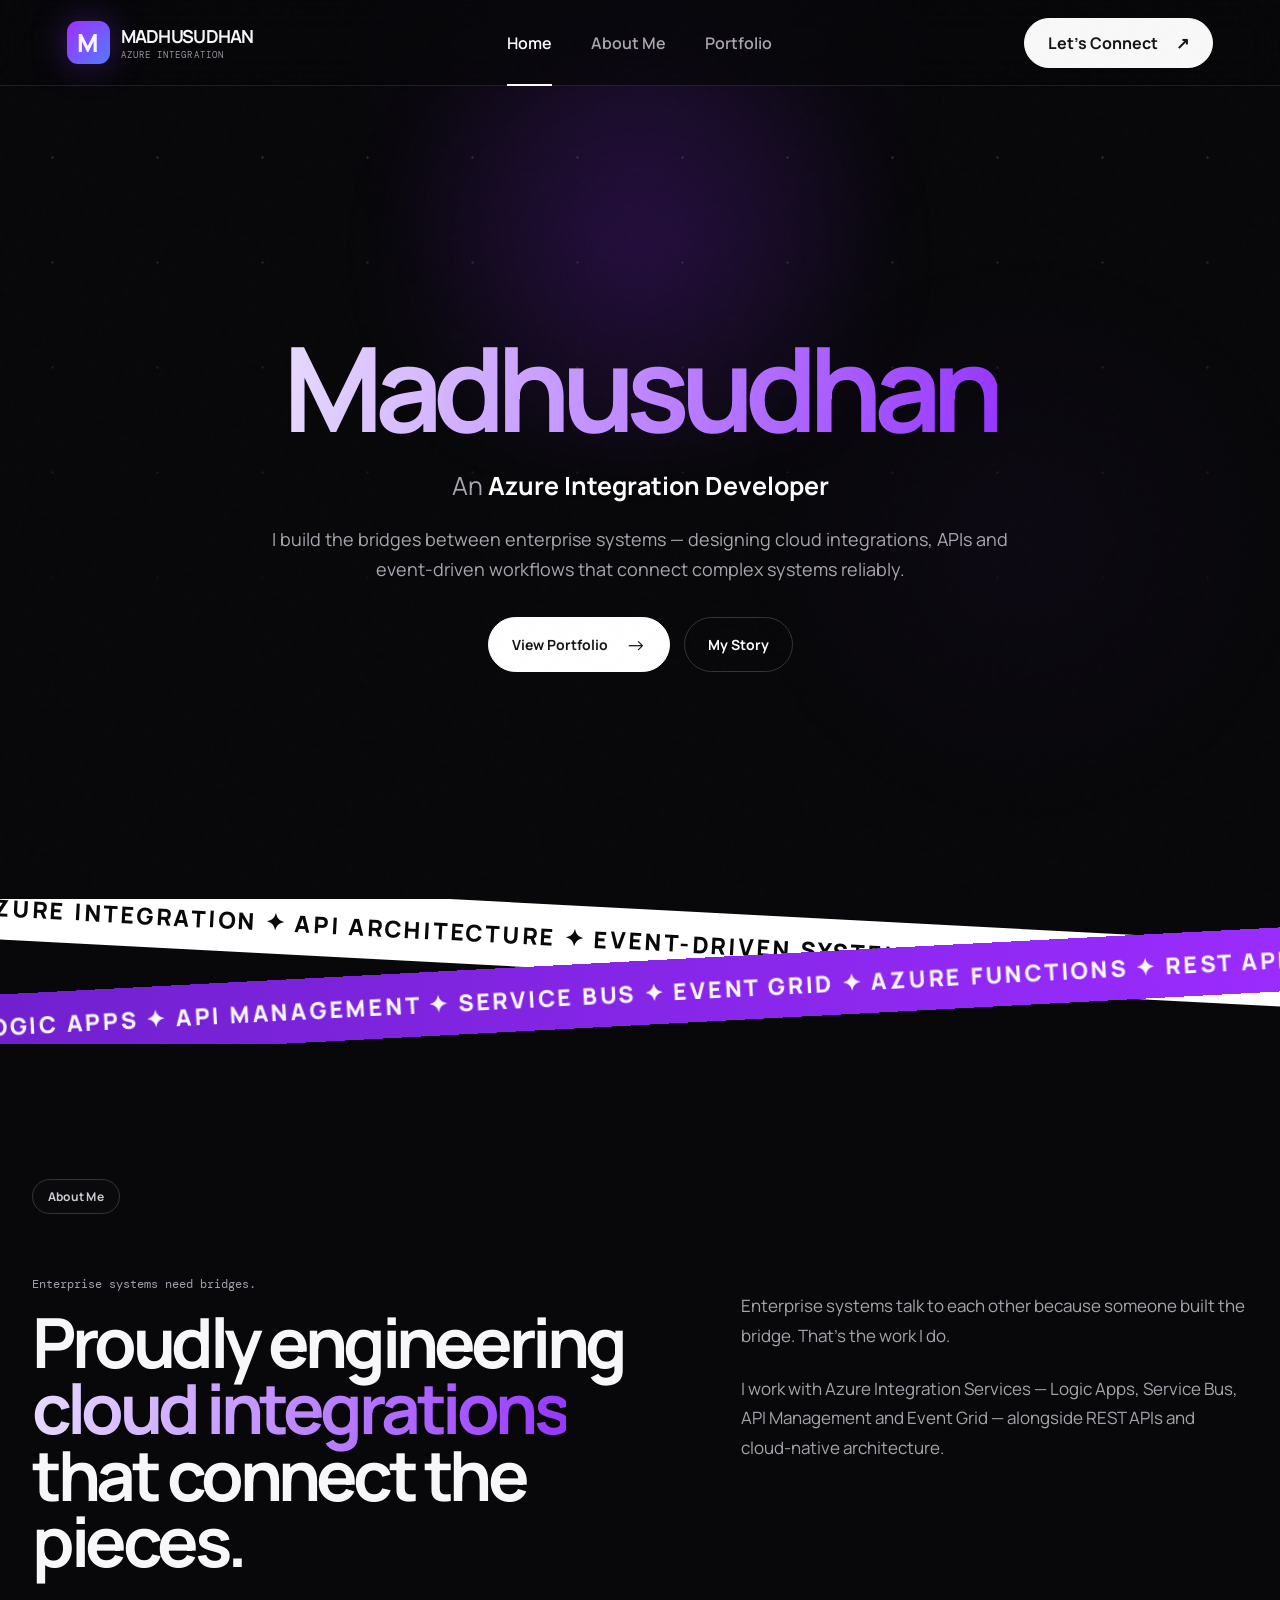
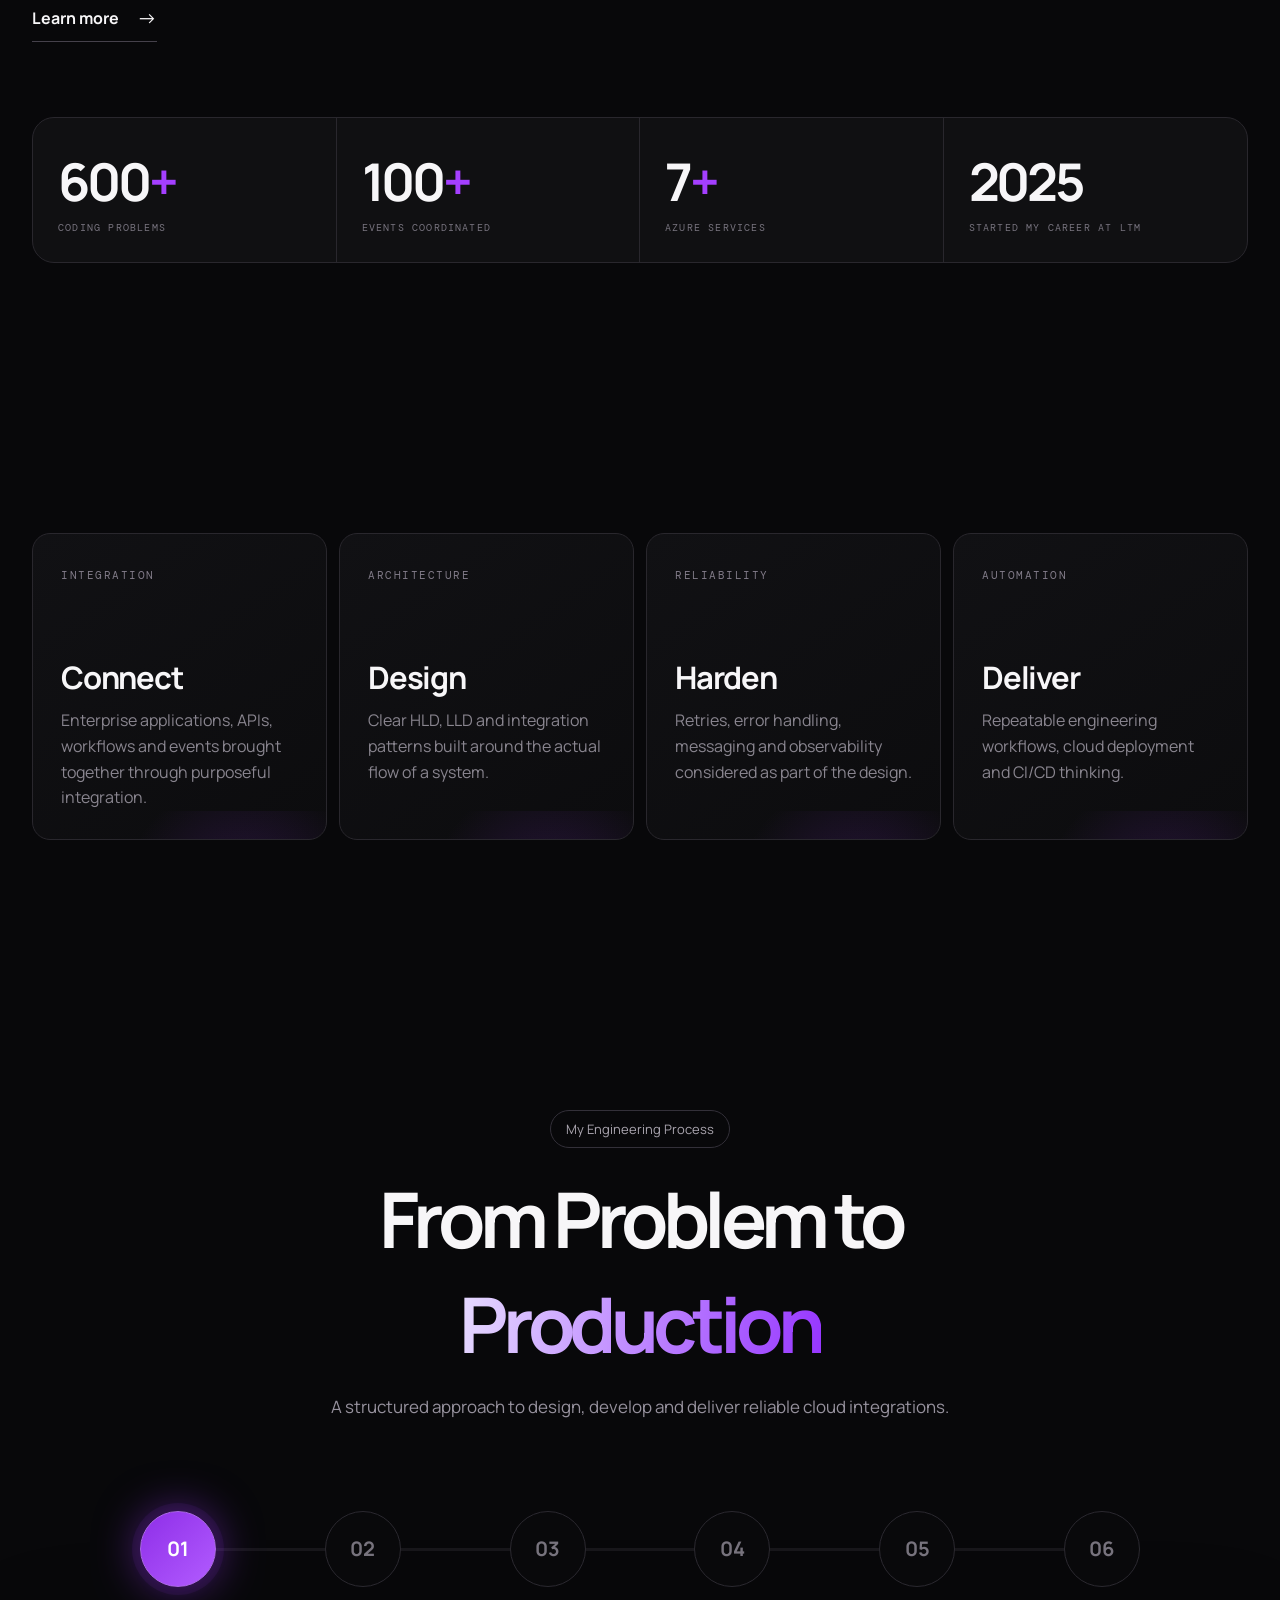
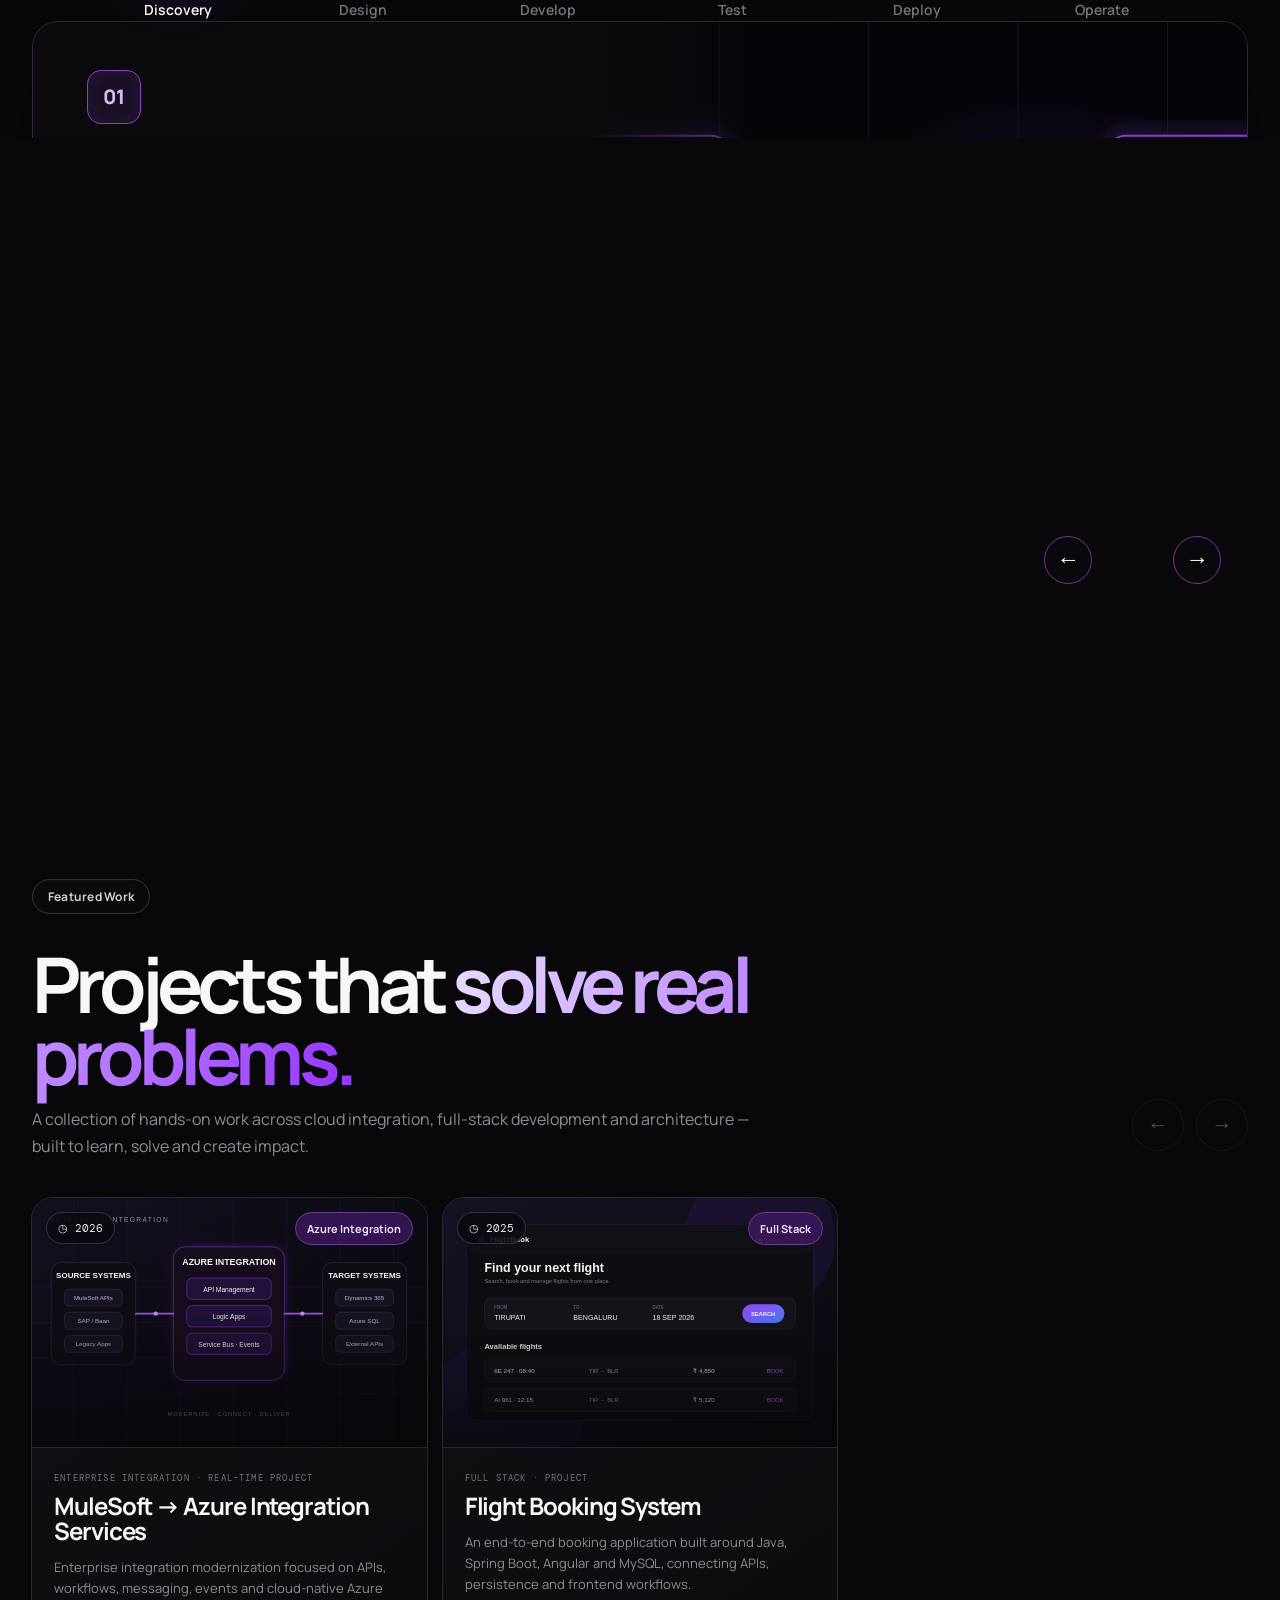
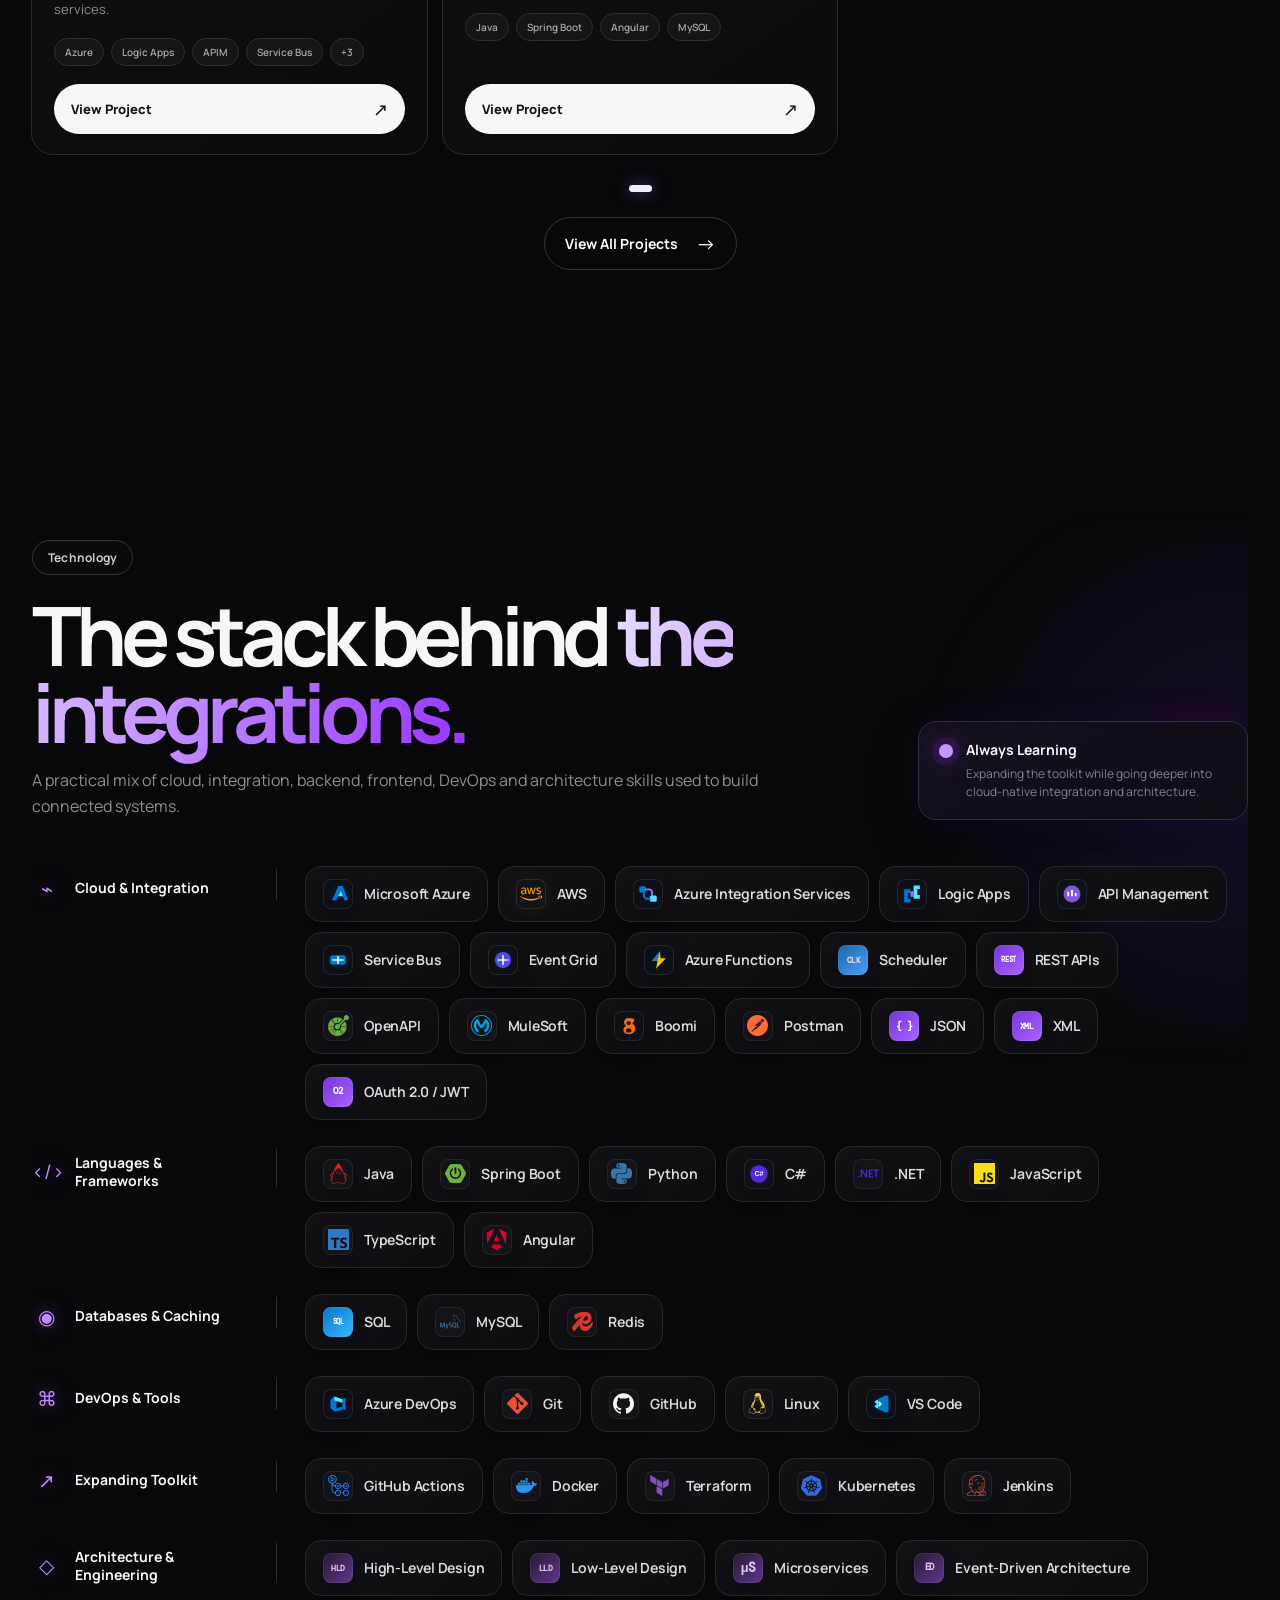
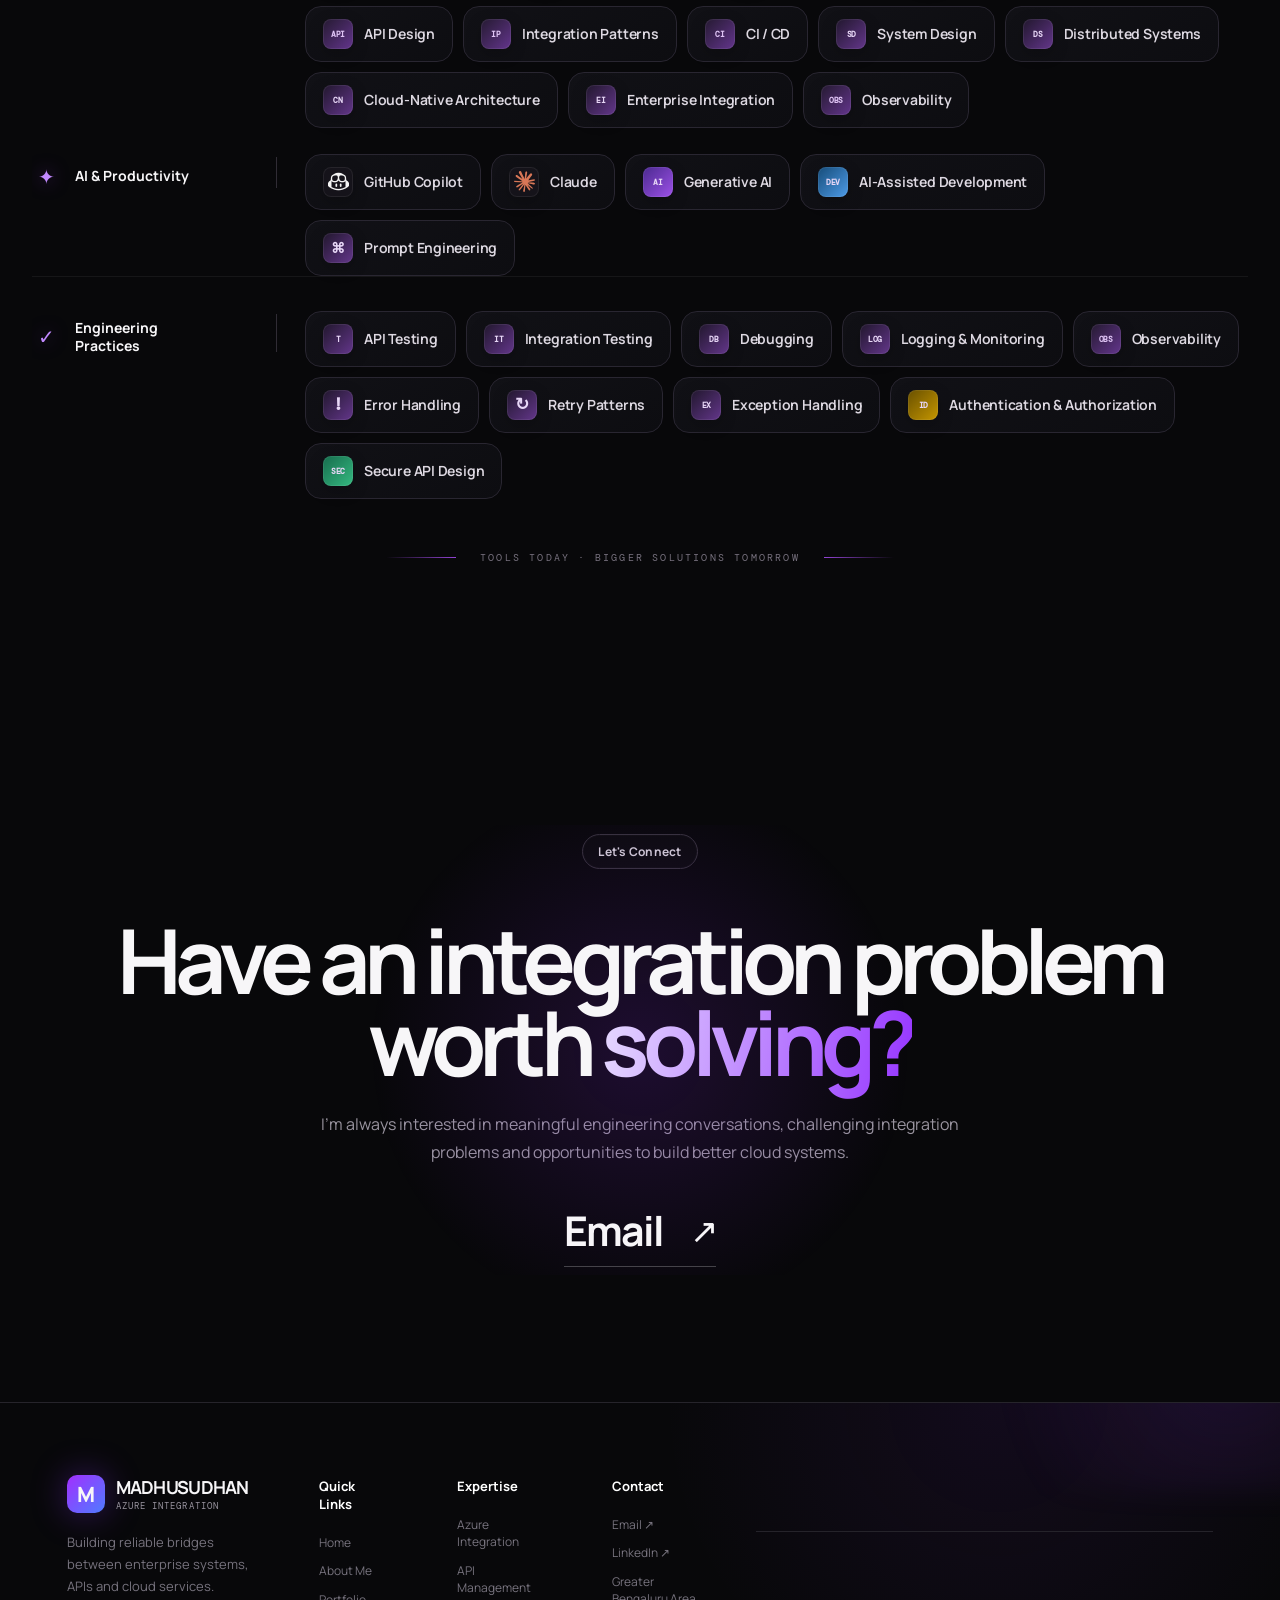
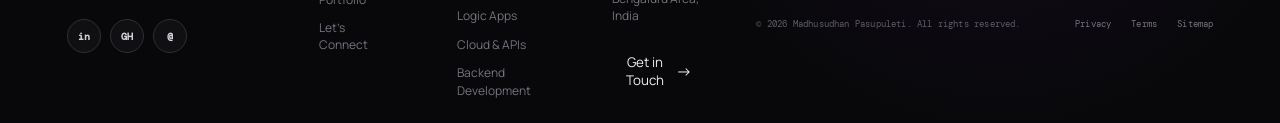
<file: index.html>
<!doctype html>
<html lang="en">
<head>
<meta charset="utf-8"><meta name="viewport" content="width=device-width,initial-scale=1">
<meta name="description" content="Madhusudhan Pasupuleti — Azure Integration Developer portfolio">
<title>Madhusudhan Pasupuleti | Azure Integration Developer</title>
<link rel="stylesheet" href="css/style.css">
</head>
<body data-page="home">
<div class="noise"></div>
<header class="nav">
  <a class="brand" href="index.html"><span class="brand-mark">M</span><span><b>MADHUSUDHAN</b><small>AZURE INTEGRATION</small></span></a>
  <button class="menu-btn" aria-label="Open menu"><span></span><span></span></button>
  <nav class="nav-links">
    <a class="active" href="index.html">Home</a><a href="about.html">About Me</a><a href="portfolio.html">Portfolio</a>
  </nav>
  <a class="nav-cta" href="#contact">Let's Connect <span>↗</span></a>
</header>

<main>
<section class="hero">
  <div class="stars"></div><div class="hero-glow"></div>
  <h1><span>Madhusudhan</span></h1>
  <p class="hero-role">An <strong>Azure Integration Developer</strong></p>
  <p class="hero-sub">I build the bridges between enterprise systems — designing cloud integrations, APIs and event-driven workflows that connect complex systems reliably.</p>
  <div class="hero-actions"><a class="btn primary" href="portfolio.html">View Portfolio <b>→</b></a><a class="btn ghost" href="about.html">My Story</a></div>
</section>

<section class="marquee-wrap" aria-hidden="true">
  <div class="marquee white"><div class="marquee-track">AZURE INTEGRATION ✦ API ARCHITECTURE ✦ EVENT-DRIVEN SYSTEMS ✦ CLOUD ENGINEERING ✦ AZURE INTEGRATION ✦ API ARCHITECTURE ✦ EVENT-DRIVEN SYSTEMS ✦ CLOUD ENGINEERING ✦</div></div>
  <div class="marquee purple"><div class="marquee-track reverse">LOGIC APPS ✦ API MANAGEMENT ✦ SERVICE BUS ✦ EVENT GRID ✦ AZURE FUNCTIONS ✦ REST APIs ✦ LOGIC APPS ✦ API MANAGEMENT ✦</div></div>
</section>

<section class="section about-preview">
  <div class="section-label">About Me</div>
  <div class="about-grid">
    <div class="about-heading"><span class="eyebrow">Enterprise systems need bridges.</span><h2>Proudly engineering <span>cloud integrations</span> that connect the pieces.</h2><a class="text-link" href="about.html">Learn more <b>→</b></a></div>
    <div class="about-copy"><p>Enterprise systems talk to each other because someone built the bridge. That's the work I do.</p><p>I work with Azure Integration Services — Logic Apps, Service Bus, API Management and Event Grid — alongside REST APIs and cloud-native architecture.</p></div>
  </div>
  <div class="stats-row">
    <div class="stat"><strong>600<span>+</span></strong><small>CODING PROBLEMS</small></div>
    <div class="stat"><strong>100<span>+</span></strong><small>EVENTS COORDINATED</small></div>
    <div class="stat"><strong>7<span>+</span></strong><small>AZURE SERVICES</small></div>
    <div class="stat"><strong>2025</strong><small>STARTED MY CAREER AT LTM</small></div>
  </div>
</section>

<section class="section principles">
  <div class="principle-grid">
    <article><small>INTEGRATION</small><h3>Connect</h3><p>Enterprise applications, APIs, workflows and events brought together through purposeful integration.</p></article>
    <article><small>ARCHITECTURE</small><h3>Design</h3><p>Clear HLD, LLD and integration patterns built around the actual flow of a system.</p></article>
    <article><small>RELIABILITY</small><h3>Harden</h3><p>Retries, error handling, messaging and observability considered as part of the design.</p></article>
    <article><small>AUTOMATION</small><h3>Deliver</h3><p>Repeatable engineering workflows, cloud deployment and CI/CD thinking.</p></article>
  </div>
</section>

<section class="section process-section">
  <div class="center-head">
    <span class="pill">My Engineering Process</span>
    <h2>From Problem to <span>Production</span></h2>
    <p>A structured approach to design, develop and deliver reliable cloud integrations.</p>
  </div>

  <div class="process-tabs" role="tablist" aria-label="Engineering process steps">
    <button class="process-tab active" data-step="0" role="tab" aria-selected="true"><span>01</span><small>Discovery</small></button>
    <button class="process-tab" data-step="1" role="tab" aria-selected="false"><span>02</span><small>Design</small></button>
    <button class="process-tab" data-step="2" role="tab" aria-selected="false"><span>03</span><small>Develop</small></button>
    <button class="process-tab" data-step="3" role="tab" aria-selected="false"><span>04</span><small>Test</small></button>
    <button class="process-tab" data-step="4" role="tab" aria-selected="false"><span>05</span><small>Deploy</small></button>
    <button class="process-tab" data-step="5" role="tab" aria-selected="false"><span>06</span><small>Operate</small></button>
  </div>
  <div class="process-line"><span></span></div>

  <div class="process-card" id="process-panel">
    <div class="process-meta">
      <div class="process-number" id="process-number">01</div>
      <span id="process-kicker">Discovery & Context</span>
      <strong id="process-title">Understand</strong>
      <p id="process-copy">Requirements, systems, dependencies and business flow. Start with clarity before implementation.</p>
      <ul id="process-list" class="process-list"></ul>
      <div class="process-outcome"><span>OUTCOME</span><strong id="process-outcome">Clear integration roadmap</strong></div>
    </div>
    <div class="process-visual">
      <img id="process-image" src="assets/process/process-01.svg" alt="Discovery and context engineering process illustration">
      <div class="process-image-glow"></div>
      <div class="process-controls">
        <button id="process-prev" type="button" aria-label="Previous process step">←</button>
        <span id="process-counter">01 / 06</span>
        <button id="process-next" type="button" aria-label="Next process step">→</button>
      </div>
    </div>
  </div>
</section>

<section class="section featured featured-projects" id="featured-work">
  <div class="featured-head">
    <div>
      <span class="section-label">Featured Work</span>
      <h2>Projects that <span>solve real problems.</span></h2>
      <p>A collection of hands-on work across cloud integration, full-stack development and architecture — built to learn, solve and create impact.</p>
    </div>
    <div class="featured-controls" aria-label="Project carousel controls">
      <button class="project-nav" id="projects-prev" type="button" aria-label="Previous projects">←</button>
      <button class="project-nav" id="projects-next" type="button" aria-label="Next projects">→</button>
    </div>
  </div>

  <div class="projects-viewport">
    <div class="projects-track" id="projects-track">
      <article class="project-card" data-project="migration">
        <div class="project-cover">
          <div class="project-year">◷ 2026</div>
          <span class="project-category">Azure Integration</span>
          <img src="assets/projects/migration.svg" alt="Azure integration migration architecture illustration" loading="lazy">
        </div>
        <div class="project-card-body">
          <div class="project-kicker">ENTERPRISE INTEGRATION · REAL-TIME PROJECT</div>
          <h3>MuleSoft → Azure Integration Services</h3>
          <p>Enterprise integration modernization focused on APIs, workflows, messaging, events and cloud-native Azure services.</p>
          <div class="project-tags"><span>Azure</span><span>Logic Apps</span><span>APIM</span><span>Service Bus</span><span>+3</span></div>
          <a class="project-view" href="portfolio.html#project-mulesoft">View Project <b>↗</b></a>
        </div>
      </article>

      <article class="project-card" data-project="flight">
        <div class="project-cover">
          <div class="project-year">◷ 2025</div>
          <span class="project-category">Full Stack</span>
          <img src="assets/projects/flight.svg" alt="Flight booking application interface illustration" loading="lazy">
        </div>
        <div class="project-card-body">
          <div class="project-kicker">FULL STACK · PROJECT</div>
          <h3>Flight Booking System</h3>
          <p>An end-to-end booking application built around Java, Spring Boot, Angular and MySQL, connecting APIs, persistence and frontend workflows.</p>
          <div class="project-tags"><span>Java</span><span>Spring Boot</span><span>Angular</span><span>MySQL</span></div>
          <a class="project-view" href="portfolio.html#project-flight">View Project <b>↗</b></a>
        </div>
      </article>

      <!--Can add more projects-->

    </div>
  </div>

  <div class="projects-footer">
    <div class="project-dots" id="project-dots" aria-label="Project carousel position"></div>
    <a class="btn ghost" href="portfolio.html">View All Projects <b>→</b></a>
  </div>
</section>
<section class="section stack-section" id="technology">
  <div class="stack-head">
    <div>
      <span class="section-label">Technology</span>
      <h2>The stack behind <span>the integrations.</span></h2>
      <p>A practical mix of cloud, integration, backend, frontend, DevOps and architecture skills used to build connected systems.</p>
    </div>
    <div class="learning-card">
      <span class="learning-dot"></span>
      <div><strong>Always Learning</strong><small>Expanding the toolkit while going deeper into cloud-native integration and architecture.</small></div>
    </div>
  </div>

  <div class="skills-groups">
    <div class="skill-group">
      <div class="skill-group-title"><span class="skill-group-icon">⌁</span><strong>Cloud &amp; Integration</strong></div>
      <div class="skill-chips">
        <div class="skill-chip"><span class="skill-icon image-icon"><img src="assets/skills/logos/azure.svg" alt="" aria-hidden="true"></span><span>Microsoft Azure</span></div>
        <div class="skill-chip"><span class="skill-icon si-aws"></span><span>AWS</span></div>
        <div class="skill-chip"><span class="skill-icon image-icon"><img src="assets/skills/logos/azure-integration.svg" alt="" aria-hidden="true"></span><span>Azure Integration Services</span></div>
        <div class="skill-chip"><span class="skill-icon image-icon"><img src="assets/skills/logos/logic-apps.svg" alt="" aria-hidden="true"></span><span>Logic Apps</span></div>
        <div class="skill-chip"><span class="skill-icon image-icon"><img src="assets/skills/logos/apim.svg" alt="" aria-hidden="true"></span><span>API Management</span></div>
        <div class="skill-chip"><span class="skill-icon image-icon"><img src="assets/skills/logos/service-bus.svg" alt="" aria-hidden="true"></span><span>Service Bus</span></div>
        <div class="skill-chip"><span class="skill-icon image-icon"><img src="assets/skills/logos/event-grid.svg" alt="" aria-hidden="true"></span><span>Event Grid</span></div>
        <div class="skill-chip"><span class="skill-icon image-icon"><img src="assets/skills/logos/azure-functions.svg" alt="" aria-hidden="true"></span><span>Azure Functions</span></div>
        <div class="skill-chip"><span class="skill-icon custom scheduler">CLK</span><span>Scheduler</span></div>
        <div class="skill-chip"><span class="skill-icon custom rest">REST</span><span>REST APIs</span></div>
        <div class="skill-chip"><span class="skill-icon si-openapiinitiative"></span><span>OpenAPI</span></div>
        <div class="skill-chip"><span class="skill-icon si-mulesoft"></span><span>MuleSoft</span></div>
        <div class="skill-chip"><span class="skill-icon image-icon"><img src="assets/skills/logos/boomi.svg" alt="" aria-hidden="true"></span><span>Boomi</span></div>
        <div class="skill-chip"><span class="skill-icon si-postman"></span><span>Postman</span></div>
        <div class="skill-chip"><span class="skill-icon custom json">{ }</span><span>JSON</span></div>
        <div class="skill-chip"><span class="skill-icon custom xml">XML</span><span>XML</span></div>
        <div class="skill-chip"><span class="skill-icon custom oauth">O2</span><span>OAuth 2.0 / JWT</span></div>
      </div>
    </div>

    <div class="skill-group">
      <div class="skill-group-title"><span class="skill-group-icon">&lt;/&gt;</span><strong>Languages &amp; Frameworks</strong></div>
      <div class="skill-chips">
        <div class="skill-chip"><span class="skill-icon si-openjdk"></span><span>Java</span></div>
        <div class="skill-chip"><span class="skill-icon si-springboot"></span><span>Spring Boot</span></div>
        <div class="skill-chip"><span class="skill-icon si-python"></span><span>Python</span></div>
        <div class="skill-chip"><span class="skill-icon image-icon"><img src="assets/skills/logos/csharp.svg" alt="" aria-hidden="true"></span><span>C#</span></div>
        <div class="skill-chip"><span class="skill-icon si-dotnet"></span><span>.NET</span></div>
        <div class="skill-chip"><span class="skill-icon si-javascript"></span><span>JavaScript</span></div>
        <div class="skill-chip"><span class="skill-icon si-typescript"></span><span>TypeScript</span></div>
        <div class="skill-chip"><span class="skill-icon si-angular"></span><span>Angular</span></div>
      </div>
    </div>

    <div class="skill-group">
      <div class="skill-group-title"><span class="skill-group-icon">◉</span><strong>Databases &amp; Caching</strong></div>
      <div class="skill-chips">
        <div class="skill-chip"><span class="skill-icon custom sql">SQL</span><span>SQL</span></div>
        <div class="skill-chip"><span class="skill-icon si-mysql"></span><span>MySQL</span></div>
        <div class="skill-chip"><span class="skill-icon si-redis"></span><span>Redis</span></div>
      </div>
    </div>

    <div class="skill-group">
      <div class="skill-group-title"><span class="skill-group-icon">⌘</span><strong>DevOps &amp; Tools</strong></div>
      <div class="skill-chips">
        <div class="skill-chip"><span class="skill-icon image-icon"><img src="assets/skills/logos/azure-devops.svg" alt="" aria-hidden="true"></span><span>Azure DevOps</span></div>
        <div class="skill-chip"><span class="skill-icon si-git"></span><span>Git</span></div>
        <div class="skill-chip"><span class="skill-icon si-github"></span><span>GitHub</span></div>
        <div class="skill-chip"><span class="skill-icon si-linux"></span><span>Linux</span></div>
        <div class="skill-chip"><span class="skill-icon image-icon"><img src="assets/skills/logos/vscode.svg" alt="" aria-hidden="true"></span><span>VS Code</span></div>

      </div>
    </div>

    <div class="skill-group">
      <div class="skill-group-title"><span class="skill-group-icon">↗</span><strong>Expanding Toolkit</strong></div>
      <div class="skill-chips">
        <div class="skill-chip"><span class="skill-icon si-githubactions"></span><span>GitHub Actions</span></div>
        <div class="skill-chip"><span class="skill-icon si-docker"></span><span>Docker</span></div>
        <div class="skill-chip"><span class="skill-icon si-terraform"></span><span>Terraform</span></div>
        <div class="skill-chip"><span class="skill-icon si-kubernetes"></span><span>Kubernetes</span></div>
        <div class="skill-chip"><span class="skill-icon si-jenkins"></span><span>Jenkins</span></div>
      </div>
    </div>

    <div class="skill-group">
      <div class="skill-group-title"><span class="skill-group-icon">◇</span><strong>Architecture &amp; Engineering</strong></div>
      <div class="skill-chips">
        <div class="skill-chip"><span class="skill-icon custom hld">HLD</span><span>High-Level Design</span></div>
        <div class="skill-chip"><span class="skill-icon custom lld">LLD</span><span>Low-Level Design</span></div>
        <div class="skill-chip"><span class="skill-icon custom micro">μS</span><span>Microservices</span></div>
        <div class="skill-chip"><span class="skill-icon custom eventarch">ED</span><span>Event-Driven Architecture</span></div>
        <div class="skill-chip"><span class="skill-icon custom api">API</span><span>API Design</span></div>
        <div class="skill-chip"><span class="skill-icon custom patterns">IP</span><span>Integration Patterns</span></div>
        <div class="skill-chip"><span class="skill-icon custom cicd">CI</span><span>CI / CD</span></div>
        <div class="skill-chip"><span class="skill-icon custom systemdesign">SD</span><span>System Design</span></div>
        <div class="skill-chip"><span class="skill-icon custom distributed">DS</span><span>Distributed Systems</span></div>
        <div class="skill-chip"><span class="skill-icon custom cloudnative">CN</span><span>Cloud-Native Architecture</span></div>
        <div class="skill-chip"><span class="skill-icon custom enterprise">EI</span><span>Enterprise Integration</span></div>
        <div class="skill-chip"><span class="skill-icon custom obs">OBS</span><span>Observability</span></div>
      </div>
    </div>

    <div class="skill-group">
      <div class="skill-group-title"><span class="skill-group-icon">✦</span><strong>AI &amp; Productivity</strong></div>
      <div class="skill-chips">
        <div class="skill-chip"><span class="skill-icon si-githubcopilot"></span><span>GitHub Copilot</span></div>
        <div class="skill-chip"><span class="skill-icon si-claude"></span><span>Claude</span></div>
        <div class="skill-chip"><span class="skill-icon custom genai">AI</span><span>Generative AI</span></div>
        <div class="skill-chip"><span class="skill-icon custom aidev">DEV</span><span>AI-Assisted Development</span></div>
        <div class="skill-chip"><span class="skill-icon custom prompt">⌘</span><span>Prompt Engineering</span></div>
      </div>
    </div>
  </div>

  <div class="skill-group engineering-practices">
    <div class="skill-group-title"><span class="skill-group-icon">✓</span><strong>Engineering Practices</strong></div>
    <div class="skill-chips">
      <div class="skill-chip"><span class="skill-icon custom testing">T</span><span>API Testing</span></div>
      <div class="skill-chip"><span class="skill-icon custom inttesting">IT</span><span>Integration Testing</span></div>
      <div class="skill-chip"><span class="skill-icon custom debug">DB</span><span>Debugging</span></div>
      <div class="skill-chip"><span class="skill-icon custom logging">LOG</span><span>Logging &amp; Monitoring</span></div>
      <div class="skill-chip"><span class="skill-icon custom obs">OBS</span><span>Observability</span></div>
      <div class="skill-chip"><span class="skill-icon custom error">!</span><span>Error Handling</span></div>
      <div class="skill-chip"><span class="skill-icon custom retry">↻</span><span>Retry Patterns</span></div>
      <div class="skill-chip"><span class="skill-icon custom exception">EX</span><span>Exception Handling</span></div>
      <div class="skill-chip"><span class="skill-icon custom auth">ID</span><span>Authentication &amp; Authorization</span></div>
      <div class="skill-chip"><span class="skill-icon custom secure">SEC</span><span>Secure API Design</span></div>
    </div>
  </div>
  <div class="stack-foot"><span></span><small>TOOLS TODAY · BIGGER SOLUTIONS TOMORROW</small><span></span></div>
</section>

<section id="contact" class="section contact-section">
  <div class="contact-glow"></div><span class="section-label">Let's Connect</span>
  <h2>Have an integration problem<br>worth <span>solving?</span></h2>
  <p>I'm always interested in meaningful engineering conversations, challenging integration problems and opportunities to build better cloud systems.</p>
  <button class="big-mail action-link" type="button" data-action="email">Email <b>↗</b></button>
</section>
</main>
<footer class="site-footer">
  <div class="footer-inner">
    <div class="footer-brand-col">
      <a class="brand footer-brand" href="index.html">
        <span class="brand-mark">M</span>
        <span><b>MADHUSUDHAN</b><small>AZURE INTEGRATION</small></span>
      </a>
      <p>Building reliable bridges between enterprise systems, APIs and cloud services.</p>
      <div class="footer-socials" aria-label="Social links">
        <button type="button" data-action="linkedin" aria-label="LinkedIn">in</button>
        <button type="button" data-action="github" aria-label="GitHub">GH</button>
        <button type="button" data-action="email" aria-label="Email">@</button>
      </div>
    </div>

    <div class="footer-col">
      <h4>Quick Links</h4>
      <a href="index.html">Home</a>
      <a href="about.html">About Me</a>
      <a href="portfolio.html">Portfolio</a>
      <a href="index.html#contact">Let's Connect</a>
    </div>

    <div class="footer-col">
      <h4>Expertise</h4>
      <a href="index.html#technology">Azure Integration</a>
      <a href="index.html#technology">API Management</a>
      <a href="index.html#technology">Logic Apps</a>
      <a href="index.html#technology">Cloud & APIs</a>
      <a href="index.html#technology">Backend Development</a>
    </div>

    <div class="footer-col footer-contact-col">
      <h4>Contact</h4>
      <button class="footer-action" type="button" data-action="email">Email ↗</button>
      <button class="footer-action" type="button" data-action="linkedin">LinkedIn ↗</button>
      <span>Greater Bengaluru Area, India</span>
      <button class="footer-contact-btn" type="button" data-action="email">Get in Touch <b>→</b></button>
    </div>
  </div>

  <div class="footer-bottom">
    <span>© 2026 Madhusudhan Pasupuleti. All rights reserved.</span>
    <div>
      <a href="index.html">Privacy</a>
      <a href="index.html">Terms</a>
      <a href="index.html">Sitemap</a>
    </div>
  </div>
</footer>
<script src="js/main.js"></script>
</body></html>
</file>
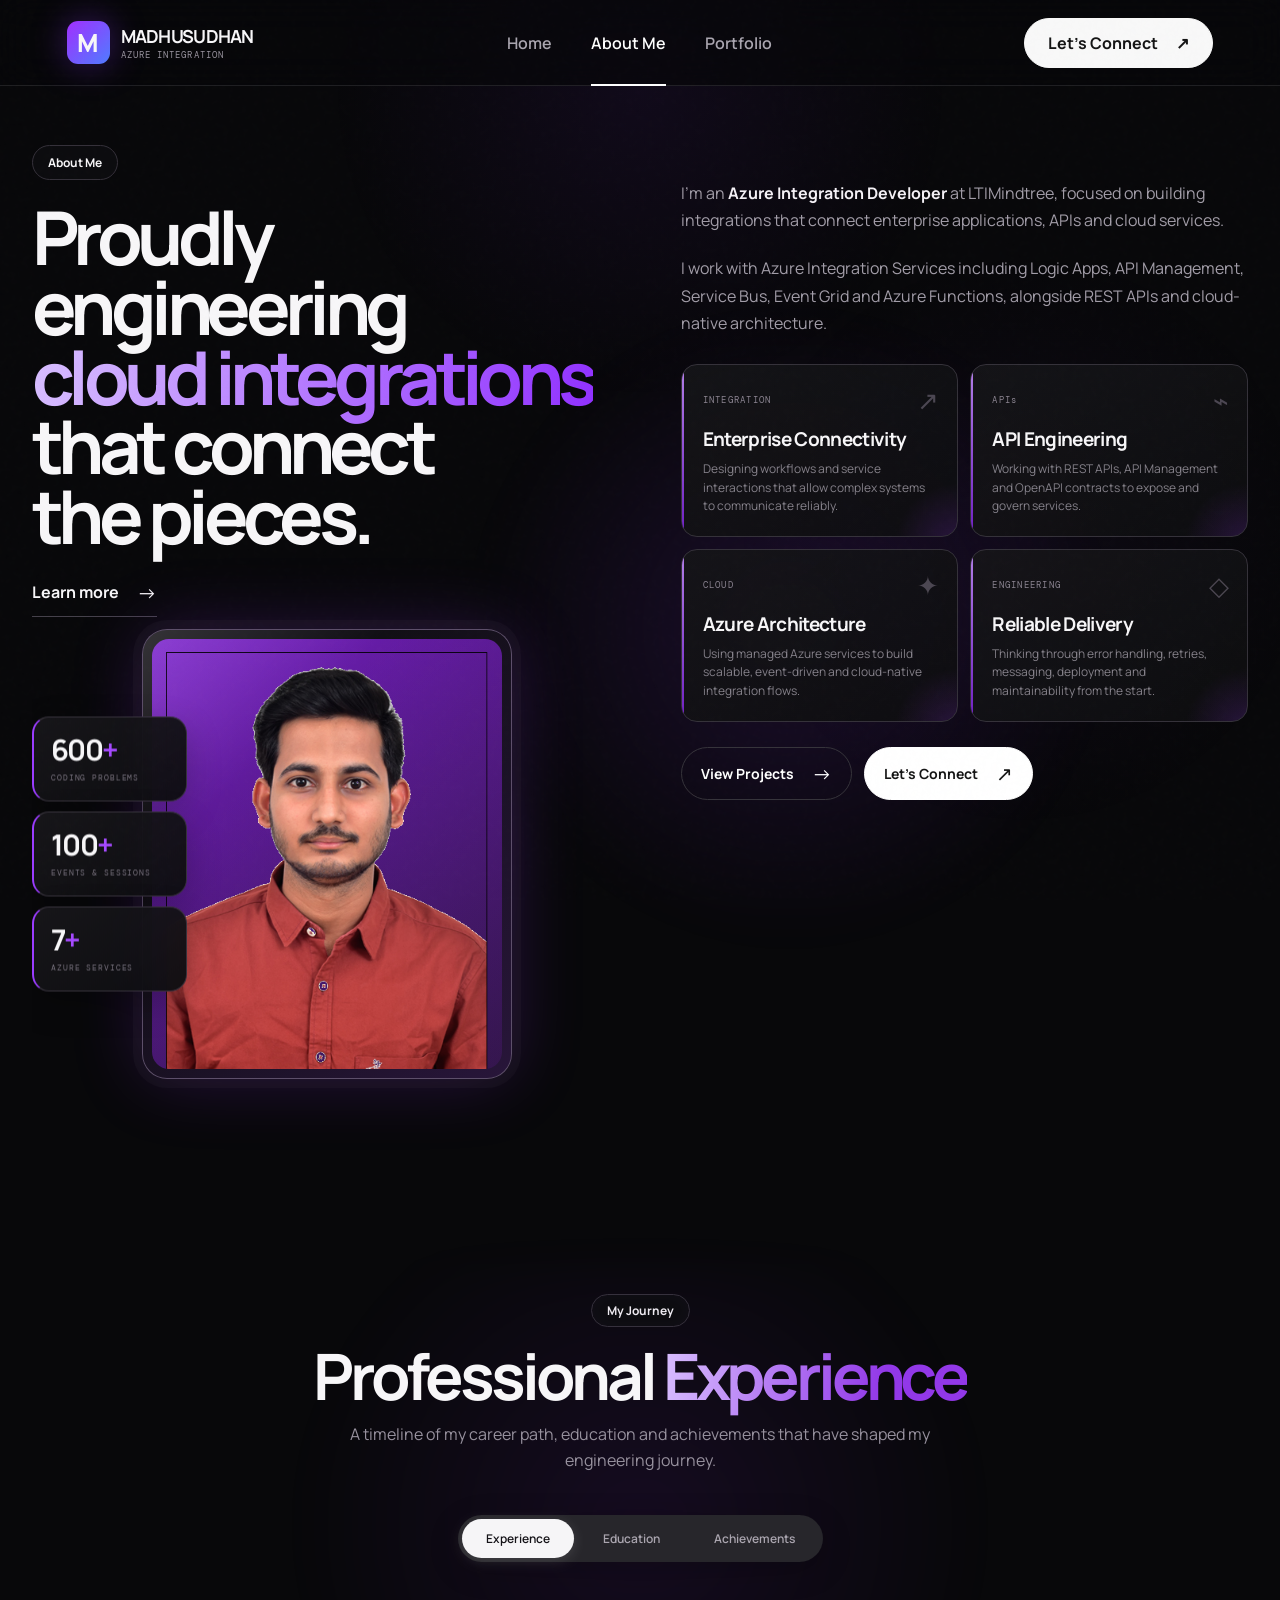
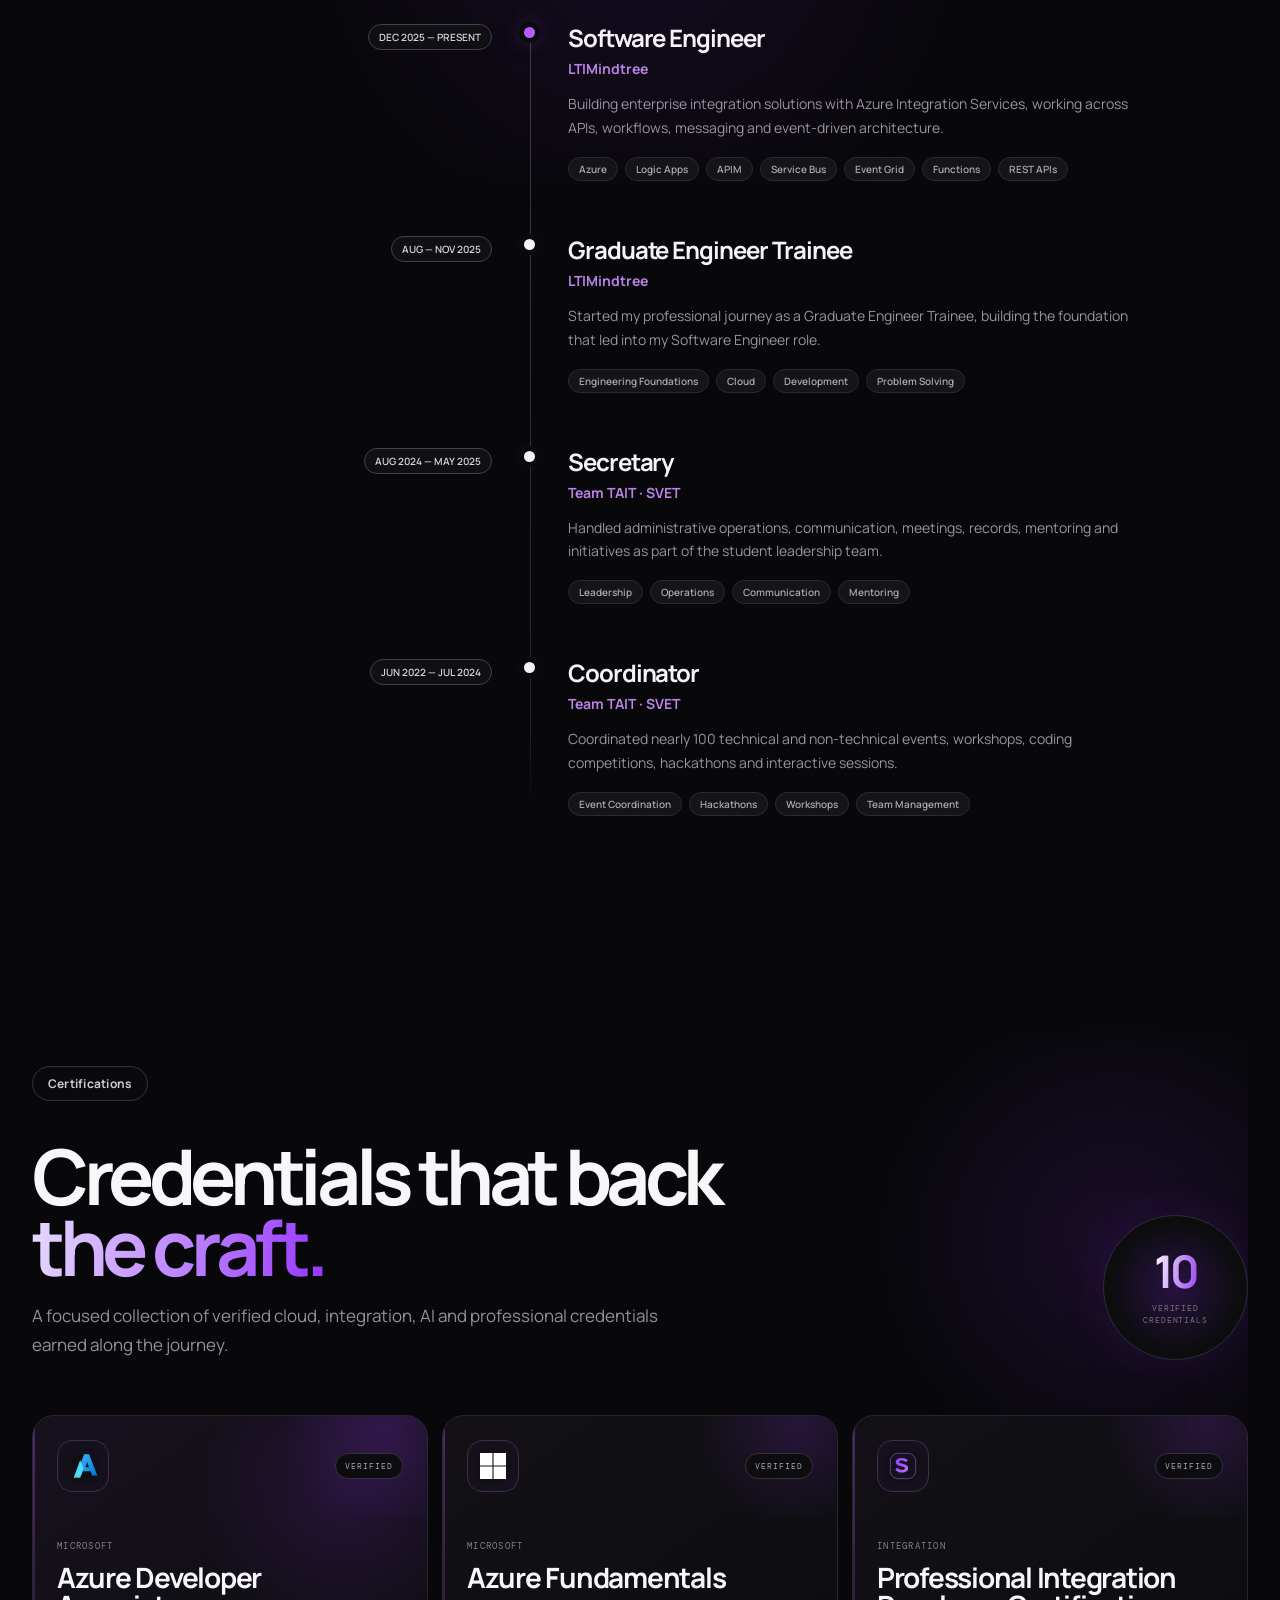
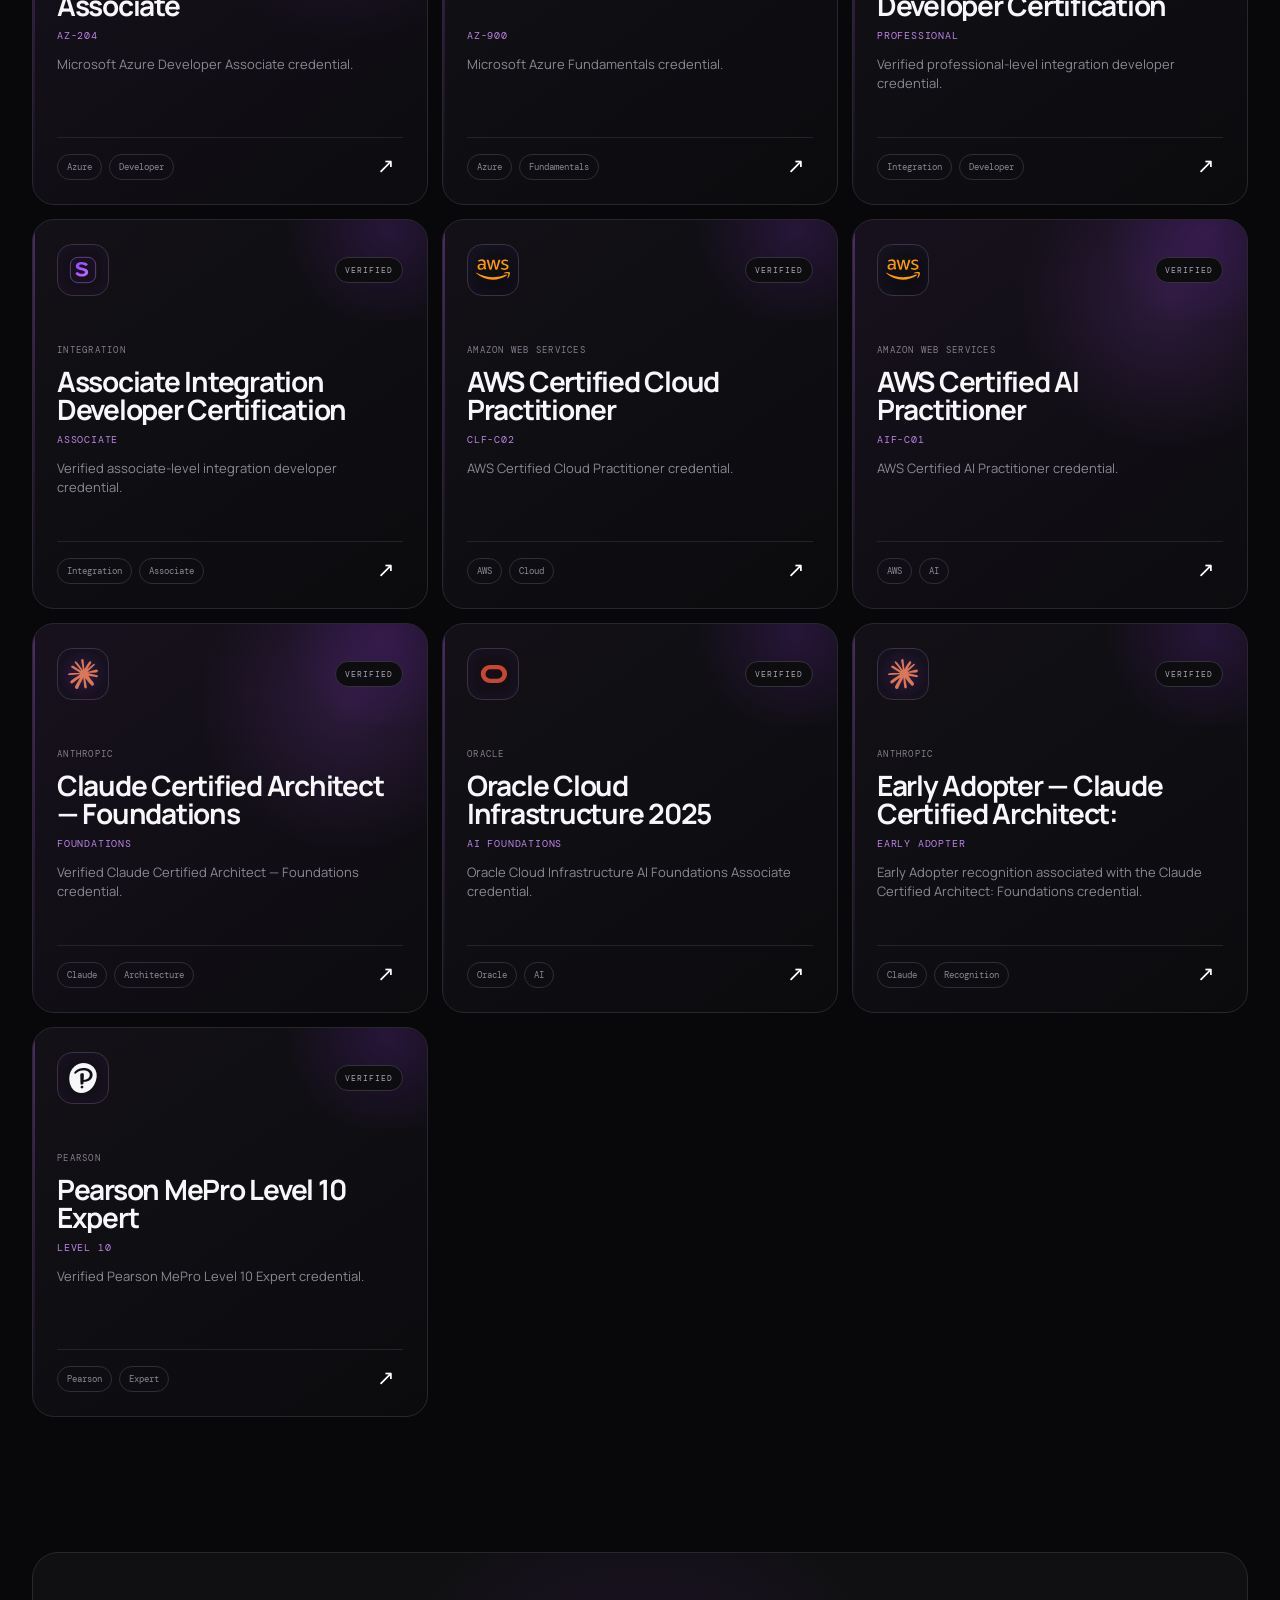
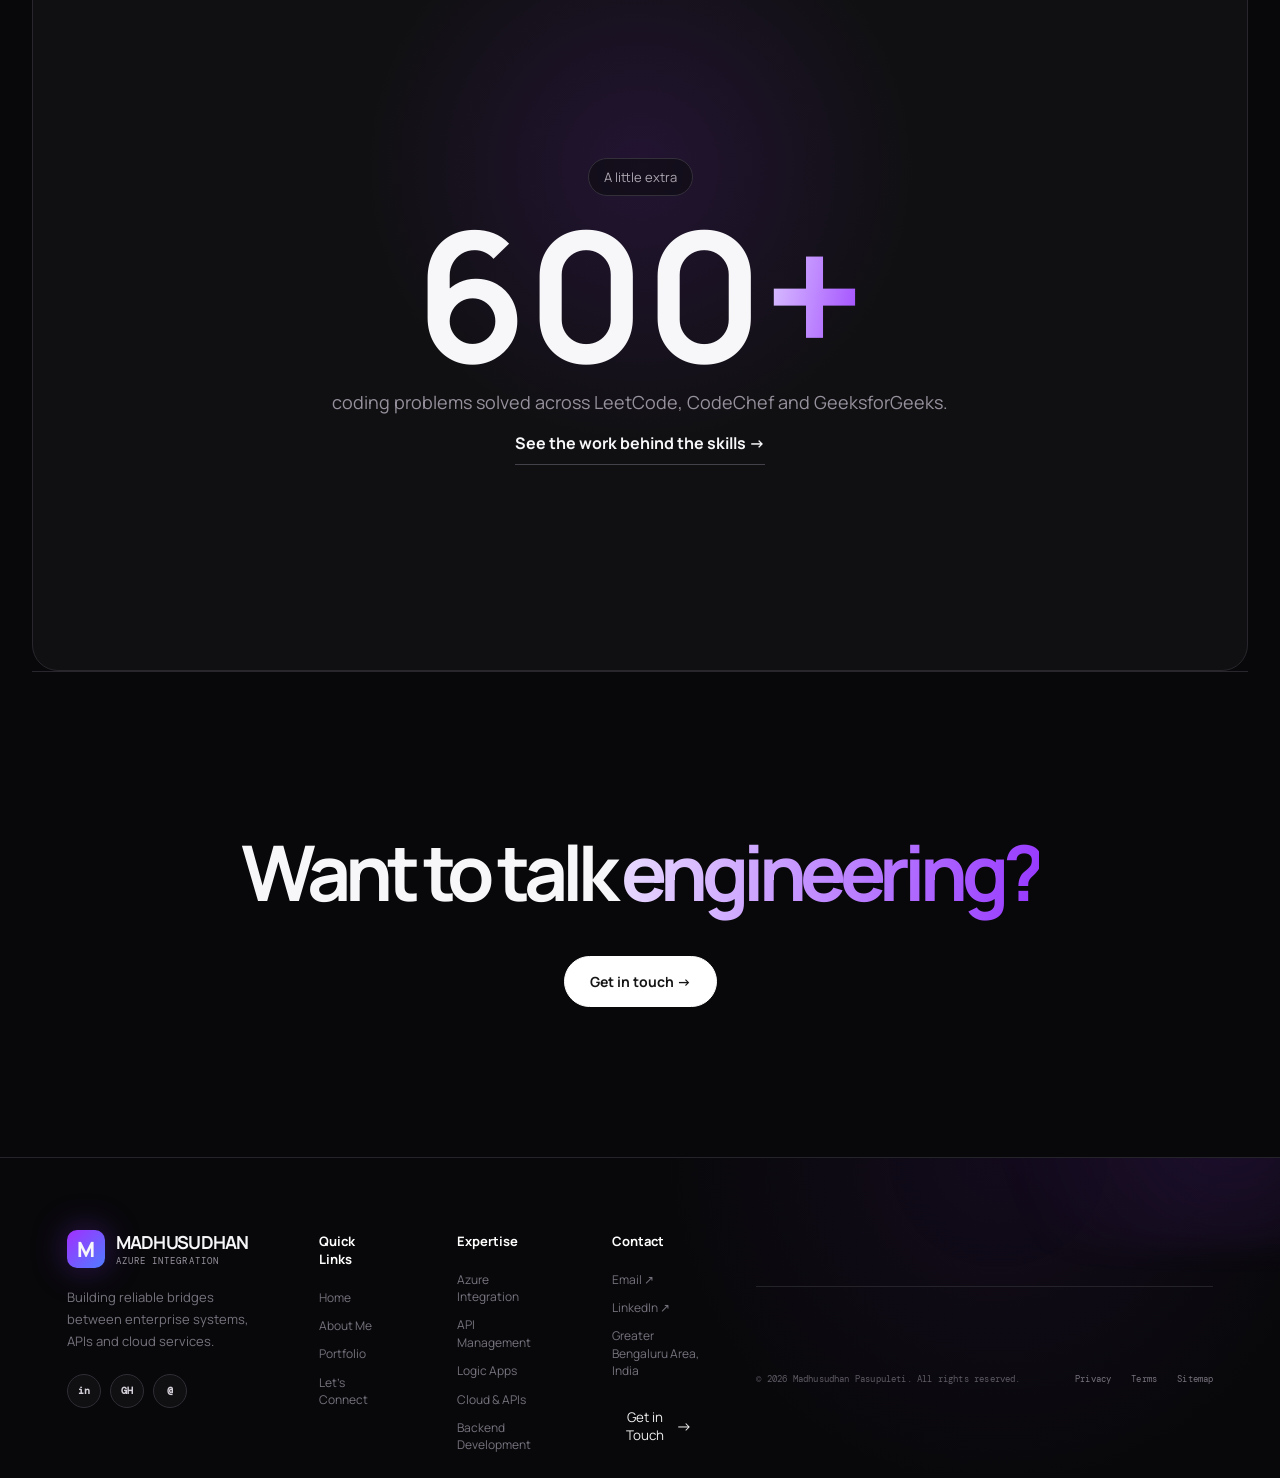
<file: about.html>
<!doctype html>
<html lang="en">
<head>
<meta charset="utf-8">
<meta name="viewport" content="width=device-width,initial-scale=1">
<meta name="description" content="About Madhusudhan Pasupuleti — Azure Integration Developer">
<title>About Me | Madhusudhan Pasupuleti</title>
<link rel="stylesheet" href="css/style.css">
</head>
<body data-page="about">
<div class="noise"></div>
<header class="nav">
  <a class="brand" href="index.html"><span class="brand-mark">M</span><span><b>MADHUSUDHAN</b><small>AZURE INTEGRATION</small></span></a>
  <button class="menu-btn" aria-label="Open menu"><span></span><span></span></button>
  <nav class="nav-links"><a href="index.html">Home</a><a class="active" href="about.html">About Me</a><a href="portfolio.html">Portfolio</a></nav>
  <a class="nav-cta" href="index.html#contact">Let's Connect <span>↗</span></a>
</header>

<main>
<section class="about-showcase section">
  <div class="about-showcase-grid">
    <div class="about-visual-column">
      <div class="about-section-pill">About Me</div>
      <h1>Proudly engineering<br><span>cloud integrations</span><br>that connect<br>the pieces.</h1>
      <a class="text-link about-learn" href="#experience">Learn more <b>→</b></a>

      <div class="about-photo-stage">
        <div class="photo-glow"></div>
        <div class="about-metrics">
          <div class="metric-card"><strong>600<span>+</span></strong><small>CODING PROBLEMS</small></div>
          <div class="metric-card"><strong>100<span>+</span></strong><small>EVENTS & SESSIONS</small></div>
          <div class="metric-card"><strong>7<span>+</span></strong><small>AZURE SERVICES</small></div>
        </div>
        <div class="profile-frame">
          <div class="profile-frame-inner"><img src="profile.png" alt="Madhusudhan Pasupuleti"></div>
        </div>
      </div>
    </div>

    <div class="about-content-column">
      <div class="about-intro">
        <p>I’m an <strong>Azure Integration Developer</strong> at LTIMindtree, focused on building integrations that connect enterprise applications, APIs and cloud services.</p>
        <p>I work with Azure Integration Services including Logic Apps, API Management, Service Bus, Event Grid and Azure Functions, alongside REST APIs and cloud-native architecture.</p>
      </div>

      <div class="about-capabilities">
        <article><small>INTEGRATION</small><h3>Enterprise Connectivity</h3><p>Designing workflows and service interactions that allow complex systems to communicate reliably.</p><span class="cap-icon">↗</span></article>
        <article><small>APIs</small><h3>API Engineering</h3><p>Working with REST APIs, API Management and OpenAPI contracts to expose and govern services.</p><span class="cap-icon">⌁</span></article>
        <article><small>CLOUD</small><h3>Azure Architecture</h3><p>Using managed Azure services to build scalable, event-driven and cloud-native integration flows.</p><span class="cap-icon">✦</span></article>
        <article><small>ENGINEERING</small><h3>Reliable Delivery</h3><p>Thinking through error handling, retries, messaging, deployment and maintainability from the start.</p><span class="cap-icon">◇</span></article>
      </div>

      <div class="about-actions"><a class="btn ghost" href="portfolio.html">View Projects <b>→</b></a><a class="btn primary" href="index.html#contact">Let's Connect <b>↗</b></a></div>
    </div>
  </div>
</section>

<section id="experience" class="section journey-section">
  <div class="journey-head">
    <span class="journey-pill">My Journey</span>
    <h2>Professional <span>Experience</span></h2>
    <p>A timeline of my career path, education and achievements that have shaped my engineering journey.</p>
  </div>

  <div class="journey-tabs" role="tablist" aria-label="My journey">
    <button class="journey-tab active" type="button" role="tab" aria-selected="true" data-journey="experience">Experience</button>
    <button class="journey-tab" type="button" role="tab" aria-selected="false" data-journey="education">Education</button>
    <button class="journey-tab" type="button" role="tab" aria-selected="false" data-journey="achievements">Achievements</button>
  </div>

  <div class="journey-panel active" data-panel="experience">
    <div class="journey-timeline">
      <article class="journey-item">
        <div class="journey-side"><span class="journey-date">DEC 2025 — PRESENT</span><div class="journey-node"></div></div>
        <div class="journey-main">
          <h3>Software Engineer</h3><h4>LTIMindtree</h4>
          <p>Building enterprise integration solutions with Azure Integration Services, working across APIs, workflows, messaging and event-driven architecture.</p>
          <div class="journey-tags"><span>Azure</span><span>Logic Apps</span><span>APIM</span><span>Service Bus</span><span>Event Grid</span><span>Functions</span><span>REST APIs</span></div>
        </div>
      </article>
      <article class="journey-item">
        <div class="journey-side"><span class="journey-date">AUG — NOV 2025</span><div class="journey-node"></div></div>
        <div class="journey-main">
          <h3>Graduate Engineer Trainee</h3><h4>LTIMindtree</h4>
          <p>Started my professional journey as a Graduate Engineer Trainee, building the foundation that led into my Software Engineer role.</p>
          <div class="journey-tags"><span>Engineering Foundations</span><span>Cloud</span><span>Development</span><span>Problem Solving</span></div>
        </div>
      </article>
      <article class="journey-item">
        <div class="journey-side"><span class="journey-date">AUG 2024 — MAY 2025</span><div class="journey-node"></div></div>
        <div class="journey-main">
          <h3>Secretary</h3><h4>Team TAIT · SVET</h4>
          <p>Handled administrative operations, communication, meetings, records, mentoring and initiatives as part of the student leadership team.</p>
          <div class="journey-tags"><span>Leadership</span><span>Operations</span><span>Communication</span><span>Mentoring</span></div>
        </div>
      </article>
      <article class="journey-item">
        <div class="journey-side"><span class="journey-date">JUN 2022 — JUL 2024</span><div class="journey-node"></div></div>
        <div class="journey-main">
          <h3>Coordinator</h3><h4>Team TAIT · SVET</h4>
          <p>Coordinated nearly 100 technical and non-technical events, workshops, coding competitions, hackathons and interactive sessions.</p>
          <div class="journey-tags"><span>Event Coordination</span><span>Hackathons</span><span>Workshops</span><span>Team Management</span></div>
        </div>
      </article>
    </div>
  </div>

  <div class="journey-panel" data-panel="education" hidden>
    <div class="journey-timeline">
      <article class="journey-item">
        <div class="journey-side"><span class="journey-date">DEC 2021 — MAY 2025</span><div class="journey-node"></div></div>
        <div class="journey-main">
          <h3>B.Tech — Information Technology</h3><h4>Sree Vidyanikethan Education Trust · Tirupati</h4>
          <p>Built a foundation across software development, programming, databases, cloud technologies and computer science fundamentals.</p>
          <div class="journey-tags"><span>Information Technology</span><span>Software Development</span><span>Cloud</span><span>Programming</span></div>
        </div>
      </article>
      <article class="journey-item">
        <div class="journey-side"><span class="journey-date">JUNE 2021</span><div class="journey-node"></div></div>
        <div class="journey-main">
          <h3>Intermediate — MPC</h3><h4>Sri Gayatri Junior College</h4>
          <p>Completed intermediate education with Mathematics, Physics and Chemistry.</p>
          <div class="journey-tags"><span>MPC</span><span>Mathematics</span><span>Physics</span><span>Chemistry</span></div>
        </div>
      </article>
      <article class="journey-item">
        <div class="journey-side"><span class="journey-date">JUNE 2019</span><div class="journey-node"></div></div>
        <div class="journey-main">
          <h3>SSC</h3><h4>Sri Baba Vidyanikethan High School</h4>
          <p>Completed secondary school education and began the academic path toward technology.</p>
          <div class="journey-tags"><span>SSC</span><span>Foundation</span></div>
        </div>
      </article>
    </div>
  </div>

  <div class="journey-panel" data-panel="achievements" hidden>
    <div class="achievement-grid">
      <article class="achievement-card featured-achievement">
        <div class="achievement-art ai-art"><span>AI</span><i>✦</i><b>CHAMPION</b></div>
        <div class="achievement-card-body"><span class="achievement-date">JUNE 2026</span><h3>AI Champion</h3><p>Recognized through the AI.O Excellence Awards at LTIMindtree for contributing to AI adoption and enablement.</p><div class="journey-tags"><span>AI</span><span>Enablement</span><span>Recognition</span></div></div>
      </article>
      <article class="achievement-card">
        <div class="achievement-art coding-art"><strong>600<span>+</span></strong><small>PROBLEMS</small><div class="code-lines"><i></i><i></i><i></i></div></div>
        <div class="achievement-card-body"><span class="achievement-date">ONGOING</span><h3>600+ Coding Problems</h3><p>Consistent problem-solving practice across LeetCode, CodeChef and GeeksforGeeks.</p><div class="journey-tags"><span>LeetCode</span><span>CodeChef</span><span>GFG</span></div></div>
      </article>
      <article class="achievement-card">
        <div class="achievement-art architecture-art"><span>ARCH</span><b>FOUNDATIONS</b><i>⌁</i></div>
        <div class="achievement-card-body"><span class="achievement-date">2026</span><h3>Claude Certified Architect</h3><p>Completed the Claude Certified Architect — Foundations certification and received Early Adopter recognition.</p><div class="journey-tags"><span>Claude</span><span>AI</span><span>Architecture</span></div></div>
      </article>
      <article class="achievement-card">
        <div class="achievement-art leadership-art"><strong>100</strong><small>EVENTS</small><div class="leadership-orbit"></div></div>
        <div class="achievement-card-body"><span class="achievement-date">2022 — 2025</span><h3>100+ Events Coordinated</h3><p>Coordinated technical and non-technical events, workshops, coding competitions and hackathons through Team TAIT.</p><div class="journey-tags"><span>Leadership</span><span>Events</span><span>Coordination</span></div></div>
      </article>
    </div>
  </div>
</section>

<section class="section certifications-section" id="certifications">
  <div class="certifications-head">
    <div>
      <div class="section-label">Certifications</div>
      <h2>Credentials that back<br><span>the craft.</span></h2>
      <p>A focused collection of verified cloud, integration, AI and professional credentials earned along the journey.</p>
    </div>
    <div class="cert-count"><strong>10</strong><span>VERIFIED<br>CREDENTIALS</span></div>
  </div>

  <div class="certification-grid">
    <article tabindex="0" class="certification-card cert-featured" data-cert-url="https://learn.microsoft.com/en-gb/users/madhusudhan-1236/credentials/babff33a65106a55">
      <div class="cert-top"><div class="cert-icon"><img src="assets/certifications/azure.svg" alt="Microsoft Azure logo"></div><span class="cert-status">VERIFIED</span></div>
      <div class="cert-body"><small>MICROSOFT</small><h3>Azure Developer Associate</h3><span class="cert-code">AZ-204</span><p>Microsoft Azure Developer Associate credential.</p></div>
      <div class="cert-footer"><span>Azure</span><span>Developer</span><button class="cert-view" type="button" data-cert-url="https://learn.microsoft.com/en-gb/users/madhusudhan-1236/credentials/babff33a65106a55" aria-label="Open Azure Developer Associate credential">↗</button></div>
    </article>

    <article tabindex="0" class="certification-card" data-cert-url="https://learn.microsoft.com/en-gb/users/madhusudhan-1236/credentials/eacec0fed5226cfc">
      <div class="cert-top"><div class="cert-icon"><img src="assets/certifications/microsoft.svg" alt="Microsoft logo"></div><span class="cert-status">VERIFIED</span></div>
      <div class="cert-body"><small>MICROSOFT</small><h3>Azure Fundamentals</h3><span class="cert-code">AZ-900</span><p>Microsoft Azure Fundamentals credential.</p></div>
      <div class="cert-footer"><span>Azure</span><span>Fundamentals</span><button class="cert-view" type="button" data-cert-url="https://learn.microsoft.com/en-gb/users/madhusudhan-1236/credentials/eacec0fed5226cfc" aria-label="Open Azure Fundamentals credential">↗</button></div>
    </article>

    <article tabindex="0" class="certification-card" data-cert-url="https://verify.skilljar.com/c/5jbj8xvj3u4z">
      <div class="cert-top"><div class="cert-icon"><img src="assets/certifications/skilljar.svg" alt="Skilljar credential logo"></div><span class="cert-status">VERIFIED</span></div>
      <div class="cert-body"><small>INTEGRATION</small><h3>Professional Integration Developer Certification</h3><span class="cert-code">PROFESSIONAL</span><p>Verified professional-level integration developer credential.</p></div>
      <div class="cert-footer"><span>Integration</span><span>Developer</span><button class="cert-view" type="button" data-cert-url="https://verify.skilljar.com/c/5jbj8xvj3u4z" aria-label="Open Professional Integration Developer credential">↗</button></div>
    </article>

    <article tabindex="0" class="certification-card" data-cert-url="https://verify.skilljar.com/c/m28rvz8n6oc9">
      <div class="cert-top"><div class="cert-icon"><img src="assets/certifications/skilljar.svg" alt="Skilljar credential logo"></div><span class="cert-status">VERIFIED</span></div>
      <div class="cert-body"><small>INTEGRATION</small><h3>Associate Integration Developer Certification</h3><span class="cert-code">ASSOCIATE</span><p>Verified associate-level integration developer credential.</p></div>
      <div class="cert-footer"><span>Integration</span><span>Associate</span><button class="cert-view" type="button" data-cert-url="https://verify.skilljar.com/c/m28rvz8n6oc9" aria-label="Open Associate Integration Developer credential">↗</button></div>
    </article>

    <article tabindex="0" class="certification-card" data-cert-url="https://www.credly.com/badges/9204083f-7c6d-4954-8d5c-f81251b218e7/public_url">
      <div class="cert-top"><div class="cert-icon aws-icon"><img src="assets/certifications/aws.svg" alt="AWS logo"></div><span class="cert-status">VERIFIED</span></div>
      <div class="cert-body"><small>AMAZON WEB SERVICES</small><h3>AWS Certified Cloud Practitioner</h3><span class="cert-code">CLF-C02</span><p>AWS Certified Cloud Practitioner credential.</p></div>
      <div class="cert-footer"><span>AWS</span><span>Cloud</span><button class="cert-view" type="button" data-cert-url="https://www.credly.com/badges/9204083f-7c6d-4954-8d5c-f81251b218e7/public_url" aria-label="Open AWS Certified Cloud Practitioner credential">↗</button></div>
    </article>

    <article tabindex="0" class="certification-card cert-ai" data-cert-url="https://www.credly.com/badges/6c444442-0a3a-4853-884e-8b08f8e2a6b5/public_url">
      <div class="cert-top"><div class="cert-icon aws-icon"><img src="assets/certifications/aws.svg" alt="AWS logo"></div><span class="cert-status">VERIFIED</span></div>
      <div class="cert-body"><small>AMAZON WEB SERVICES</small><h3>AWS Certified AI Practitioner</h3><span class="cert-code">AIF-C01</span><p>AWS Certified AI Practitioner credential.</p></div>
      <div class="cert-footer"><span>AWS</span><span>AI</span><button class="cert-view" type="button" data-cert-url="https://www.credly.com/badges/6c444442-0a3a-4853-884e-8b08f8e2a6b5/public_url" aria-label="Open AWS Certified AI Practitioner credential">↗</button></div>
    </article>

    <article tabindex="0" class="certification-card cert-ai" data-cert-url="https://verify.skilljar.com/c/unyohu2fdbb7">
      <div class="cert-top"><div class="cert-icon claude-icon"><img src="assets/certifications/claude.svg" alt="Anthropic Claude logo"></div><span class="cert-status">VERIFIED</span></div>
      <div class="cert-body"><small>ANTHROPIC</small><h3>Claude Certified Architect — Foundations</h3><span class="cert-code">FOUNDATIONS</span><p>Verified Claude Certified Architect — Foundations credential.</p></div>
      <div class="cert-footer"><span>Claude</span><span>Architecture</span><button class="cert-view" type="button" data-cert-url="https://verify.skilljar.com/c/unyohu2fdbb7" aria-label="Open Claude Certified Architect credential">↗</button></div>
    </article>

    <article tabindex="0" class="certification-card" data-cert-url="https://catalog-education.oracle.com/ords/certview/sharebadge?id=1D245FF6C7F7979BEB808B2C71754FC034459AC6D81431C8A17375D61CD10F5C">
      <div class="cert-top"><div class="cert-icon"><img src="assets/certifications/oracle.svg" alt="Oracle logo"></div><span class="cert-status">VERIFIED</span></div>
      <div class="cert-body"><small>ORACLE</small><h3>Oracle Cloud Infrastructure 2025 Certified AI Foundations Associate</h3><span class="cert-code">AI FOUNDATIONS</span><p>Oracle Cloud Infrastructure AI Foundations Associate credential.</p></div>
      <div class="cert-footer"><span>Oracle</span><span>AI</span><button class="cert-view" type="button" data-cert-url="https://catalog-education.oracle.com/ords/certview/sharebadge?id=1D245FF6C7F7979BEB808B2C71754FC034459AC6D81431C8A17375D61CD10F5C" aria-label="Open Oracle AI Foundations credential">↗</button></div>
    </article>

    <article tabindex="0" class="certification-card" data-cert-url="https://verify.skilljar.com/c/46hs9co674xe">
      <div class="cert-top"><div class="cert-icon claude-icon"><img src="assets/certifications/claude.svg" alt="Anthropic Claude logo"></div><span class="cert-status">VERIFIED</span></div>
      <div class="cert-body"><small>ANTHROPIC</small><h3>Early Adopter — Claude Certified Architect: Foundations</h3><span class="cert-code">EARLY ADOPTER</span><p>Early Adopter recognition associated with the Claude Certified Architect: Foundations credential.</p></div>
      <div class="cert-footer"><span>Claude</span><span>Recognition</span><button class="cert-view" type="button" data-cert-url="https://verify.skilljar.com/c/46hs9co674xe" aria-label="Open Claude Early Adopter credential">↗</button></div>
    </article>

    <article tabindex="0" class="certification-card" data-cert-url="https://www.credly.com/badges/92ba1d3f-3047-4821-b404-7ff5908ed1a9/linked_in_profile">
      <div class="cert-top"><div class="cert-icon pearson-icon"><span class="simple-icon cert-simple">&#xf22f;</span></div><span class="cert-status">VERIFIED</span></div>
      <div class="cert-body"><small>PEARSON</small><h3>Pearson MePro Level 10 Expert</h3><span class="cert-code">LEVEL 10</span><p>Verified Pearson MePro Level 10 Expert credential.</p></div>
      <div class="cert-footer"><span>Pearson</span><span>Expert</span><button class="cert-view" type="button" data-cert-url="https://www.credly.com/badges/92ba1d3f-3047-4821-b404-7ff5908ed1a9/linked_in_profile" aria-label="Open Pearson MePro credential">↗</button></div>
    </article>
  </div>
</section>

<section class="section achievement"><div class="achievement-inner"><span class="pill">A little extra</span><h2>600<span>+</span></h2><p>coding problems solved across LeetCode, CodeChef and GeeksforGeeks.</p><a class="text-link" href="portfolio.html">See the work behind the skills →</a></div></section>
<section class="section contact-strip"><h2>Want to talk <span>engineering?</span></h2><button class="btn primary action-link" type="button" data-action="email">Get in touch →</button></section>
</main>
<footer class="site-footer">
  <div class="footer-inner">
    <div class="footer-brand-col">
      <a class="brand footer-brand" href="index.html">
        <span class="brand-mark">M</span>
        <span><b>MADHUSUDHAN</b><small>AZURE INTEGRATION</small></span>
      </a>
      <p>Building reliable bridges between enterprise systems, APIs and cloud services.</p>
      <div class="footer-socials" aria-label="Social links">
        <button type="button" data-action="linkedin" aria-label="LinkedIn">in</button>
        <button type="button" data-action="github" aria-label="GitHub">GH</button>
        <button type="button" data-action="email" aria-label="Email">@</button>
      </div>
    </div>

    <div class="footer-col">
      <h4>Quick Links</h4>
      <a href="index.html">Home</a>
      <a href="about.html">About Me</a>
      <a href="portfolio.html">Portfolio</a>
      <a href="index.html#contact">Let's Connect</a>
    </div>

    <div class="footer-col">
      <h4>Expertise</h4>
      <a href="index.html#technology">Azure Integration</a>
      <a href="index.html#technology">API Management</a>
      <a href="index.html#technology">Logic Apps</a>
      <a href="index.html#technology">Cloud & APIs</a>
      <a href="index.html#technology">Backend Development</a>
    </div>

    <div class="footer-col footer-contact-col">
      <h4>Contact</h4>
      <button class="footer-action" type="button" data-action="email">Email ↗</button>
      <button class="footer-action" type="button" data-action="linkedin">LinkedIn ↗</button>
      <span>Greater Bengaluru Area, India</span>
      <button class="footer-contact-btn" type="button" data-action="email">Get in Touch <b>→</b></button>
    </div>
  </div>

  <div class="footer-bottom">
    <span>© 2026 Madhusudhan Pasupuleti. All rights reserved.</span>
    <div>
      <a href="index.html">Privacy</a>
      <a href="index.html">Terms</a>
      <a href="index.html">Sitemap</a>
    </div>
  </div>
</footer>
<script src="js/main.js"></script>
</body>
</html>
</file>
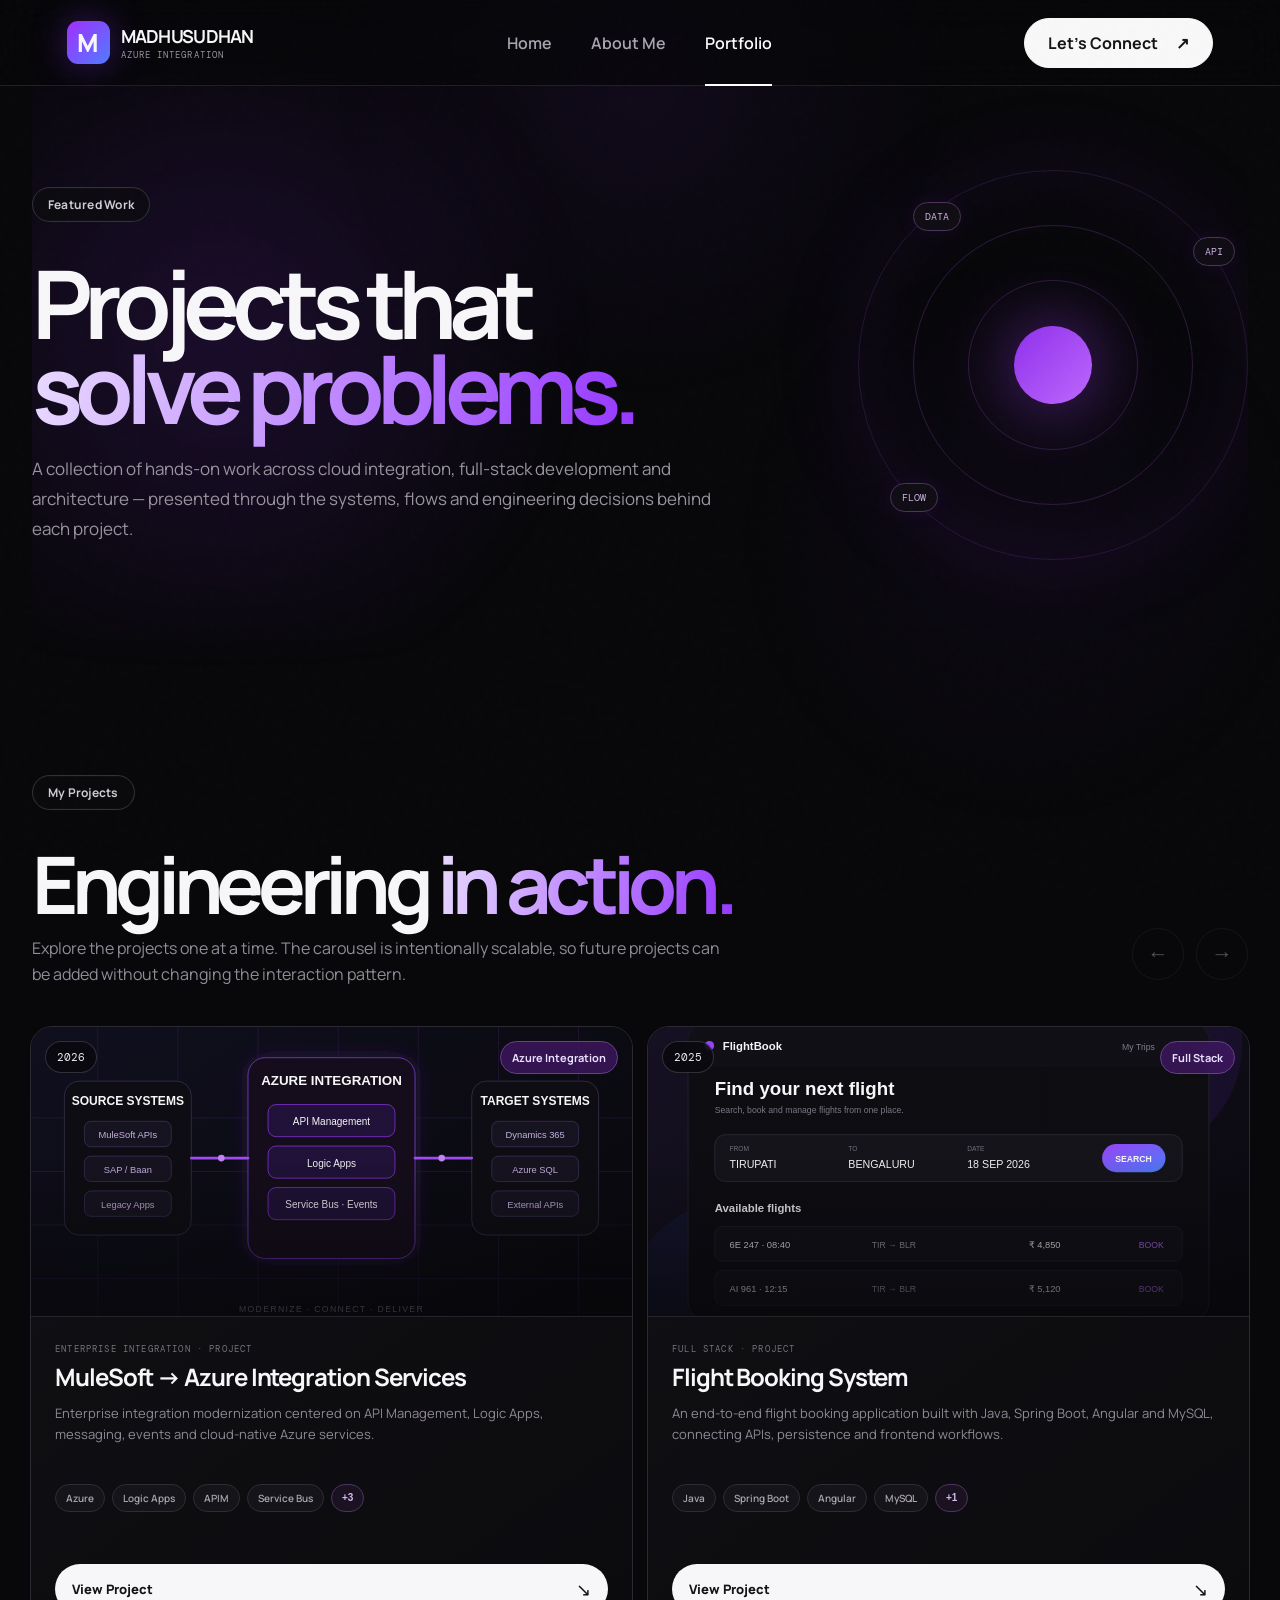
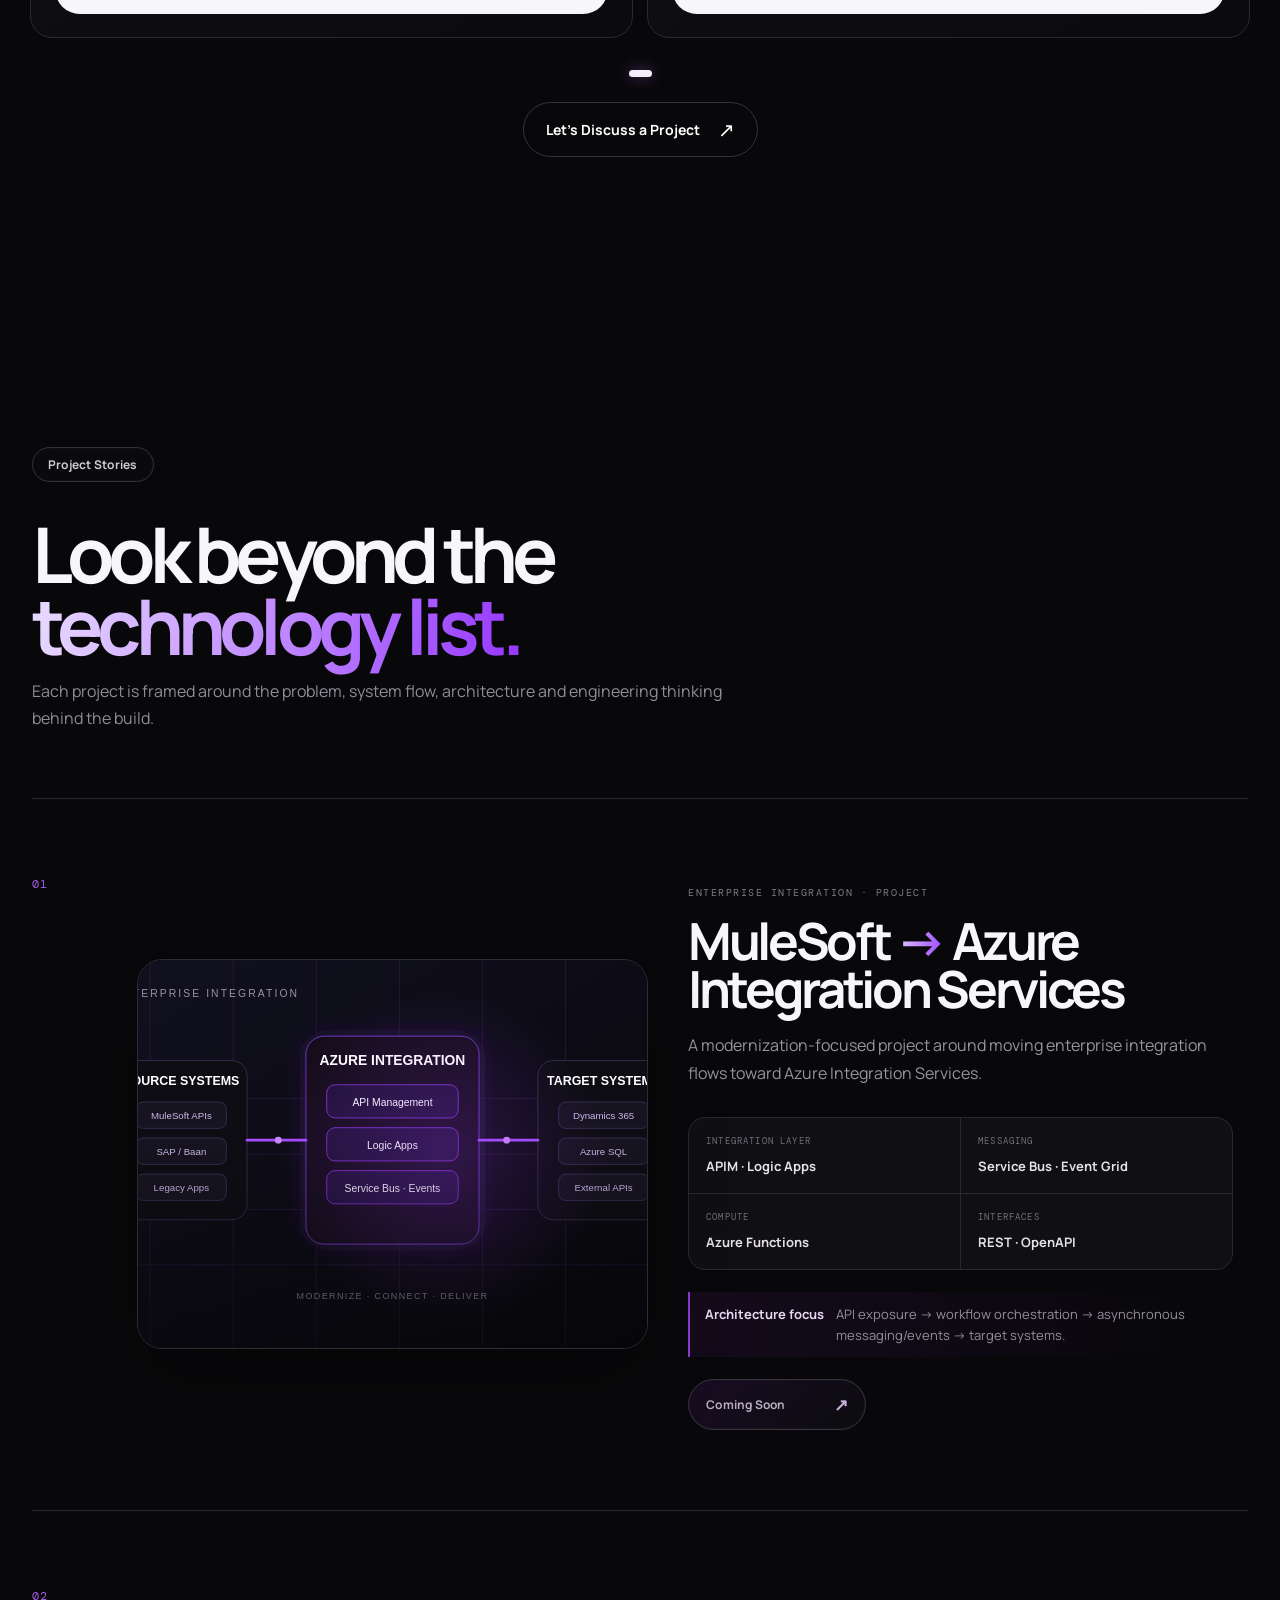
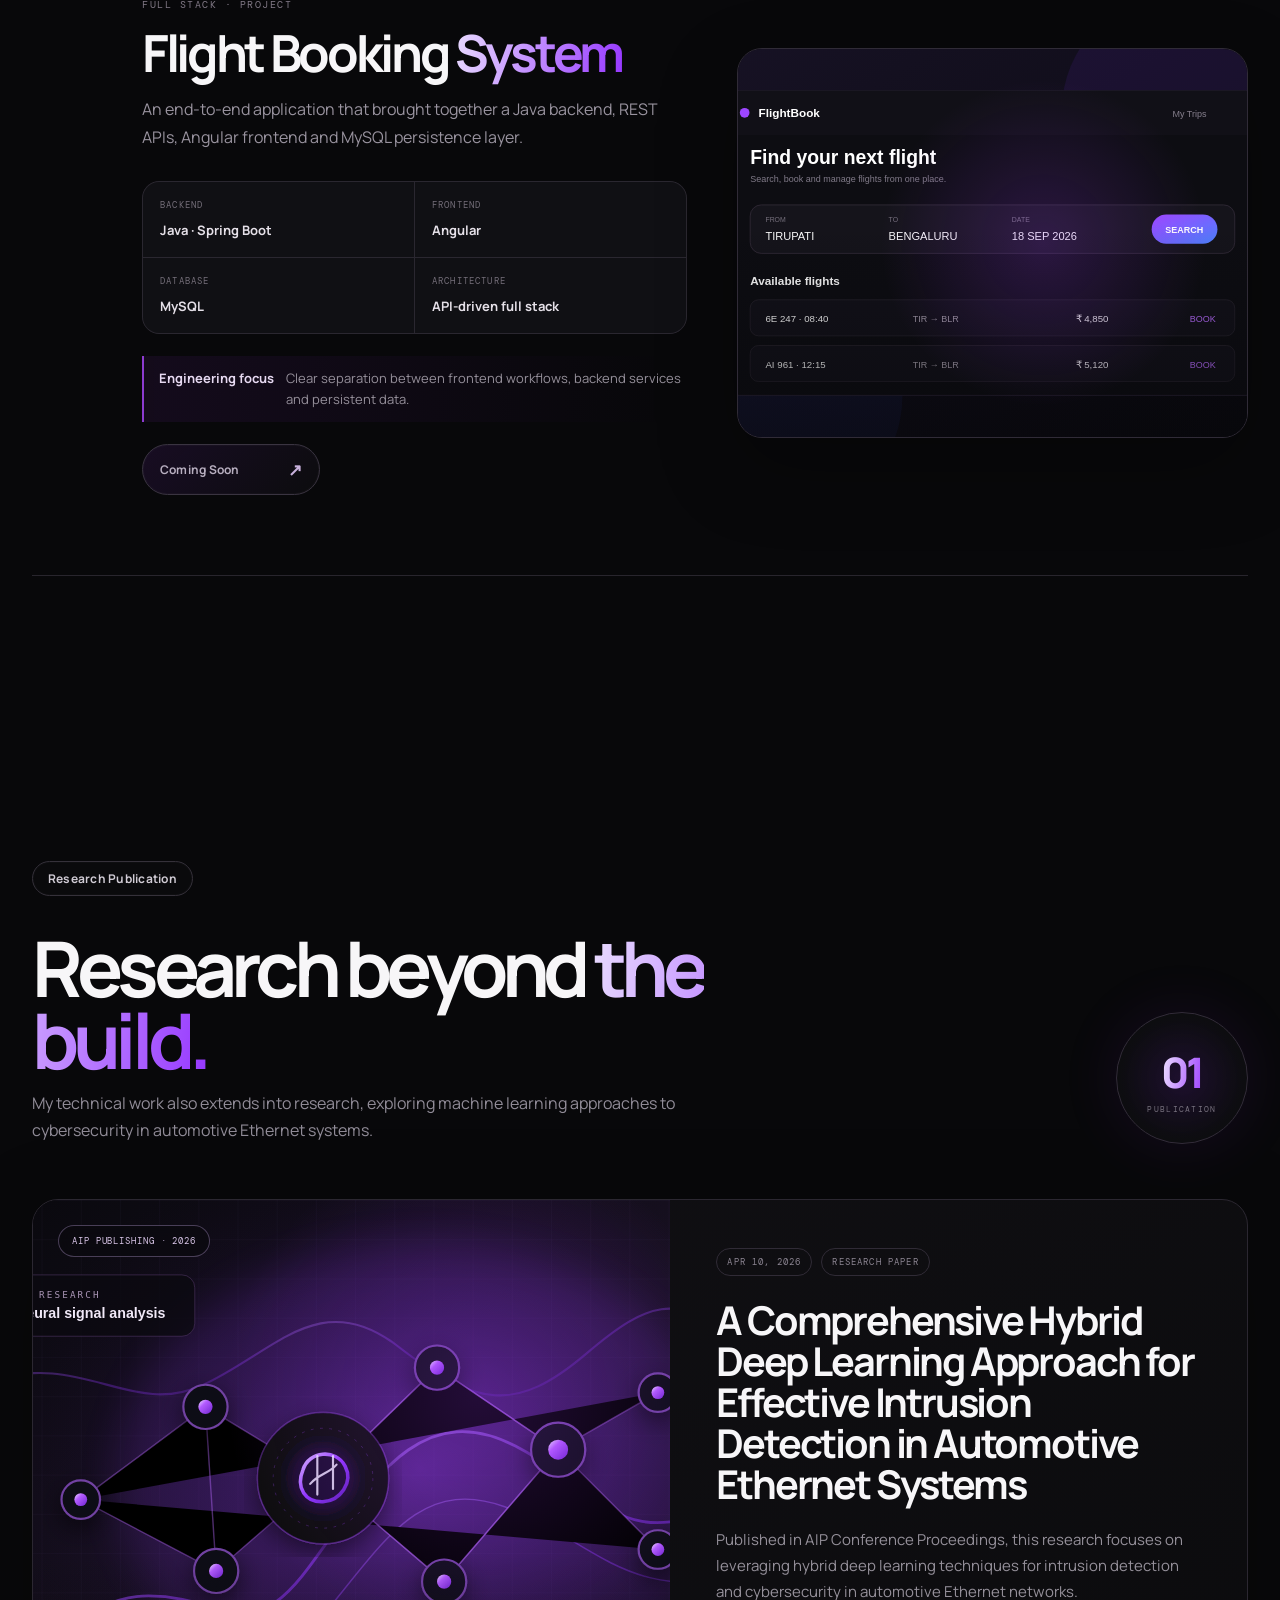
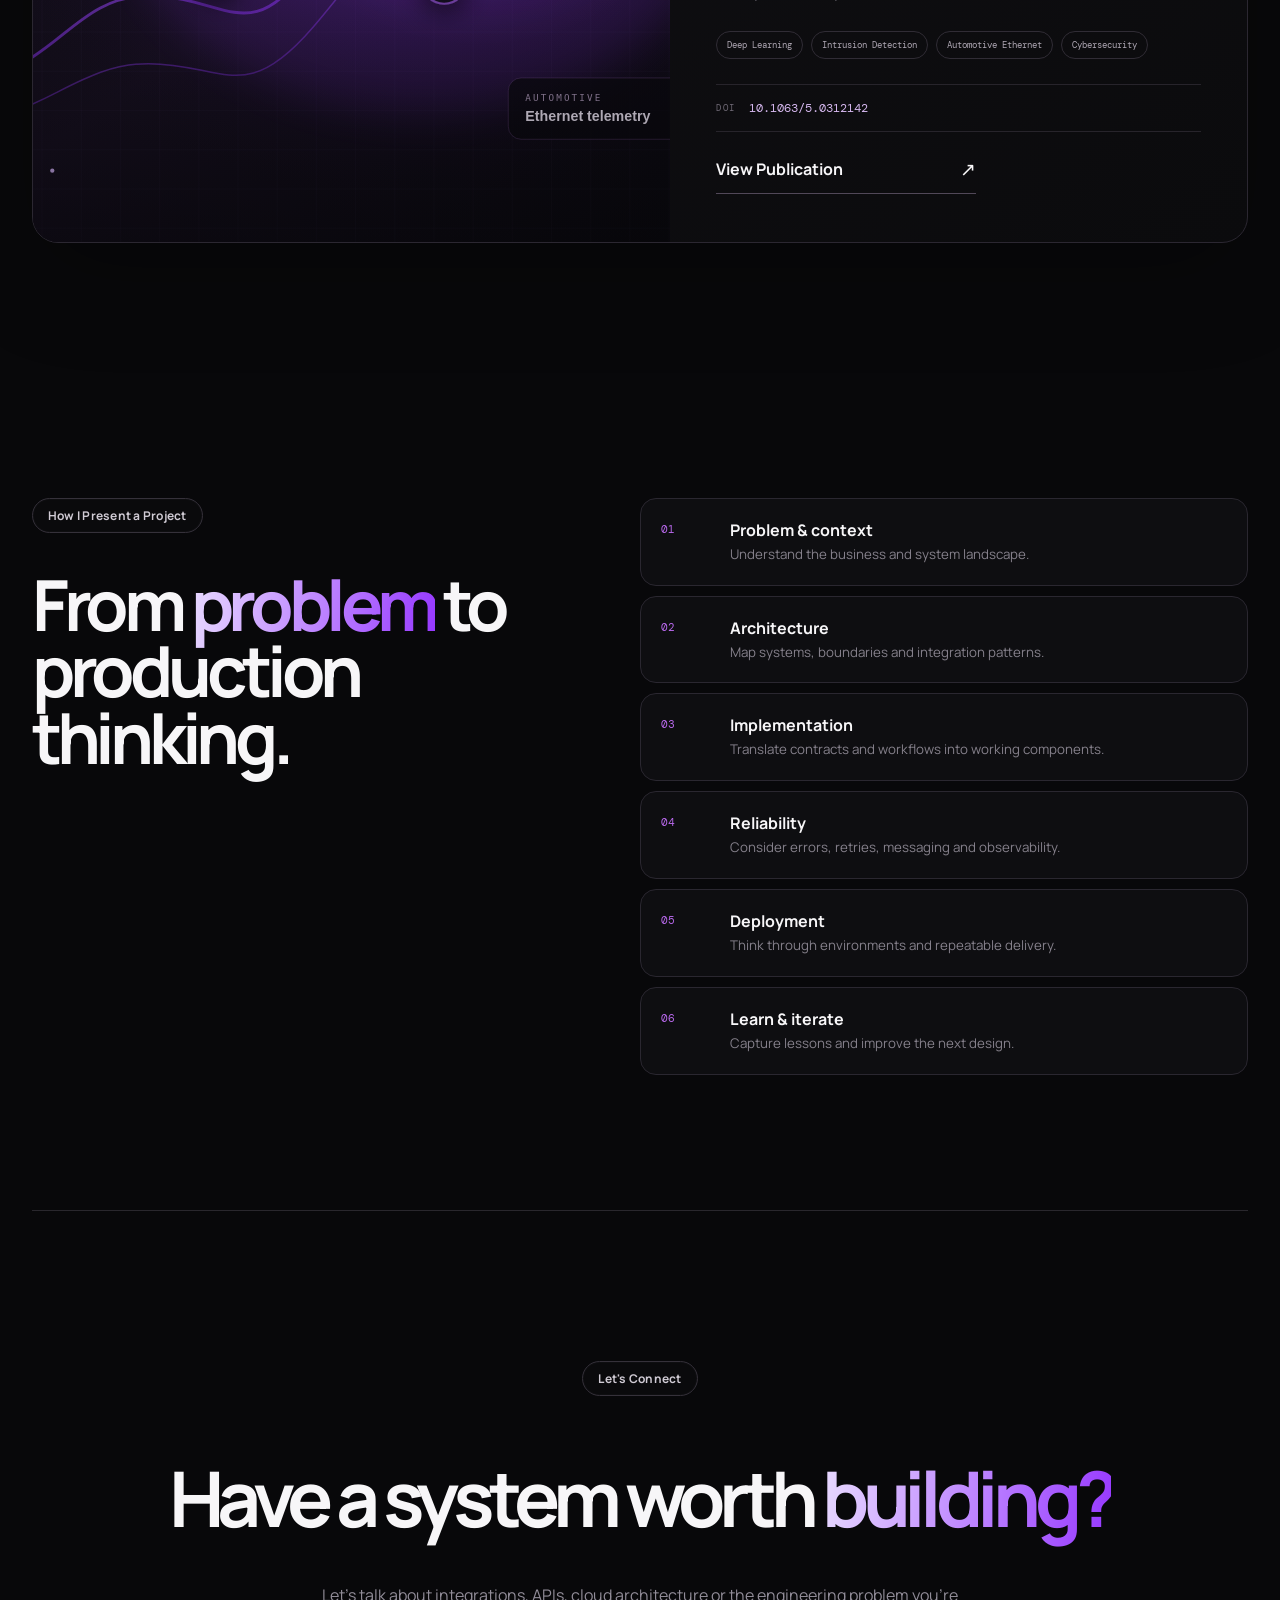
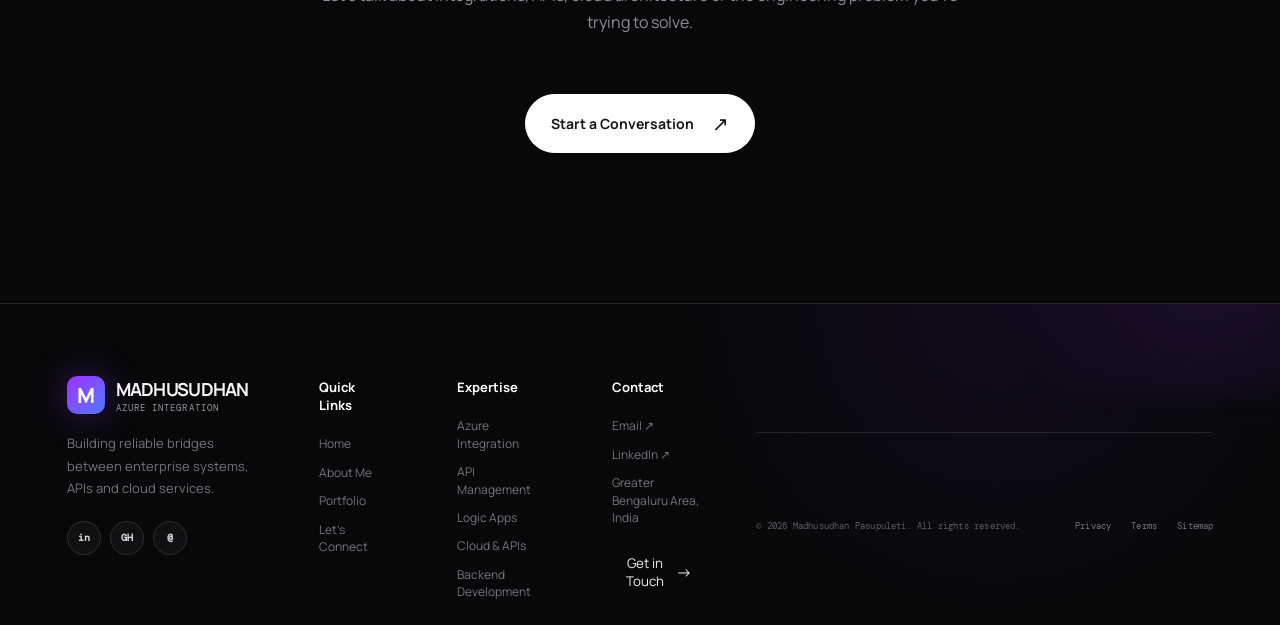
<file: portfolio.html>
<!doctype html>
<html lang="en">
<head>
<meta charset="utf-8">
<meta name="viewport" content="width=device-width,initial-scale=1">
<meta name="description" content="Madhusudhan Pasupuleti — selected engineering projects across Azure integration, full-stack development and architecture.">
<title>Portfolio | Madhusudhan Pasupuleti</title>
<link rel="stylesheet" href="css/style.css">
</head>
<body data-page="portfolio">
<div class="noise"></div>
<header class="nav">
  <a class="brand" href="index.html"><span class="brand-mark">M</span><span><b>MADHUSUDHAN</b><small>AZURE INTEGRATION</small></span></a>
  <button class="menu-btn" aria-label="Open menu"><span></span><span></span></button>
  <nav class="nav-links"><a href="index.html">Home</a><a href="about.html">About Me</a><a class="active" href="portfolio.html">Portfolio</a></nav>
  <a class="nav-cta" href="index.html#contact">Let's Connect <span>↗</span></a>
</header>

<main>
  <section class="portfolio-hero section">
    <div class="portfolio-hero-copy">
      <span class="section-label">Featured Work</span>
      <h1>Projects that <span>solve problems.</span></h1>
      <p>A collection of hands-on work across cloud integration, full-stack development and architecture — presented through the systems, flows and engineering decisions behind each project.</p>
    </div>
    <div class="portfolio-hero-orbit" aria-hidden="true"><span></span><i>API</i><i>FLOW</i><i>DATA</i></div>
  </section>

  <section class="section portfolio-projects" id="projects">
    <div class="portfolio-section-head">
      <div>
        <span class="section-label">My Projects</span>
        <h2>Engineering <span>in action.</span></h2>
        <p>Explore the projects one at a time. The carousel is intentionally scalable, so future projects can be added without changing the interaction pattern.</p>
      </div>
      <div class="featured-controls" aria-label="Project carousel controls">
        <button class="project-nav" id="projects-prev" type="button" aria-label="Previous projects">←</button>
        <button class="project-nav" id="projects-next" type="button" aria-label="Next projects">→</button>
      </div>
    </div>

    <div class="projects-viewport portfolio-project-viewport">
      <div class="projects-track" id="projects-track">
        <article class="project-card portfolio-project-card" id="project-mulesoft" data-project="migration">
          <div class="project-cover">
            <div class="project-year">2026</div>
            <span class="project-category">Azure Integration</span>
            <img src="assets/projects/migration.svg" alt="Azure Integration migration architecture illustration" loading="lazy">
          </div>
          <div class="project-card-body">
            <div class="project-kicker">ENTERPRISE INTEGRATION · PROJECT</div>
            <h3>MuleSoft → Azure Integration Services</h3>
            <p>Enterprise integration modernization centered on API Management, Logic Apps, messaging, events and cloud-native Azure services.</p>
            <div class="project-tags project-tags-expandable">
              <span>Azure</span><span>Logic Apps</span><span>APIM</span><span>Service Bus</span>
              <span class="project-tag-extra">Event Grid</span><span class="project-tag-extra">Functions</span><span class="project-tag-extra">REST APIs</span>
              <button class="project-tags-more" type="button" aria-expanded="false">+3</button>
            </div>
            <a class="project-view" href="#case-migration">View Project <b>↘</b></a>
          </div>
        </article>

        <article class="project-card portfolio-project-card" id="project-flight" data-project="flight">
          <div class="project-cover">
            <div class="project-year">2025</div>
            <span class="project-category">Full Stack</span>
            <img src="assets/projects/flight.svg" alt="Flight booking system interface illustration" loading="lazy">
          </div>
          <div class="project-card-body">
            <div class="project-kicker">FULL STACK · PROJECT</div>
            <h3>Flight Booking System</h3>
            <p>An end-to-end flight booking application built with Java, Spring Boot, Angular and MySQL, connecting APIs, persistence and frontend workflows.</p>
            <div class="project-tags project-tags-expandable">
              <span>Java</span><span>Spring Boot</span><span>Angular</span><span>MySQL</span>
              <span class="project-tag-extra">REST APIs</span>
              <button class="project-tags-more" type="button" aria-expanded="false">+1</button>
            </div>
            <a class="project-view" href="#case-flight">View Project <b>↘</b></a>
          </div>
        </article>


      </div>
    </div>

    <div class="projects-footer portfolio-project-footer">
      <div class="project-dots" id="project-dots" aria-label="Project carousel position"></div>
      <a class="btn ghost" href="index.html#contact">Let's Discuss a Project <b>↗</b></a>
    </div>
  </section>

  <section class="section project-cases">
    <div class="project-cases-head">
      <span class="section-label">Project Stories</span>
      <h2>Look beyond the <span>technology list.</span></h2>
      <p>Each project is framed around the problem, system flow, architecture and engineering thinking behind the build.</p>
    </div>

    <article class="project-story" id="case-migration">
      <div class="story-number">01</div>
      <div class="story-visual"><img src="assets/projects/migration.svg" alt="MuleSoft to Azure Integration Services architecture" loading="lazy"><div class="story-glow"></div></div>
      <div class="story-copy">
        <span class="story-type">ENTERPRISE INTEGRATION · PROJECT</span>
        <h3>MuleSoft <span>→</span> Azure Integration Services</h3>
        <p class="story-lead">A modernization-focused project around moving enterprise integration flows toward Azure Integration Services.</p>
        <div class="story-facts">
          <div><small>INTEGRATION LAYER</small><strong>APIM · Logic Apps</strong></div>
          <div><small>MESSAGING</small><strong>Service Bus · Event Grid</strong></div>
          <div><small>COMPUTE</small><strong>Azure Functions</strong></div>
          <div><small>INTERFACES</small><strong>REST · OpenAPI</strong></div>
        </div>
        <div class="story-note"><b>Architecture focus</b><span>API exposure → workflow orchestration → asynchronous messaging/events → target systems.</span></div>
        <button class="story-coming-soon" type="button" disabled aria-label="Project details coming soon">Coming Soon <span>↗</span></button>
      </div>
    </article>

    <article class="project-story reverse" id="case-flight">
      <div class="story-number">02</div>
      <div class="story-visual"><img src="assets/projects/flight.svg" alt="Flight booking system architecture illustration" loading="lazy"><div class="story-glow"></div></div>
      <div class="story-copy">
        <span class="story-type">FULL STACK · PROJECT</span>
        <h3>Flight Booking <span>System</span></h3>
        <p class="story-lead">An end-to-end application that brought together a Java backend, REST APIs, Angular frontend and MySQL persistence layer.</p>
        <div class="story-facts">
          <div><small>BACKEND</small><strong>Java · Spring Boot</strong></div>
          <div><small>FRONTEND</small><strong>Angular</strong></div>
          <div><small>DATABASE</small><strong>MySQL</strong></div>
          <div><small>ARCHITECTURE</small><strong>API-driven full stack</strong></div>
        </div>
        <div class="story-note"><b>Engineering focus</b><span>Clear separation between frontend workflows, backend services and persistent data.</span></div>
        <button class="story-coming-soon" type="button" disabled aria-label="Project details coming soon">Coming Soon <span>↗</span></button>
      </div>
    </article>


  </section>

  <section class="section publication-section" id="publication">
    <div class="publication-head">
      <div>
        <span class="section-label">Research Publication</span>
        <h2>Research beyond <span>the build.</span></h2>
        <p>My technical work also extends into research, exploring machine learning approaches to cybersecurity in automotive Ethernet systems.</p>
      </div>
      <div class="publication-mark" aria-hidden="true"><span>01</span><small>PUBLICATION</small></div>
    </div>

    <article class="publication-card">
      <div class="publication-visual">
        <img src="assets/publications/ai-research.svg" alt="Abstract AI neural network visualization for cybersecurity research" loading="lazy">
        <div class="publication-visual-glow"></div>
        <span class="publication-badge">AIP PUBLISHING · 2026</span>
      </div>
      <div class="publication-copy">
        <div class="publication-meta"><span>APR 10, 2026</span><span>RESEARCH PAPER</span></div>
        <h3>A Comprehensive Hybrid Deep Learning Approach for Effective Intrusion Detection in Automotive Ethernet Systems</h3>
        <p>Published in AIP Conference Proceedings, this research focuses on leveraging hybrid deep learning techniques for intrusion detection and cybersecurity in automotive Ethernet networks.</p>
        <div class="publication-tags"><span>Deep Learning</span><span>Intrusion Detection</span><span>Automotive Ethernet</span><span>Cybersecurity</span></div>
        <div class="publication-doi"><small>DOI</small><strong>10.1063/5.0312142</strong></div>
        <a class="publication-link" href="https://doi.org/10.1063/5.0312142" target="_blank" rel="noopener noreferrer">View Publication <b>↗</b></a>
      </div>
    </article>
  </section>

  <section class="section portfolio-method">
    <div class="portfolio-method-copy"><span class="section-label">How I Present a Project</span><h2>From <span>problem</span> to production thinking.</h2></div>
    <div class="method-list portfolio-method-list">
      <div><b>01</b><span>Problem & context</span><small>Understand the business and system landscape.</small></div>
      <div><b>02</b><span>Architecture</span><small>Map systems, boundaries and integration patterns.</small></div>
      <div><b>03</b><span>Implementation</span><small>Translate contracts and workflows into working components.</small></div>
      <div><b>04</b><span>Reliability</span><small>Consider errors, retries, messaging and observability.</small></div>
      <div><b>05</b><span>Deployment</span><small>Think through environments and repeatable delivery.</small></div>
      <div><b>06</b><span>Learn & iterate</span><small>Capture lessons and improve the next design.</small></div>
    </div>
  </section>

  <section class="section contact-strip"><span class="section-label">Let's Connect</span><h2>Have a system worth <span>building?</span></h2><p>Let's talk about integrations, APIs, cloud architecture or the engineering problem you're trying to solve.</p><a class="btn primary" href="index.html#contact">Start a Conversation <b>↗</b></a></section>
</main>

<footer class="site-footer">
  <div class="footer-inner">
    <div class="footer-brand-col">
      <a class="brand footer-brand" href="index.html">
        <span class="brand-mark">M</span>
        <span><b>MADHUSUDHAN</b><small>AZURE INTEGRATION</small></span>
      </a>
      <p>Building reliable bridges between enterprise systems, APIs and cloud services.</p>
      <div class="footer-socials" aria-label="Social links">
        <button type="button" data-action="linkedin" aria-label="LinkedIn">in</button>
        <button type="button" data-action="github" aria-label="GitHub">GH</button>
        <button type="button" data-action="email" aria-label="Email">@</button>
      </div>
    </div>

    <div class="footer-col">
      <h4>Quick Links</h4>
      <a href="index.html">Home</a>
      <a href="about.html">About Me</a>
      <a href="portfolio.html">Portfolio</a>
      <a href="index.html#contact">Let's Connect</a>
    </div>

    <div class="footer-col">
      <h4>Expertise</h4>
      <a href="index.html#technology">Azure Integration</a>
      <a href="index.html#technology">API Management</a>
      <a href="index.html#technology">Logic Apps</a>
      <a href="index.html#technology">Cloud & APIs</a>
      <a href="index.html#technology">Backend Development</a>
    </div>

    <div class="footer-col footer-contact-col">
      <h4>Contact</h4>
      <button class="footer-action" type="button" data-action="email">Email ↗</button>
      <button class="footer-action" type="button" data-action="linkedin">LinkedIn ↗</button>
      <span>Greater Bengaluru Area, India</span>
      <button class="footer-contact-btn" type="button" data-action="email">Get in Touch <b>→</b></button>
    </div>
  </div>

  <div class="footer-bottom">
    <span>© 2026 Madhusudhan Pasupuleti. All rights reserved.</span>
    <div>
      <a href="index.html">Privacy</a>
      <a href="index.html">Terms</a>
      <a href="index.html">Sitemap</a>
    </div>
  </div>
</footer>
<script src="js/main.js"></script>
</body>
</html>
</file>
<file: css/style.css>
@import url('https://fonts.googleapis.com/css2?family=DM+Mono:wght@400;500&family=Manrope:wght@400;500;600;700;800&display=swap');
:root {
    --bg:#08080a;
    --panel:#101012;
    --panel2:#151519;
    --white:#f7f6f8;
    --muted:#a3a0ab;
    --line:#29272d;
    --purple:#9b3cff;
    --lav:#d4b7ff;
    --max:1240px
}

* {
    box-sizing:border-box
}

html {
    scroll-behavior:smooth
}

body {
    margin:0;
    background:var(--bg);
    color:var(--white);
    font-family:Manrope,Arial,sans-serif;
    overflow-x:hidden
}

body:before {
    content:"";
    position:fixed;
    inset:0;
    pointer-events:none;
    background:radial-gradient(circle at 50% 10%,rgba(127,43,224,.08),transparent 30%),radial-gradient(circle at 80% 60%,rgba(104,39,177,.06),transparent 25%);
    z-index:-2
}

.noise {
    position:fixed;
    inset:0;
    pointer-events:none;
    opacity:.035;
    z-index:100;
    background-image:url("data:image/svg+xml,%3Csvg viewBox='0 0 160 160' xmlns='http://www.w3.org/2000/svg'%3E%3Cfilter id='n'%3E%3CfeTurbulence type='fractalNoise' baseFrequency='.9' numOctaves='3' stitchTiles='stitch'/%3E%3C/filter%3E%3Crect width='100%25' height='100%25' filter='url(%23n)' opacity='.35'/%3E%3C/svg%3E")
}

a {
    color:inherit;
    text-decoration:none
}

.nav {
    height:86px;
    border-bottom:1px solid rgba(255,255,255,.1);
    display:flex;
    align-items:center;
    justify-content:space-between;
    padding:0 5.2%;
    position:fixed;
    top:0;
    left:0;
    right:0;
    z-index:90;
    background:rgba(8,8,10,.72);
    backdrop-filter:blur(18px)
}

.brand {
    display:flex;
    align-items:center;
    gap:11px
}

.brand-mark {
    width:43px;
    height:43px;
    border-radius:11px;
    display:grid;
    place-items:center;
    font-size:25px;
    font-weight:800;
    background:linear-gradient(135deg,#a22fff,#4f7cff);
    box-shadow:0 0 35px rgba(141,53,255,.35)
}

.brand b {
    display:block;
    font-size:18px;
    letter-spacing:-.04em
}

.brand small {
    display:block;
    font:9px "DM Mono";
    color:#99949f;
    letter-spacing:.12em;
    margin-top:1px
}

.nav-links {
    display:flex;
    gap:39px;
    color:#aaa6b0;
    font-weight:600
}

.nav-links a {
    height:86px;
    display:flex;
    align-items:center;
    position:relative
}

.nav-links a:after {
    content:"";
    height:2px;
    position:absolute;
    left:0;
    right:0;
    bottom:0;
    background:#fff;
    transform:scaleX(0);
    transition:.35s
}

.nav-links a.active,.nav-links a:hover {
    color:#fff
}

.nav-links a.active:after,.nav-links a:hover:after {
    transform:scaleX(1)
}

.nav-cta,.btn {
    border:1px solid #36343b;
    border-radius:999px;
    padding:13px 23px;
    font-weight:700;
    display:inline-flex;
    align-items:center;
    gap:18px;
    transition:.35s
}

.nav-cta {
    background:#f8f8f8;
    color:#151515;
    border-color:#f8f8f8
}

.nav-cta:hover,.btn.primary:hover {
    transform:translateY(-3px);
    box-shadow:0 15px 40px rgba(0,0,0,.3)
}

.menu-btn {
    display:none;
    background:none;
    border:0;
    color:#fff
}

.section {
    width:min(var(--max),calc(100% - 64px));
    margin:auto;
    padding:135px 0
}

.hero {
    min-height:100svh;
    padding:160px 20px 90px;
    display:flex;
    align-items:center;
    flex-direction:column;
    justify-content:center;
    text-align:center;
    position:relative;
    overflow:hidden
}

.stars {
    position:absolute;
    inset:0;
    background-image:radial-gradient(#8f8d94 1px,transparent 1.5px);
    background-size:105px 105px;
    opacity:.28;
    mask-image:linear-gradient(to bottom,black,transparent 85%);
    animation:drift 18s linear infinite
}

.hero-glow {
    position:absolute;
    width:720px;
    height:400px;
    border-radius:50%;
    background:radial-gradient(circle,rgba(145,42,255,.2),transparent 65%);
    filter:blur(30px);
    top:28%;
    left:50%;
    transform:translate(-50%,-50%);
    pointer-events:none
}

.status-pill,.pill {
    display:inline-flex;
    align-items:center;
    border:1px solid #333039;
    border-radius:999px;
    padding:9px 15px;
    color:#aaa5af;
    font-size:13px;
    background:rgba(10,10,12,.55)
}

.status-pill i {
    width:10px;
    height:10px;
    border-radius:50%;
    background:#fff;
    box-shadow:0 0 13px #fff;
    margin-right:10px
}

.hero h1 {
    width:100%;
    max-width:1500px;
    box-sizing:border-box;
    padding:0 28px;
    font-size:clamp(64px,9.2vw,142px);
    letter-spacing:-.08em;
    line-height:.9;
    margin:36px 0 28px;
    position:relative;
    overflow:visible;
    white-space:nowrap
}

.hero h1 span,.page-hero h1 span,h2 span,.achievement h2 span {
    background:linear-gradient(100deg,#e7dcff,#9635ff);
    -webkit-background-clip:text;
    background-clip:text;
    color:transparent
}

.hero-role {
    font-size:25px;
    color:#aaa6b0;
    margin:0
}

.hero-role strong {
    color:#fff
}

.hero-sub {
    max-width:780px;
    color:#aaa6b0;
    font-size:18px;
    line-height:1.65;
    margin:22px 0 32px
}

.hero-actions {
    display:flex;
    gap:14px
}

.btn {
    font-size:14px
}

.btn.primary {
    background:#fff;
    color:#151515;
    border-color:#fff
}

.btn.ghost {
    background:transparent;
    color:#fff
}

.btn b {
    font-size:20px;
    font-weight:400
}

.scroll-cue {
    position:absolute;
    bottom:30px;
    color:#77737e;
    font:11px "DM Mono";
    display:flex;
    gap:12px;
    align-items:center
}

.scroll-cue b {
    color:#fff;
    font-size:18px
}

.marquee-wrap {
    height:145px;
    position:relative;
    overflow:hidden;
    margin-top:-1px
}

.marquee {
    height:64px;
    position:absolute;
    left:-2%;
    width:104%;
    display:flex;
    align-items:center;
    overflow:hidden
}

.marquee.white {
    top:10px;
    background:#fff;
    color:#09090a;
    transform:rotate(3deg)
}

.marquee.purple {
    top:62px;
    background:linear-gradient(90deg,#7020ce,#9b2cff);
    transform:rotate(-3deg);
    z-index:2
}

.marquee-track {
    font-size:23px;
    font-weight:800;
    letter-spacing:.12em;
    white-space:nowrap;
    animation:move 28s linear infinite
}

.marquee-track.reverse {
    animation-direction:reverse
}

.section-label {
    display:inline-flex;
    align-items:center;
    border:1px solid #35313a;
    border-radius:999px;
    padding:8px 15px;
    font-size:12px;
    font-weight:700;
    letter-spacing:.02em;
    color:#d0cbd4;
    text-transform:none;
    background:rgba(12,12,15,.72);
    box-shadow:inset 0 0 0 1px rgba(255,255,255,.015);
    margin-bottom:22px
}

.about-grid {
    display:grid;
    grid-template-columns:1.1fr .9fr;
    gap:90px;
    margin-top:35px
}

.eyebrow {
    font:12px "DM Mono";
    color:#a69fb0
}

.about-heading h2,.stack-section h2 {
    font-size:clamp(45px,5.4vw,78px);
    letter-spacing:-.065em;
    line-height:.96;
    margin:16px 0 30px
}

.about-copy {
    padding-top:20px
}

.about-copy p {
    font-size:17px;
    line-height:1.75;
    color:#a7a3ac;
    margin:0 0 23px
}

.text-link {
    font-weight:700;
    display:inline-flex;
    gap:18px;
    align-items:center;
    border-bottom:1px solid #45414b;
    padding-bottom:10px
}

.text-link b {
    font-size:20px;
    font-weight:400
}

.stats-row {
    display:grid;
    grid-template-columns:repeat(4,1fr);
    margin-top:75px;
    border:1px solid var(--line);
    border-radius:22px;
    overflow:hidden;
    background:#101012
}

.stat {
    padding:28px 25px;
    border-right:1px solid var(--line)
}

.stat:last-child {
    border:0
}

.stat strong {
    font-size:52px;
    letter-spacing:-.06em
}

.stat strong span {
    color:#a43fff
}

.stat small {
    display:block;
    font:10px "DM Mono";
    color:#77737e;
    letter-spacing:.12em;
    margin-top:4px
}

.principle-grid {
    display:grid;
    grid-template-columns:repeat(4,1fr);
    gap:12px
}

.principle-grid article {
    min-height:260px;
    padding:28px;
    border:1px solid var(--line);
    border-radius:18px;
    background:linear-gradient(145deg,#111114,#0c0c0e);
    transition:.5s;
    position:relative;
    overflow:hidden
}

.principle-grid article:before {
    content:"";
    position:absolute;
    inset:auto -30% -50% 15%;
    height:180px;
    background:radial-gradient(circle,rgba(159,55,255,.2),transparent 65%);
    transition:.5s
}

.principle-grid article:hover {
    transform:translateY(-8px);
    border-color:#5e3b79
}

.principle-grid article:hover:before {
    transform:scale(1.4)
}

.principle-grid small,.case-copy small {
    font:11px "DM Mono";
    letter-spacing:.14em;
    color:#817b88
}

.principle-grid h3 {
    font-size:31px;
    margin:72px 0 10px;
    letter-spacing:-.04em
}

.principle-grid p {
    color:#89858f;
    line-height:1.6;
    margin:0;
    position:relative
}

.center-head {
    text-align:center;
    max-width:850px;
    margin:auto
}

.center-head h2 {
    font-size:clamp(48px,6vw,86px);
    letter-spacing:-.07em;
    margin:18px 0
}

.center-head p {
    color:#96919d;
    font-size:17px;
    line-height:1.65
}

.process-tabs {
    display:flex;
    justify-content:space-between;
    position:relative;
    margin:90px auto 0;
    max-width:1000px;
    z-index:2
}

.process-tab {
    width:74px;
    height:74px;
    border-radius:50%;
    background:#09090b;
    border:1px solid #2b2930;
    color:#77737d;
    font:700 20px Manrope;
    cursor:pointer;
    transition:.45s;
    position:relative
}

.process-tab.active {
    background:linear-gradient(135deg,#8e2ee8,#b25cff);
    color:white;
    box-shadow:0 0 0 8px rgba(154,52,255,.08),0 0 45px rgba(154,52,255,.55);
    border-color:#ad68e8
}

.process-line {
    height:3px;
    background:#17161a;
    max-width:1000px;
    margin:-39px auto 70px;
    position:relative
}

.process-line span {
    height:100%;
    display:block;
    width:0;
    background:linear-gradient(90deg,#8d2de7,#b45cff);
    transition:.55s
}

.process-card {
    border:1px solid #28262d;
    border-radius:26px;
    min-height:380px;
    display:grid;
    grid-template-columns:1fr 1fr;
    background:radial-gradient(circle at 80% 40%,rgba(133,41,221,.12),transparent 30%),#0d0d0f;
    overflow:hidden
}

.process-meta {
    padding:55px
}

.process-meta span {
    font:12px "DM Mono";
    color:#b788d8
}

.process-meta strong {
    display:block;
    font-size:52px;
    letter-spacing:-.06em;
    margin:10px 0 15px
}

.process-meta p {
    color:#94909a;
    line-height:1.7;
    max-width:520px
}

.process-visual {
    position:relative;
    display:grid;
    place-items:center;
    min-height:360px;
    background:radial-gradient(circle,rgba(159,58,255,.15),transparent 42%)
}

.orbit {
    position:absolute;
    border:1px solid rgba(170,91,234,.25);
    border-radius:50%;
    animation:spin 13s linear infinite
}

.o1 {
    width:260px;
    height:260px
}

.o2 {
    width:380px;
    height:380px;
    animation-direction:reverse;
    animation-duration:20s
}

.core {
    width:100px;
    height:100px;
    border-radius:50%;
    display:grid;
    place-items:center;
    background:linear-gradient(135deg,#8f30e8,#b95dff);
    font-size:26px;
    font-weight:800;
    box-shadow:0 0 65px rgba(158,52,255,.5);
    z-index:2
}

.node {
    position:absolute;
    border:1px solid #413348;
    background:#111016;
    border-radius:9px;
    padding:7px 11px;
    font:10px "DM Mono";
    color:#c0a8d1
}

.n1 {
    top:28%;
    right:17%
}

.n2 {
    bottom:25%;
    left:15%
}

.n3 {
    top:18%;
    left:24%
}

.section-top {
    display:flex;
    justify-content:space-between;
    align-items:end;
    margin-bottom:40px
}

.section-top h2 {
    font-size:clamp(48px,6vw,82px);
    letter-spacing:-.07em;
    margin:18px 0 0
}

.project-feature {
    display:grid;
    grid-template-columns:1fr 1fr;
    min-height:570px;
    border:1px solid #29272e;
    border-radius:25px;
    overflow:hidden;
    background:#101012
}

.project-art {
    display:grid;
    place-items:center;
    background:radial-gradient(circle at 50% 45%,rgba(143,47,235,.28),transparent 36%),linear-gradient(145deg,#141017,#09090b)
}

.arch-mini {
    display:flex;
    flex-direction:column;
    align-items:center;
    gap:13px;
    font:11px "DM Mono";
    color:#b5afb9
}

.arch-mini div {
    border:1px solid #38333e;
    border-radius:10px;
    padding:12px 25px;
    background:#111015;
    min-width:180px;
    text-align:center
}

.arch-mini .glow-box {
    border-color:#a44bdf;
    box-shadow:0 0 35px rgba(159,55,255,.28);
    color:#fff
}

.arch-mini i {
    font-style:normal;
    color:#8f42c0
}

.project-info {
    padding:60px;
    display:flex;
    flex-direction:column;
    justify-content:center
}

.project-info h3 {
    font-size:clamp(38px,4.3vw,64px);
    line-height:.95;
    letter-spacing:-.065em;
    margin:18px 0
}

.project-info p {
    color:#99959e;
    line-height:1.7
}

.tags {
    display:flex;
    flex-wrap:wrap;
    gap:8px;
    margin:24px 0 30px
}

.tags span {
    border:1px solid #37333c;
    border-radius:999px;
    padding:8px 12px;
    font:10px "DM Mono";
    color:#aaa4b0
}

.stack-section h2 {
    max-width:800px
}

.stack-cloud {
    display:flex;
    flex-wrap:wrap;
    gap:10px;
    margin-top:55px
}

.stack-cloud span {
    padding:13px 17px;
    border:1px solid #302e35;
    border-radius:999px;
    color:#aaa6b0;
    font:11px "DM Mono";
    transition:.35s
}

.stack-cloud span:hover {
    border-color:#9943d2;
    color:#fff;
    background:#17101e;
    transform:translateY(-3px)
}

.contact-section {
    position:relative;
    text-align:center;
    overflow:hidden
}

.contact-glow {
    position:absolute;
    width:700px;
    height:450px;
    left:50%;
    top:50%;
    transform:translate(-50%,-50%);
    background:radial-gradient(circle,rgba(142,43,239,.17),transparent 65%);
    pointer-events:none
}

.contact-section h2 {
    position:relative;
    font-size:clamp(50px,7vw,100px);
    letter-spacing:-.075em;
    line-height:.92;
    margin:28px 0
}

.contact-section p {
    max-width:650px;
    margin:0 auto 42px;
    color:#99949f;
    line-height:1.7
}

/* Premium contact email action — button keeps the destination hidden on hover */
.big-mail {
    position:relative;
    display:inline-flex;
    align-items:center;
    justify-content:center;
    gap:28px;
    margin:0 auto;
    padding:0 0 13px;
    border:0;
    border-bottom:1px solid rgba(255,255,255,.24);
    border-radius:0;
    background:transparent;
    color:#f7f5f8;
    font-family:inherit;
    font-size:clamp(28px,3.2vw,46px);
    font-weight:700;
    line-height:1.1;
    letter-spacing:-.045em;
    cursor:pointer;
    appearance:none;
    -webkit-appearance:none;
    outline:none;
    transition:color .45s cubic-bezier(.16,1,.3,1),border-color .45s cubic-bezier(.16,1,.3,1),transform .45s cubic-bezier(.16,1,.3,1);
}

.big-mail:after {
    content:"";
    position:absolute;
    left:0;
    right:0;
    bottom:-1px;
    height:1px;
    background:linear-gradient(90deg,transparent,#a84cff,transparent);
    transform:scaleX(0);
    transform-origin:center;
    transition:transform .55s cubic-bezier(.16,1,.3,1);
}

.big-mail b {
    display:inline-block;
    font-size:.82em;
    font-weight:400;
    line-height:1;
    transition:transform .45s cubic-bezier(.16,1,.3,1);
}

.big-mail:hover {
    color:#fff;
    border-bottom-color:rgba(168,76,255,.22);
    transform:translateY(-2px);
}

.big-mail:hover:after {
    transform:scaleX(1)
}

.big-mail:hover b {
    transform:translate(5px,-4px)
}

.big-mail:active {
    transform:translateY(0) scale(.985)
}

.big-mail:focus-visible {
    box-shadow:0 0 0 4px rgba(157,62,255,.18);
    border-radius:5px
}

.page-hero {
    padding:190px 32px 115px;
    width:min(var(--max),calc(100% - 64px));
    margin:auto;
    text-align:center
}

.page-hero h1 {
    font-size:clamp(58px,8vw,120px);
    line-height:.9;
    letter-spacing:-.08em;
    margin:30px auto;
    max-width:1050px
}

.page-hero p {
    max-width:720px;
    margin:auto;
    color:#99949f;
    font-size:18px;
    line-height:1.7
}

.story-grid {
    display:grid;
    grid-template-columns:1fr 1fr;
    gap:90px;
    margin-top:35px
}

.story-grid h2 {
    font-size:clamp(43px,5vw,70px);
    letter-spacing:-.065em;
    line-height:.98
}

.story-grid p {
    color:#9d98a3;
    line-height:1.8;
    font-size:17px
}

.timeline {
    border-top:1px solid var(--line)
}

.timeline-item {
    display:grid;
    grid-template-columns:260px 1fr;
    gap:50px;
    padding:48px 0;
    border-bottom:1px solid var(--line)
}

.timeline-item>span,.edu-card small,.credential-grid small {
    font:10px "DM Mono";
    color:#79747f;
    letter-spacing:.1em
}

.timeline-item h3 {
    font-size:38px;
    margin:0 0 4px;
    letter-spacing:-.05em
}

.timeline-item h4 {
    color:#c09be1;
    margin:0 0 18px;
    font-size:16px
}

.timeline-item p {
    max-width:760px;
    color:#97929c;
    line-height:1.7
}

.edu-card {
    display:flex;
    justify-content:space-between;
    align-items:center;
    border:1px solid var(--line);
    padding:30px;
    border-radius:17px;
    margin-top:12px;
    background:#0e0e10
}

.edu-card h3 {
    font-size:25px;
    margin:12px 0 5px
}

.edu-card p {
    margin:0;
    color:#88838d
}

.edu-mark {
    font-size:52px;
    font-weight:800;
    color:#32243e
}

.credential-grid {
    display:grid;
    grid-template-columns:repeat(4,1fr);
    gap:12px;
    margin-top:35px
}

.credential-grid article {
    padding:28px;
    border:1px solid var(--line);
    border-radius:17px;
    min-height:190px;
    background:#0f0f11
}

.credential-grid h3 {
    font-size:24px;
    margin:55px 0 7px
}

.credential-grid p {
    color:#85808a;
    margin:0
}

.achievement {
    border:1px solid var(--line);
    border-radius:26px;
    background:radial-gradient(circle at 50% 30%,rgba(143,43,237,.15),transparent 35%),#101012;
    text-align:center
}

.achievement-inner {
    padding:70px 30px
}

.achievement h2 {
    font-size:clamp(90px,15vw,180px);
    line-height:.8;
    margin:25px 0
}

.achievement p {
    color:#97919d;
    font-size:18px
}

.contact-strip {
    display:flex;
    align-items:center;
    justify-content:space-between;
    gap:30px;
    border-top:1px solid var(--line)
}

.contact-strip h2 {
    font-size:clamp(42px,5vw,70px);
    letter-spacing:-.06em;
    margin:0
}

footer {
    border-top:1px solid var(--line);
    padding:65px 5.2% 25px;
    display:grid;
    grid-template-columns:1.4fr 1fr;
    gap:50px;
    position:relative
}

footer p {
    color:#77727c;
    max-width:340px;
    line-height:1.6
}

.footer-links {
    display:flex;
    flex-wrap:wrap;
    gap:22px;
    align-content:start;
    color:#99949e;
    font-size:13px
}

.footer-links a:hover {
    color:#fff
}

.copyright {
    grid-column:1/-1;
    border-top:1px solid var(--line);
    padding-top:20px;
    color:#65616a;
    font:10px "DM Mono";
    text-align:center
}

.reveal {
    opacity:0;
    transform:translateY(30px)
}

@keyframes move {
    to {
        transform:translateX(-50%)
    }
}

@keyframes reverseMove {
    from {
        transform:translateX(-50%)
    }
}

@keyframes drift {
    to {
        background-position:105px 105px
    }
}

@keyframes spin {
    to {
        transform:rotate(360deg)
    }
}

@media(max-width:900px) {
    .nav {
        padding:0 20px
    }
    .nav-links {
        position:fixed;
        top:86px;
        left:15px;
        right:15px;
        background:#111114;
        border:1px solid var(--line);
        border-radius:18px;
        padding:12px;
        display:none;
        flex-direction:column;
        gap:0
    }
    .nav-links.open {
        display:flex
    }
    .nav-links a {
        height:52px;
        padding:0 16px
    }
    .nav-cta {
        display:none
    }
    .menu-btn {
        display:flex;
        flex-direction:column;
        gap:6px
    }
    .menu-btn span {
        width:25px;
        height:2px;
        background:#fff
    }
    .about-grid,.story-grid,.project-feature,.process-card {
        grid-template-columns:1fr
    }
    .principle-grid,.credential-grid {
        grid-template-columns:1fr 1fr
    }
    .stats-row {
        grid-template-columns:1fr 1fr
    }
    .stat:nth-child(2) {
        border-right:0
    }
    .stat:nth-child(-n+2) {
        border-bottom:1px solid var(--line)
    }
    .project-art {
        min-height:400px
    }
    .process-line {
        margin-bottom:50px
    }
    .process-meta {
        padding:40px
    }
    .process-visual {
        min-height:330px
    }
    .timeline-item {
        grid-template-columns:1fr;
        gap:15px
    }
    .contact-strip {
        flex-direction:column;
        align-items:flex-start
    }
    footer {
        grid-template-columns:1fr
    }
    .copyright {
        grid-column:auto
    }
}

@media(max-width:560px) {
    .section,.page-hero {
        width:calc(100% - 30px)
    }
    .hero {
        padding-left:15px;
        padding-right:15px
    }
    .hero h1 {
        font-size:18vw;
        padding:0 8px;
        letter-spacing:-.075em;
        white-space:normal
    }
    .hero-sub {
        font-size:16px
    }
    .hero-actions {
        flex-direction:column;
        width:100%;
        max-width:280px
    }
    .hero-actions .btn {
        justify-content:center
    }
    .marquee-wrap {
        height:125px
    }
    .marquee {
        height:52px
    }
    .marquee.white {
        top:12px
    }
    .marquee.purple {
        top:57px
    }
    .marquee-track {
        font-size:16px
    }
    .about-heading h2,.stack-section h2 {
        font-size:45px
    }
    .stats-row {
        grid-template-columns:1fr
    }
    .stat {
        border-right:0;
        border-bottom:1px solid var(--line)!important
    }
    .stat:last-child {
        border-bottom:0!important
    }
    .principle-grid,.credential-grid {
        grid-template-columns:1fr
    }
    .principle-grid article {
        min-height:200px
    }
    .principle-grid h3 {
        margin-top:50px
    }
    .process-tabs {
        margin-top:60px
    }
    .process-tab {
        width:50px;
        height:50px;
        font-size:14px
    }
    .process-line {
        margin-top:-27px
    }
    .process-card {
        min-height:600px
    }
    .process-meta strong {
        font-size:43px
    }
    .project-info {
        padding:35px
    }
    .project-art {
        min-height:330px
    }
    .page-hero {
        padding-top:150px
    }
    .page-hero h1 {
        font-size:17vw
    }
    .big-mail {
        font-size:21px
    }
    .footer-links {
        flex-direction:column;
        gap:13px
    }
}

/* ABOUT SHOWCASE — Ashar-inspired editorial composition */
.about-showcase {
    padding-top:145px;
    padding-bottom:95px;
    min-height:calc(100svh - 86px);
    position:relative;
    overflow:hidden
}

.about-showcase:before {
    content:"";
    position:absolute;
    width:760px;
    height:620px;
    left:31%;
    top:27%;
    background:radial-gradient(circle,rgba(133,44,232,.15),transparent 64%);
    filter:blur(20px);
    pointer-events:none
}

.about-showcase-grid {
    display:grid;
    grid-template-columns:1.02fr .98fr;
    gap:58px;
    position:relative;
    z-index:1
}

.about-section-pill {
    display:inline-flex;
    border:1px solid #35313a;
    border-radius:999px;
    padding:8px 15px;
    font-size:12px;
    font-weight:700;
    background:#0c0c0f;
    margin-bottom:22px
}

.about-visual-column h1 {
    font-size:clamp(54px,5.8vw,82px);
    line-height:.94;
    letter-spacing:-.075em;
    margin:0;
    max-width:650px
}

.about-visual-column h1 span {
    background:linear-gradient(100deg,#d8c0ff,#9131ff);
    -webkit-background-clip:text;
    background-clip:text;
    color:transparent
}

.about-learn {
    margin-top:28px
}

.about-photo-stage {
    position:relative;
    min-height:390px;
    margin-top:12px;
    display:flex;
    align-items:center;
    justify-content:center
}

.photo-glow {
    position:absolute;
    width:470px;
    height:390px;
    border-radius:50%;
    background:radial-gradient(circle,rgba(153,53,255,.28),transparent 64%);
    filter:blur(22px)
}

.profile-frame {
    width:min(370px,65%);
    aspect-ratio:3/3.65;
    padding:9px;
    border:1px solid rgba(198,166,225,.42);
    border-radius:25px;
    background:rgba(21,18,25,.78);
    box-shadow:0 0 0 9px rgba(255,255,255,.025),0 0 70px rgba(139,45,224,.24);
    position:relative;
    z-index:2;
    overflow:hidden
}

.profile-frame:before {
    content:"";
    position:absolute;
    inset:0;
    background:linear-gradient(135deg,rgba(255,255,255,.15),transparent 30%,rgba(158,54,255,.16));
    pointer-events:none
}

.profile-frame-inner {
    height:100%;
    border-radius:17px;
    overflow:hidden;
    background:linear-gradient(145deg,#7a20cc,#21102d);
    display:flex;
    align-items:flex-end;
    justify-content:center
}

.profile-frame img {
    width:100%;
    height:100%;
    object-fit:cover;
    object-position:center top;
    display:block;
    transform:scale(1.02)
}

.about-metrics {
    position:absolute;
    left:0;
    top:50%;
    transform:translateY(-50%);
    z-index:4;
    display:flex;
    flex-direction:column;
    gap:10px;
    width:155px
}

.metric-card {
    border:1px solid #36323b;
    border-left:2px solid #9b3cff;
    border-radius:17px;
    padding:18px 17px;
    background:linear-gradient(145deg,rgba(24,23,27,.94),rgba(14,14,17,.96));
    box-shadow:0 12px 35px rgba(0,0,0,.24);
    backdrop-filter:blur(12px)
}

.metric-card strong {
    display:block;
    font-size:29px;
    line-height:1;
    letter-spacing:-.06em
}

.metric-card strong span {
    color:#a64aff
}

.metric-card small {
    display:block;
    font:8px "DM Mono";
    letter-spacing:.11em;
    color:#77717d;
    margin-top:8px
}

.about-content-column {
    padding-top:35px
}

.about-intro {
    max-width:590px;
    color:#a29da8;
    font-size:16px;
    line-height:1.7;
    margin-bottom:27px
}

.about-intro p {
    margin:0 0 21px
}

.about-intro strong {
    color:#f4f1f6
}

.about-capabilities {
    display:grid;
    grid-template-columns:1fr 1fr;
    gap:12px
}

.about-capabilities article {
    position:relative;
    min-height:154px;
    padding:21px 21px 20px;
    border:1px solid #35323a;
    border-radius:16px;
    background:linear-gradient(145deg,rgba(22,22,25,.9),rgba(14,14,16,.92));
    overflow:hidden;
    transition:.45s
}

.about-capabilities article:before {
    content:"";
    position:absolute;
    left:0;
    top:0;
    bottom:0;
    width:2px;
    background:linear-gradient(#c58cff,#7920d6);
    opacity:.9
}

.about-capabilities article:after {
    content:"";
    position:absolute;
    width:130px;
    height:130px;
    right:-65px;
    bottom:-75px;
    border-radius:50%;
    background:radial-gradient(circle,rgba(154,55,255,.2),transparent 68%);
    transition:.45s
}

.about-capabilities article:hover {
    transform:translateY(-5px);
    border-color:#5b3b70
}

.about-capabilities article:hover:after {
    transform:scale(1.35)
}

.about-capabilities small {
    font:9px "DM Mono";
    letter-spacing:.14em;
    color:#8b8491
}

.about-capabilities h3 {
    font-size:19px;
    letter-spacing:-.035em;
    margin:18px 0 8px
}

.about-capabilities p {
    font-size:12px;
    line-height:1.55;
    color:#85818a;
    margin:0;
    max-width:245px
}

.cap-icon {
    position:absolute;
    right:18px;
    top:17px;
    color:#4c4752;
    font-size:26px
}

.about-actions {
    display:flex;
    gap:12px;
    margin-top:25px
}

.about-actions .btn {
    padding:12px 19px
}

@media(max-width:1000px) {
    .about-showcase-grid {
        grid-template-columns:1fr
    }
    .about-content-column {
        padding-top:0
    }
    .about-intro {
        max-width:800px
    }
    .about-photo-stage {
        margin-top:35px
    }
    .about-metrics {
        left:4%;
    }
    .profile-frame {
        width:330px
    }
}

@media(max-width:560px) {
    .about-showcase {
        padding-top:125px
    }
    .about-showcase-grid {
        gap:25px
    }
    .about-visual-column h1 {
        font-size:14vw
    }
    .about-photo-stage {
        min-height:330px
    }
    .profile-frame {
        width:245px
    }
    .about-metrics {
        left:-5px;
        width:112px;
        gap:7px
    }
    .metric-card {
        padding:13px 11px;
        border-radius:13px
    }
    .metric-card strong {
        font-size:22px
    }
    .metric-card small {
        font-size:6.5px
    }
    .about-capabilities {
        grid-template-columns:1fr
    }
    .about-actions {
        flex-direction:column
    }
    .about-actions .btn {
        justify-content:center
    }
    .about-content-column {
        padding-top:10px
    }
}

/* Process experience — premium visual carousel */
.process-section .center-head h2 {
    margin-bottom:14px
}

.process-tabs {
    align-items:flex-start
}

.process-tab {
    width:76px;
    height:76px;
    display:flex;
    flex-direction:column;
    align-items:center;
    justify-content:center;
    gap:0;
    background:#09090b
}

.process-tab span {
    font-size:20px;
    line-height:1
}

.process-tab small {
    display:block;
    position:absolute;
    top:88px;
    white-space:nowrap;
    font-size:14px;
    font-weight:600;
    color:#77737d
}

.process-tab.active small {
    color:#fff
}

.process-card {
    min-height:500px;
    grid-template-columns:.92fr 1.08fr;
    border-color:#33243d;
    background:radial-gradient(circle at 75% 50%,rgba(151,47,255,.14),transparent 36%),#0b0b0e;
    box-shadow:0 30px 100px rgba(0,0,0,.35)
}

.process-meta {
    padding:48px 54px;
    position:relative;
    z-index:2
}

.process-number {
    width:54px;
    height:54px;
    border:1px solid #8d3ec4;
    border-radius:14px;
    display:grid;
    place-items:center;
    color:#d7b8f1;
    background:#171020;
    font-weight:800;
    font-size:20px;
    box-shadow:inset 0 0 25px rgba(154,49,255,.12);
    margin-bottom:25px
}

.process-meta>span {
    display:block;
    font:13px "DM Mono";
    color:#b98ae3;
    margin-bottom:8px
}

.process-meta strong {
    font-size:58px;
    line-height:.98;
    margin:0 0 17px
}

.process-list {
    list-style:none;
    padding:0;
    margin:26px 0 25px;
    display:grid;
    gap:12px
}

.process-list li {
    display:flex;
    gap:11px;
    align-items:center;
    color:#aaa5af;
    font-size:14px
}

.process-list li:before {
    content:'›';
    width:25px;
    height:25px;
    border-radius:50%;
    display:grid;
    place-items:center;
    background:#241335;
    color:#c977ff;
    border:1px solid #65328a;
    font-size:17px
}

.process-outcome {
    border:1px solid #482460;
    border-radius:14px;
    background:linear-gradient(100deg,rgba(93,28,131,.2),rgba(24,14,32,.75));
    padding:15px 18px;
    display:flex;
    flex-direction:column;
    gap:4px
}

.process-outcome span {
    font:9px "DM Mono";
    letter-spacing:.18em;
    color:#8e8595
}

.process-outcome strong {
    font-size:15px;
    margin:0;
    color:#fff
}

.process-visual {
    min-height:500px;
    position:relative;
    overflow:hidden;
    background:#09090d
}

.process-visual:before {
    content:'';
    position:absolute;
    inset:0;
    background:linear-gradient(90deg,#0b0b0e 0%,rgba(11,11,14,.28) 24%,rgba(11,11,14,.05) 100%);
    z-index:1;
    pointer-events:none
}

.process-visual img {
    width:100%;
    height:100%;
    min-height:500px;
    display:block;
    object-fit:cover;
    object-position:center;
    filter:saturate(.9) contrast(1.05);
    transform:scale(1.02);
    transition:opacity .45s ease,transform 1.1s cubic-bezier(.16,1,.3,1),filter .45s ease
}

.process-visual.is-changing img {
    opacity:.25;
    transform:scale(1.07);
    filter:blur(2px) saturate(.7)
}

.process-image-glow {
    position:absolute;
    inset:0;
    background:radial-gradient(circle at 68% 52%,rgba(157,57,255,.25),transparent 44%),linear-gradient(180deg,transparent 45%,rgba(6,6,8,.68));
    z-index:1;
    pointer-events:none
}

.process-controls {
    position:absolute;
    right:26px;
    bottom:24px;
    z-index:3;
    display:flex;
    align-items:center;
    gap:16px
}

.process-controls button {
    width:48px;
    height:48px;
    border:1px solid #6e3b91;
    border-radius:50%;
    background:rgba(11,8,15,.75);
    color:#fff;
    font-size:23px;
    cursor:pointer;
    transition:.3s;
    backdrop-filter:blur(12px)
}

.process-controls button:hover {
    background:#8d35e9;
    border-color:#b55dff;
    box-shadow:0 0 30px rgba(159,53,255,.45);
    transform:translateY(-2px)
}

.process-controls span {
    font:11px "DM Mono";
    color:#d0c9d5;
    min-width:48px;
    text-align:center
}

@media(max-width:900px) {
    .process-tabs {
        margin-top:70px
    }
    .process-card {
        min-height:0
    }
    .process-meta {
        padding:38px 32px
    }
    .process-visual {
        min-height:390px
    }
    .process-visual img {
        min-height:390px
    }
}

@media(max-width:560px) {
    .process-tabs {
        overflow-x:auto;
        justify-content:flex-start;
        gap:34px;
        padding:0 8px 50px;
        scrollbar-width:none
    }
    .process-tabs::-webkit-scrollbar {
        display:none
    }
    .process-tab {
        flex:0 0 56px;
        width:56px;
        height:56px
    }
    .process-tab span {
        font-size:15px
    }
    .process-tab small {
        top:67px;
        font-size:11px
    }
    .process-line {
        margin-top:-28px
    }
    .process-meta {
        padding:32px 24px
    }
    .process-meta strong {
        font-size:44px
    }
    .process-list {
        gap:10px
    }
    .process-list li {
        font-size:13px
    }
    .process-visual {
        min-height:300px
    }
    .process-visual img {
        min-height:300px
    }
    .process-controls {
        right:16px;
        bottom:16px
    }
    .process-controls button {
        width:42px;
        height:42px
    }
}

/* FEATURED PROJECTS — scalable carousel */
.featured-projects {
    position:relative;
    overflow:visible
}

.featured-head {
    display:flex;
    justify-content:space-between;
    align-items:end;
    gap:40px;
    margin-bottom:38px
}

.featured-head>div:first-child {
    max-width:850px
}

.featured-head h2 {
    font-size:clamp(48px,6vw,82px);
    letter-spacing:-.075em;
    line-height:.94;
    margin:12px 0 14px
}

.featured-head p {
    max-width:720px;
    color:#918c98;
    font-size:16px;
    line-height:1.65;
    margin:0
}

.featured-controls {
    display:flex;
    gap:12px;
    padding-bottom:8px;
    flex-shrink:0
}

.project-nav {
    width:52px;
    height:52px;
    border-radius:50%;
    border:1px solid #37323e;
    background:#0c0c10;
    color:#fff;
    font-size:21px;
    cursor:pointer;
    transition:.35s;
    box-shadow:inset 0 0 20px rgba(155,60,255,.03)
}

.project-nav:hover:not(:disabled) {
    background:#21132e;
    border-color:#9d4eff;
    box-shadow:0 0 32px rgba(155,60,255,.28);
    transform:translateY(-2px)
}

.project-nav:disabled {
    opacity:.3;
    cursor:not-allowed
}

.projects-viewport {
    overflow:hidden;
    margin:0 -1px
}

.projects-track {
    display:flex;
    gap:14px;
    transition:transform .7s cubic-bezier(.16,1,.3,1);
    will-change:transform
}

.project-card {
    flex:0 0 calc((100% - 28px)/3);
    min-width:0;
    border:1px solid #2d2932;
    border-radius:22px;
    background:linear-gradient(145deg,#111014,#0b0b0e);
    overflow:hidden;
    transition:transform .45s,border-color .45s,box-shadow .45s;
    position:relative;
    display:flex;
    flex-direction:column
}

.project-card:hover {
    transform:translateY(-7px);
    border-color:#574064;
    box-shadow:0 25px 65px rgba(0,0,0,.34),0 0 45px rgba(132,42,220,.08)
}

.project-cover {
    height:250px;
    position:relative;
    overflow:hidden;
    background:#0b0b10;
    border-bottom:1px solid #27242c
}

.project-cover:after {
    content:"";
    position:absolute;
    inset:0;
    background:linear-gradient(180deg,rgba(7,7,10,.04) 45%,rgba(7,7,10,.68) 100%);
    pointer-events:none
}

.project-cover img {
    width:100%;
    height:100%;
    display:block;
    object-fit:cover;
    transition:transform 1s cubic-bezier(.16,1,.3,1),filter .5s
}

.project-card:hover .project-cover img {
    transform:scale(1.045);
    filter:saturate(1.12)
}

.project-year,.project-category {
    position:absolute;
    top:14px;
    z-index:3;
    border:1px solid rgba(255,255,255,.16);
    background:rgba(8,8,12,.76);
    backdrop-filter:blur(12px);
    border-radius:999px;
    padding:8px 11px;
    font:11px "DM Mono";
    color:#ece9ef
}

.project-year {
    left:14px
}

.project-category {
    right:14px;
    font-family:Manrope;
    font-weight:700;
    color:#e9dfff;
    background:rgba(71,26,109,.68);
    border-color:#65428a
}

.project-card-body {
    padding:24px 22px 20px;
    display:flex;
    flex-direction:column;
    flex:1
}

.project-kicker {
    font:9px "DM Mono";
    letter-spacing:.13em;
    color:#77717d;
    margin-bottom:10px
}

.project-card h3 {
    font-size:24px;
    line-height:1.04;
    letter-spacing:-.045em;
    margin:0 0 13px
}

.project-card p {
    font-size:13px;
    line-height:1.62;
    color:#8f8a95;
    min-height:64px;
    margin:0 0 17px
}

.project-tags {
    display:flex;
    gap:7px;
    flex-wrap:wrap;
    margin-bottom:18px
}

.project-tags span {
    border:1px solid #302c35;
    background:#151419;
    border-radius:999px;
    padding:6px 10px;
    color:#aaa4af;
    font-size:10px;
    font-weight:600
}

.project-tag-extra {
    display:none
}

.project-tags.is-expanded .project-tag-extra {
    display:inline-flex
}

.project-tags-more {
    border:1px solid #4c3460;
    background:#1a1221;
    color:#d3b7ed;
    border-radius:999px;
    padding:6px 10px;
    font-size:10px;
    font-weight:800;
    cursor:pointer;
    transition:.3s
}

.project-tags-more:hover {
    border-color:#9d4eff;
    background:#251431;
    box-shadow:0 0 18px rgba(157,78,255,.18);
    transform:translateY(-1px)
}

.project-tags.is-expanded .project-tags-more {
    color:#f4eef8
}

.project-view {
    width:100%;
    justify-content:space-between;
    display:flex;
    align-items:center;
    margin-top:auto;
    border-radius:999px;
    padding:13px 17px;
    background:#f7f6f8;
    color:#151318;
    font-size:13px;
    font-weight:800;
    transition:.35s
}

.project-view b {
    font-size:18px;
    font-weight:500
}

.project-view:hover {
    transform:translateY(-2px);
    box-shadow:0 13px 30px rgba(0,0,0,.3)
}

.projects-footer {
    display:flex;
    flex-direction:column;
    align-items:center;
    gap:24px;
    margin-top:30px
}

.projects-footer .btn {
    padding:12px 20px
}

.project-dots {
    display:flex;
    align-items:center;
    gap:7px;
    min-height:8px
}

.project-dot {
    width:7px;
    height:7px;
    border:0;
    border-radius:999px;
    background:#3a3540;
    padding:0;
    transition:.35s;
    cursor:pointer
}

.project-dot.active {
    width:23px;
    background:#f4eef8;
    box-shadow:0 0 15px rgba(185,103,255,.45)
}

@media(max-width:1050px) {
    .project-card {
        flex-basis:calc((100% - 14px)/2)
    }
    .project-cover {
        height:230px
    }
}

@media(max-width:760px) {
    .featured-head {
        align-items:start;
        flex-direction:column;
        gap:20px
    }
    .featured-controls {
        padding:0
    }
    .projects-viewport {
        overflow:hidden
    }
    .project-card {
        flex-basis:calc(100% - 24px)
    }
    .project-cover {
        height:245px
    }
    .project-card h3 {
        font-size:25px
    }
    .project-card p {
        min-height:auto
    }
    .projects-footer {
        margin-top:24px
    }
}

@media(max-width:560px) {
    .featured-head h2 {
        font-size:45px
    }
    .featured-head p {
        font-size:14px
    }
    .project-nav {
        width:46px;
        height:46px
    }
    .project-card-body {
        padding:21px 18px 18px
    }
    .project-cover {
        height:220px
    }
}

/* TECHNOLOGY — premium categorized skill wall */
.stack-section {
    position:relative;
    overflow:hidden
}

.stack-section:before {
    content:"";
    position:absolute;
    width:760px;
    height:520px;
    right:-360px;
    top:120px;
    background:radial-gradient(circle,rgba(146,48,255,.13),transparent 68%);
    filter:blur(10px);
    pointer-events:none
}

.stack-head {
    display:flex;
    justify-content:space-between;
    align-items:end;
    gap:50px;
    position:relative;
    z-index:1;
    margin-bottom:46px
}

.stack-head>div:first-child {
    max-width:900px
}

.stack-head h2 {
    margin:0 0 16px;
    font-size:clamp(48px,6.4vw,88px);
    letter-spacing:-.075em;
    line-height:.94
}

.stack-head p {
    max-width:760px;
    color:#918c98;
    font-size:16px;
    line-height:1.65;
    margin:0
}

.learning-card {
    min-width:285px;
    max-width:330px;
    padding:18px 20px;
    border:1px solid #332c3c;
    border-radius:18px;
    background:linear-gradient(145deg,rgba(24,17,31,.9),rgba(13,13,17,.86));
    display:flex;
    align-items:flex-start;
    gap:13px;
    box-shadow:0 18px 50px rgba(0,0,0,.24),0 0 40px rgba(145,49,255,.08)
}

.learning-dot {
    width:14px;
    height:14px;
    flex:0 0 14px;
    border-radius:50%;
    margin-top:4px;
    background:#c795ff;
    box-shadow:0 0 0 7px rgba(155,60,255,.11),0 0 25px rgba(155,60,255,.65);
    animation:skillPulse 2.2s ease-in-out infinite
}

.learning-card strong {
    display:block;
    font-size:14px;
    margin-bottom:6px
}

.learning-card small {
    display:block;
    color:#85808b;
    font-size:12px;
    line-height:1.5
}

.skills-groups {
    position:relative;
    z-index:1;
    display:grid;
    gap:26px
}

.skill-group {
    display:grid;
    grid-template-columns:245px 1fr;
    gap:28px;
    align-items:start
}

.skill-group-title {
    display:flex;
    align-items:center;
    gap:14px;
    padding-top:8px;
    position:relative
}

.skill-group-title:after {
    content:"";
    position:absolute;
    right:0;
    top:3px;
    bottom:3px;
    width:1px;
    background:#302c35
}

.skill-group-title strong {
    font-size:14px;
    line-height:1.3;
    max-width:150px
}

.skill-group-icon {
    width:29px;
    height:29px;
    display:grid;
    place-items:center;
    color:#c28aff;
    font-size:20px;
    flex:0 0 29px;
    text-shadow:0 0 18px rgba(165,65,255,.5)
}

.skill-chips {
    display:flex;
    flex-wrap:wrap;
    gap:10px
}

.skill-chip {
    display:inline-flex;
    align-items:center;
    gap:10px;
    min-height:48px;
    padding:8px 15px;
    border:1px solid #292631;
    border-radius:999px;
    background:linear-gradient(145deg,#111116,#0d0d11);
    color:#ddd8e1;
    transition:transform .35s cubic-bezier(.16,1,.3,1),border-color .35s,background .35s,box-shadow .35s;
    white-space:nowrap
}

.skill-chip:hover {
    transform:translateY(-4px);
    border-color:#6a4089;
    background:linear-gradient(145deg,#19121f,#101016);
    box-shadow:0 14px 32px rgba(0,0,0,.3),0 0 28px rgba(151,52,255,.12)
}

.skill-chip img {
    width:22px;
    height:22px;
    object-fit:contain;
    display:block;
    filter:drop-shadow(0 0 5px rgba(175,111,255,.08))
}

.service-logo {
    width:22px;
    height:22px;
    display:grid;
    place-items:center;
    border-radius:6px;
    font:700 8px "DM Mono";
    letter-spacing:-.05em;
    background:linear-gradient(135deg,#7b2ddd,#b96bff);
    color:#fff;
    box-shadow:0 0 15px rgba(155,60,255,.2)
}

.service-logo.ais {
    background:linear-gradient(135deg,#1b6eff,#6f3bff)
}

.service-logo.logic {
    background:linear-gradient(135deg,#0089ff,#32d3ff)
}

.service-logo.apim {
    background:linear-gradient(135deg,#673cff,#b65dff);
    font-size:6px
}

.service-logo.bus {
    background:linear-gradient(135deg,#00a9b7,#276bff)
}

.service-logo.event {
    background:linear-gradient(135deg,#5b42ff,#bb63ff)
}

.service-logo.code {
    font-size:9px
}

.service-logo.openapi {
    background:linear-gradient(135deg,#5cae2f,#b8e35e)
}

.service-logo.sql {
    background:linear-gradient(135deg,#1674c9,#39b8ff);
    font-size:6px
}

.service-logo.devops {
    background:linear-gradient(135deg,#0078d4,#4c8dff)
}

.skill-chip span:last-child {
    font-size:13px;
    font-weight:600;
    letter-spacing:-.015em
}

.stack-foot {
    display:flex;
    align-items:center;
    justify-content:center;
    gap:24px;
    margin-top:52px;
    color:#77717e
}

.stack-foot span {
    width:70px;
    height:1px;
    background:linear-gradient(90deg,transparent,#9344d5)
}

.stack-foot span:last-child {
    background:linear-gradient(90deg,#9344d5,transparent)
}

.stack-foot small {
    font:10px "DM Mono";
    letter-spacing:.22em
}

@keyframes skillPulse {
    0%,100% {
        transform:scale(.9);
        opacity:.7
    }
    50% {
        transform:scale(1);
        opacity:1
    }
}

@media(max-width:900px) {
    .stack-head {
        align-items:start;
        flex-direction:column
    }
    .learning-card {
        max-width:420px
    }
    .skill-group {
        grid-template-columns:1fr;
        gap:14px
    }
    .skill-group-title:after {
        display:none
    }
    .skill-group-title {
        padding:0
    }
    .skill-group-title strong {
        max-width:none
    }
}

@media(max-width:560px) {
    .stack-section {
        padding-top:100px
    }
    .stack-head {
        gap:28px;
        margin-bottom:34px
    }
    .stack-head h2 {
        font-size:46px
    }
    .stack-head p {
        font-size:14px
    }
    .learning-card {
        min-width:0;
        width:100%
    }
    .skill-chips {
        gap:8px
    }
    .skill-chip {
        min-height:43px;
        padding:7px 12px;
        gap:8px
    }
    .skill-chip img,.service-logo {
        width:19px;
        height:19px
    }
    .skill-chip span:last-child {
        font-size:12px
    }
    .stack-foot {
        gap:10px
    }
    .stack-foot span {
        width:35px
    }
    .stack-foot small {
        font-size:8px;
        letter-spacing:.13em;
        text-align:center
    }
}

/* FOOTER — premium multi-column closeout */
.site-footer {
    position:relative;
    border-top:1px solid #26242b;
    background:radial-gradient(circle at 78% 0%,rgba(126,42,213,.09),transparent 32%),#08080a;
    padding:72px 5.2% 24px;
    overflow:hidden
}

.site-footer:before {
    content:"";
    position:absolute;
    width:620px;
    height:260px;
    right:-260px;
    top:-170px;
    background:radial-gradient(circle,rgba(154,54,255,.13),transparent 68%);
    filter:blur(14px);
    pointer-events:none
}

.footer-inner {
    width:min(var(--max),100%);
    margin:auto;
    display:grid;
    grid-template-columns:1.65fr .8fr 1fr 1.05fr;
    gap:70px;
    position:relative;
    z-index:1
}

.footer-brand {
    display:inline-flex
}

.footer-brand .brand-mark {
    width:38px;
    height:38px;
    font-size:21px;
    border-radius:10px
}

.footer-brand .brand b {
    font-size:16px
}

.footer-brand .brand small {
    font-size:8px
}

.footer-brand-col>p {
    max-width:310px;
    color:#77737e;
    font-size:13px;
    line-height:1.7;
    margin:18px 0 22px
}

.footer-socials {
    display:flex;
    gap:9px
}

.footer-socials a {
    width:34px;
    height:34px;
    display:grid;
    place-items:center;
    border:1px solid #302d35;
    border-radius:50%;
    background:#101012;
    color:#d4cfd8;
    font:700 10px "DM Mono";
    transition:.3s
}

.footer-socials a:hover {
    transform:translateY(-3px);
    border-color:#7b43a5;
    color:#fff;
    background:#17101d;
    box-shadow:0 0 24px rgba(155,60,255,.18)
}

.footer-col {
    display:flex;
    flex-direction:column;
    align-items:flex-start;
    gap:11px
}

.footer-col h4 {
    font-size:13px;
    margin:2px 0 10px;
    color:#fff
}

.footer-col a,.footer-col span {
    font-size:12px;
    color:#77737e;
    transition:.25s;
    line-height:1.45
}

.footer-col a:hover {
    color:#d8c1ee;
    transform:translateX(3px)
}

.footer-contact-col>a:first-of-type {
    color:#a49da9
}

.footer-contact-btn {
    margin-top:8px!important;
    display:inline-flex!important;
    align-items:center;
    gap:12px;
    border:1px solid #39333f;
    border-radius:999px;
    padding:9px 14px;
    color:#eee!important;
    background:#101012
}

.footer-contact-btn b {
    font-size:16px;
    font-weight:400
}

.footer-contact-btn:hover {
    background:#19111f;
    border-color:#764497;
    transform:translateY(-2px)!important
}

.footer-bottom {
    width:min(var(--max),100%);
    margin:56px auto 0;
    padding-top:18px;
    border-top:1px solid #25232a;
    display:flex;
    justify-content:space-between;
    align-items:center;
    gap:20px;
    color:#5f5b65;
    font:9px "DM Mono";
    letter-spacing:.02em;
    position:relative;
    z-index:1
}

.footer-bottom>div {
    display:flex;
    gap:20px
}

.footer-bottom a {
    color:#77727d;
    transition:.25s
}

.footer-bottom a:hover {
    color:#d8c1ee
}

@media(max-width:900px) {
    .footer-inner {
        grid-template-columns:1.5fr 1fr 1fr;
        gap:45px
    }
    .footer-contact-col {
        grid-column:2/4
    }
    .footer-bottom {
        margin-top:45px
    }
}

@media(max-width:600px) {
    .site-footer {
        padding:55px 24px 22px
    }
    .footer-inner {
        grid-template-columns:1fr 1fr;
        gap:38px 28px
    }
    .footer-brand-col {
        grid-column:1/-1
    }
    .footer-contact-col {
        grid-column:auto
    }
    .footer-bottom {
        flex-direction:column;
        align-items:flex-start;
        gap:14px
    }
    .footer-bottom>div {
        gap:14px
    }
    .footer-col a,.footer-col span {
        font-size:11px
    }
}

/* ABOUT JOURNEY — Experience / Education / Achievements switcher */
.journey-section {
    position:relative;
    overflow:hidden;
    padding-top:120px;
    padding-bottom:115px
}

.journey-section:before {
    content:"";
    position:absolute;
    width:900px;
    height:520px;
    left:50%;
    top:90px;
    transform:translateX(-50%);
    background:radial-gradient(circle,rgba(143,48,235,.10),transparent 67%);
    filter:blur(18px);
    pointer-events:none
}

.journey-head {
    text-align:center;
    max-width:760px;
    margin:0 auto;
    position:relative;
    z-index:1
}

.journey-pill {
    display:inline-flex;
    align-items:center;
    border:1px solid #36313d;
    border-radius:999px;
    padding:7px 15px;
    background:#0d0d10;
    color:#eeeaf1;
    font-size:12px;
    font-weight:700;
    box-shadow:inset 0 0 18px rgba(160,70,255,.04)
}

.journey-head h2 {
    font-size:clamp(42px,5vw,64px);
    letter-spacing:-.065em;
    line-height:.98;
    margin:18px 0 13px
}

.journey-head h2 span {
    background:linear-gradient(100deg,#d9c0ff,#9238e8 72%);
    -webkit-background-clip:text;
    background-clip:text;
    color:transparent
}

.journey-head>p {
    margin:0 auto;
    color:#97919e;
    font-size:16px;
    line-height:1.65;
    max-width:650px
}

.journey-tabs {
    width:max-content;
    max-width:100%;
    margin:42px auto 55px;
    padding:4px;
    border-radius:999px;
    background:#27262b;
    display:flex;
    gap:2px;
    position:relative;
    z-index:2;
    box-shadow:0 8px 30px rgba(0,0,0,.22)
}

.journey-tab {
    border:0;
    background:transparent;
    color:#aaa5af;
    border-radius:999px;
    padding:11px 24px;
    font:600 12px Manrope;
    cursor:pointer;
    transition:.35s;
    min-width:112px
}

.journey-tab:hover {
    color:#fff
}

.journey-tab.active {
    background:#f6f5f7;
    color:#151318;
    box-shadow:0 3px 14px rgba(255,255,255,.13)
}

.journey-panel {
    position:relative;
    z-index:1;
    animation:journeyIn .65s cubic-bezier(.16,1,.3,1)
}

.journey-panel[hidden] {
    display:none
}

@keyframes journeyIn {
    from {
        opacity:0;
        transform:translateY(15px)
    }
    to {
        opacity:1;
        transform:translateY(0)
    }
}

.journey-timeline {
    width:min(100%,1000px);
    margin:0 auto;
    position:relative
}

.journey-timeline:before {
    content:"";
    position:absolute;
    left:39%;
    top:8px;
    bottom:8px;
    width:1px;
    background:linear-gradient(#423c48,#25222a 90%,transparent)
}

.journey-item {
    display:grid;
    grid-template-columns:39% 61%;
    position:relative;
    min-height:190px;
    padding:0 0 48px
}

.journey-item:last-child {
    padding-bottom:0;
    min-height:160px
}

.journey-side {
    position:relative;
    text-align:right;
    padding:7px 38px 0 0
}

.journey-date {
    display:inline-flex;
    border:1px solid #45404a;
    background:#101014;
    border-radius:999px;
    padding:5px 10px;
    color:#d6d1da;
    font:600 10px Manrope;
    white-space:nowrap
}

.journey-node {
    position:absolute;
    right:-5px;
    top:10px;
    width:11px;
    height:11px;
    border-radius:50%;
    background:#f4f2f6;
    box-shadow:0 0 0 5px #0a0a0d,0 0 16px rgba(185,111,255,.2)
}

.journey-item:first-child .journey-node {
    background:#b35cff;
    box-shadow:0 0 0 5px #0a0a0d,0 0 22px rgba(177,79,255,.7)
}

.journey-main {
    padding:4px 0 0 38px
}

.journey-main h3 {
    font-size:24px;
    letter-spacing:-.045em;
    margin:0 0 5px;
    color:#f5f3f7
}

.journey-main h4 {
    font-size:14px;
    font-weight:700;
    color:#b982e6;
    margin:0 0 14px
}

.journey-main p {
    max-width:650px;
    color:#99939e;
    font-size:14px;
    line-height:1.7;
    margin:0 0 17px
}

.journey-tags {
    display:flex;
    flex-wrap:wrap;
    gap:7px
}

.journey-tags span {
    border:1px solid #2d2932;
    background:#151419;
    color:#aaa5af;
    border-radius:999px;
    padding:6px 10px;
    font-size:10px;
    font-weight:600;
    line-height:1
}

.achievement-grid {
    width:min(100%,1000px);
    margin:0 auto;
    display:grid;
    grid-template-columns:repeat(2,1fr);
    gap:14px
}

.achievement-card {
    border:1px solid #2b2830;
    border-radius:20px;
    overflow:hidden;
    background:linear-gradient(145deg,#111114,#0c0c0f);
    transition:.45s;
    box-shadow:0 20px 60px rgba(0,0,0,.2)
}

.achievement-card:hover {
    transform:translateY(-6px);
    border-color:#5b3b70;
    box-shadow:0 25px 70px rgba(0,0,0,.3),0 0 35px rgba(145,47,235,.09)
}

.achievement-art {
    height:210px;
    position:relative;
    display:flex;
    align-items:center;
    justify-content:center;
    overflow:hidden;
    background:radial-gradient(circle at 50% 50%,rgba(146,51,238,.22),transparent 55%),#0b0b0f
}

.achievement-art:before {
    content:"";
    position:absolute;
    inset:18px;
    border:1px solid rgba(188,125,255,.18);
    border-radius:15px
}

.ai-art {
    flex-direction:column;
    gap:0
}

.ai-art span {
    font-size:68px;
    font-weight:900;
    letter-spacing:-.08em;
    background:linear-gradient(120deg,#fff,#b85dff);
    -webkit-background-clip:text;
    background-clip:text;
    color:transparent;
    text-shadow:0 0 45px rgba(171,77,255,.3)
}

.ai-art b {
    font:700 10px "DM Mono";
    letter-spacing:.32em;
    color:#9e8cae
}

.ai-art i {
    position:absolute;
    right:20%;
    top:24%;
    font-style:normal;
    color:#d0a5ff;
    font-size:22px;
    animation:floatStar 3s ease-in-out infinite
}

.coding-art {
    justify-content:flex-start;
    padding-left:55px;
    gap:10px
}

.coding-art strong {
    font-size:72px;
    line-height:.8;
    letter-spacing:-.08em
}

.coding-art strong span {
    color:#a74cff
}

.coding-art small,.leadership-art small {
    font:10px "DM Mono";
    letter-spacing:.2em;
    color:#817989
}

.code-lines {
    position:absolute;
    right:65px;
    bottom:48px;
    width:150px;
    display:grid;
    gap:9px
}

.code-lines i {
    height:5px;
    border-radius:99px;
    background:linear-gradient(90deg,#9c44e7,transparent);
    opacity:.7
}

.code-lines i:nth-child(2) {
    width:75%
}

.code-lines i:nth-child(3) {
    width:55%
}

.architecture-art {
    flex-direction:column;
    gap:10px
}

.architecture-art span {
    border:1px solid #7640a0;
    border-radius:10px;
    padding:14px 28px;
    color:#cda4ed;
    font:700 14px "DM Mono";
    box-shadow:0 0 35px rgba(149,52,235,.18)
}

.architecture-art b {
    font:9px "DM Mono";
    letter-spacing:.22em;
    color:#827888
}

.architecture-art i {
    position:absolute;
    right:17%;
    bottom:20%;
    font-size:45px;
    color:#9e4ce4;
    font-style:normal;
    transform:rotate(-25deg);
    opacity:.35
}

.leadership-art strong {
    font-size:76px;
    letter-spacing:-.08em
}

.leadership-orbit {
    position:absolute;
    width:170px;
    height:170px;
    border:1px solid rgba(165,77,236,.25);
    border-radius:50%;
    animation:spin 14s linear infinite
}

.leadership-orbit:before,.leadership-orbit:after {
    content:"";
    position:absolute;
    width:8px;
    height:8px;
    border-radius:50%;
    background:#a84cff;
    box-shadow:0 0 18px #a84cff
}

.leadership-orbit:before {
    left:22px;
    top:28px
}

.leadership-orbit:after {
    right:18px;
    bottom:35px
}

.achievement-card-body {
    padding:22px 22px 24px
}

.achievement-date {
    font:9px "DM Mono";
    letter-spacing:.15em;
    color:#817987
}

.achievement-card h3 {
    font-size:23px;
    letter-spacing:-.045em;
    margin:12px 0 8px
}

.achievement-card p {
    color:#8d8792;
    font-size:13px;
    line-height:1.65;
    margin:0 0 17px
}

@keyframes floatStar {
    0%,100% {
        transform:translateY(0) rotate(0)
    }
    50% {
        transform:translateY(-8px) rotate(12deg)
    }
}

@media(max-width:760px) {
    .journey-section {
        padding-top:95px
    }
    .journey-tabs {
        margin-bottom:42px
    }
    .journey-tab {
        padding:10px 15px;
        min-width:auto
    }
    .journey-timeline:before {
        left:12px
    }
    .journey-item {
        grid-template-columns:1fr;
        padding-left:38px;
        min-height:auto;
        padding-bottom:42px
    }
    .journey-side {
        text-align:left;
        padding:0 0 12px
    }
    .journey-node {
        left:-31px;
        right:auto;
        top:5px
    }
    .journey-main {
        padding:0
    }
    .achievement-grid {
        grid-template-columns:1fr
    }
    .achievement-art {
        height:190px
    }
}

@media(max-width:480px) {
    .journey-head h2 {
        font-size:43px
    }
    .journey-head>p {
        font-size:14px
    }
    .journey-tabs {
        width:100%;
        justify-content:center
    }
    .journey-tab {
        flex:1;
        padding:10px 8px;
        font-size:11px
    }
    .journey-main h3 {
        font-size:21px
    }
    .journey-main p {
        font-size:13px
    }
    .achievement-card-body {
        padding:19px
    }
    .coding-art {
        padding-left:35px
    }
    .code-lines {
        right:30px;
        width:110px
    }
}

/* ===== PREMIUM CERTIFICATIONS ===== */
.certifications-section {
    position:relative;
    overflow:hidden
}

.certifications-section:before {
    content:"";
    position:absolute;
    width:620px;
    height:420px;
    right:-180px;
    top:100px;
    background:radial-gradient(circle,rgba(150,52,255,.13),transparent 68%);
    filter:blur(10px);
    pointer-events:none
}

.certifications-head {
    display:flex;
    justify-content:space-between;
    align-items:flex-end;
    gap:40px;
    position:relative;
    z-index:1
}

.certifications-head h2 {
    font-size:clamp(48px,6vw,82px);
    letter-spacing:-.07em;
    line-height:.92;
    margin:18px 0 20px;
    max-width:850px
}

.certifications-head p {
    max-width:650px;
    color:#94909a;
    font-size:17px;
    line-height:1.7;
    margin:0
}

.cert-count {
    min-width:145px;
    height:145px;
    border:1px solid #302d35;
    border-radius:50%;
    display:flex;
    flex-direction:column;
    justify-content:center;
    align-items:center;
    background:radial-gradient(circle,rgba(154,55,255,.15),#0d0d10 65%);
    box-shadow:0 0 50px rgba(145,45,235,.13);
    flex-shrink:0
}

.cert-count strong {
    font-size:45px;
    letter-spacing:-.07em;
    background:linear-gradient(100deg,#fff,#9c45ef);
    -webkit-background-clip:text;
    background-clip:text;
    color:transparent;
    line-height:1
}

.cert-count span {
    font:8px "DM Mono";
    letter-spacing:.12em;
    text-align:center;
    color:#77727d;
    line-height:1.5;
    margin-top:8px
}

.certification-grid {
    display:grid;
    grid-template-columns:repeat(3,1fr);
    gap:14px;
    margin-top:55px;
    position:relative;
    z-index:1
}

.certification-card {
    position:relative;
    height:380px;
    min-height:380px;
    box-sizing:border-box;
    display:flex;
    flex-direction:column;
    border:1px solid #29262f;
    border-radius:22px;
    padding:24px;
    background:linear-gradient(145deg,rgba(20,18,24,.95),rgba(11,11,14,.98));
    overflow:hidden;
    transition:transform .45s,border-color .45s,box-shadow .45s;
    cursor:pointer
}

.certification-card:before {
    content:"";
    position:absolute;
    width:240px;
    height:180px;
    right:-80px;
    top:-80px;
    background:radial-gradient(circle,rgba(158,57,255,.16),transparent 68%);
    transition:transform .55s
}

.certification-card:after {
    content:"";
    position:absolute;
    left:0;
    top:0;
    width:2px;
    height:100%;
    background:linear-gradient(#b55cff,transparent);
    opacity:.35
}

.certification-card:hover {
    transform:translateY(-8px);
    border-color:#67407d;
    box-shadow:0 22px 70px rgba(92,32,140,.16)
}

.certification-card:hover:before {
    transform:scale(1.45)
}

.cert-featured {
    background:radial-gradient(circle at 80% 20%,rgba(151,50,255,.14),transparent 34%),linear-gradient(145deg,#17111d,#0c0c0f)
}

.cert-top {
    display:flex;
    justify-content:space-between;
    align-items:center;
    position:relative;
    z-index:1
}

.cert-icon {
    width:52px;
    height:52px;
    border-radius:15px;
    border:1px solid #3a3144;
    background:#121016;
    display:grid;
    place-items:center;
    box-shadow:inset 0 0 20px rgba(155,53,255,.08)
}

.cert-icon img {
    width:30px;
    height:30px;
    display:block;
    object-fit:contain;
    object-position:center
}

.cert-icon.aws-icon img {
    width:34px;
    height:28px
}

.cert-icon.claude-icon img {
    width:30px;
    height:30px
}

.cert-icon.github-icon {
    background:#0d0e11
}

.cert-icon.aws-icon {
    background:linear-gradient(145deg,#111319,#0b0b0e)
}

.cert-icon.claude-icon {
    font-size:24px;
    color:#b65aff;
    background:radial-gradient(circle,rgba(178,86,255,.2),#111016 70%)
}

.cert-status {
    font:8px "DM Mono";
    letter-spacing:.12em;
    color:#aaa4b0;
    border:1px solid #35303b;
    border-radius:999px;
    padding:7px 9px;
    background:#0d0d10
}

.cert-body {
    position:relative;
    z-index:1;
    margin-top:44px;
    min-height:0;
    flex:1;
    display:flex;
    flex-direction:column
}

.cert-body small {
    font:9px "DM Mono";
    letter-spacing:.14em;
    color:#847e8b
}

.cert-body h3 {
    font-size:28px;
    line-height:1.02;
    letter-spacing:-.045em;
    margin:12px 0 8px;
    max-width:330px;
    height:58px;
    overflow:hidden;
    display:-webkit-box;
    -webkit-box-orient:vertical;
    -webkit-line-clamp:2
}

.cert-code {
    display:inline-block;
    font:10px "DM Mono";
    color:#bb83e3;
    letter-spacing:.08em;
    margin-bottom:14px
}

.cert-body p {
    color:#8d8892;
    line-height:1.55;
    font-size:14px;
    max-width:390px;
    margin:0;
    height:44px;
    overflow:hidden;
    display:-webkit-box;
    -webkit-box-orient:vertical;
    -webkit-line-clamp:2
}

.cert-footer {
    position:absolute;
    left:24px;
    right:24px;
    bottom:20px;
    height:50px;
    box-sizing:border-box;
    padding-top:14px;
    border-top:1px solid #25232a;
    display:flex;
    align-items:flex-start;
    gap:7px;
    z-index:2
}

.cert-footer span {
    font:9px "DM Mono";
    color:#8d8792;
    border:1px solid #302d35;
    border-radius:999px;
    padding:6px 9px
}

.cert-footer b {
    margin-left:auto;
    font-size:18px;
    font-weight:400;
    color:#fff
}

.cert-view {
    margin-left:auto;
    width:32px;
    height:32px;
    margin-top:-4px;
    border:0;
    background:transparent;
    color:#fff;
    font-size:21px;
    line-height:1;
    cursor:pointer;
    display:grid;
    place-items:center;
    padding:0;
    transition:transform .25s,color .25s
}

.cert-view:hover {
    transform:translate(3px,-3px);
    color:#c47bff
}

.certification-card:focus-visible,.cert-view:focus-visible {
    outline:2px solid #b45cff;
    outline-offset:4px
}

.cert-ai {
    background:radial-gradient(circle at 80% 20%,rgba(185,84,255,.16),transparent 34%),linear-gradient(145deg,#17111d,#0c0c0f)
}

@media(max-width:900px) {
    .certifications-head {
        align-items:flex-start
    }
    .cert-count {
        width:115px;
        height:115px;
        min-width:115px
    }
    .certification-grid {
        grid-template-columns:1fr 1fr
    }
}

@media(max-width:560px) {
    .certifications-head {
        flex-direction:column
    }
    .cert-count {
        width:105px;
        height:105px
    }
    .certification-grid {
        grid-template-columns:1fr
    }
    .certification-card {
        height:365px;
        min-height:365px
    }
    .cert-body {
        margin-top:38px
    }
    .cert-body h3 {
        font-size:25px
    }
}

.cert-icon.hacker-icon,.cert-icon.copado-icon {
    font-weight:900;
    font-size:22px;
    color:#fff;
    background:radial-gradient(circle,rgba(155,55,255,.18),#111016 70%)
}

.cert-icon.hacker-icon {
    color:#2ec866
}

.cert-icon.copado-icon {
    color:#b65aff
}

/* PORTFOLIO PAGE — cinematic project showcase */
.portfolio-hero {
    min-height:620px;
    padding-top:170px;
    display:grid;
    grid-template-columns:1.15fr .85fr;
    align-items:center;
    position:relative;
    overflow:hidden
}

.portfolio-hero:before {
    content:"";
    position:absolute;
    width:900px;
    height:600px;
    left:-260px;
    top:40px;
    background:radial-gradient(circle,rgba(137,43,245,.15),transparent 67%);
    filter:blur(18px);
    pointer-events:none
}

.portfolio-hero-copy {
    position:relative;
    z-index:2;
    max-width:900px
}

.portfolio-hero-copy h1 {
    font-size:clamp(58px,7.4vw,112px);
    letter-spacing:-.085em;
    line-height:.9;
    margin:16px 0 24px
}

.portfolio-hero-copy h1 span,.portfolio-projects h2 span,.project-cases h2 span,.story-copy h3 span,.portfolio-method h2 span,.contact-strip h2 span {
    background:linear-gradient(100deg,#e9dcff,#9637ff);
    -webkit-background-clip:text;
    background-clip:text;
    color:transparent
}

.portfolio-hero-copy p {
    max-width:730px;
    color:#99949f;
    font-size:17px;
    line-height:1.75;
    margin:0
}

.portfolio-hero-orbit {
    width:min(34vw,390px);
    aspect-ratio:1;
    justify-self:end;
    position:relative;
    border-radius:50%;
    border:1px solid rgba(155,76,220,.2);
    box-shadow:0 0 100px rgba(139,43,241,.09),inset 0 0 90px rgba(130,38,222,.08)
}

.portfolio-hero-orbit:before,.portfolio-hero-orbit:after {
    content:"";
    position:absolute;
    inset:14%;
    border:1px solid rgba(173,91,236,.22);
    border-radius:50%;
    animation:spin 18s linear infinite
}

.portfolio-hero-orbit:after {
    inset:28%;
    animation-direction:reverse;
    animation-duration:11s
}

.portfolio-hero-orbit span {
    position:absolute;
    inset:40%;
    border-radius:50%;
    background:linear-gradient(135deg,#8f31ea,#bd68ff);
    box-shadow:0 0 70px rgba(166,63,255,.55);
    animation:skillPulse 2.5s ease-in-out infinite
}

.portfolio-hero-orbit i {
    position:absolute;
    border:1px solid #4b3558;
    background:#100d15;
    color:#cdb1e1;
    border-radius:999px;
    padding:7px 11px;
    font:10px "DM Mono";
    font-style:normal;
    box-shadow:0 0 22px rgba(151,54,255,.08)
}

.portfolio-hero-orbit i:nth-of-type(1) {
    top:17%;
    right:3%
}

.portfolio-hero-orbit i:nth-of-type(2) {
    bottom:12%;
    left:8%
}

.portfolio-hero-orbit i:nth-of-type(3) {
    top:8%;
    left:14%
}

.portfolio-projects {
    padding-top:80px
}

.portfolio-section-head {
    display:flex;
    justify-content:space-between;
    align-items:end;
    gap:40px;
    margin-bottom:38px
}

.portfolio-section-head>div:first-child {
    max-width:850px
}

.portfolio-section-head h2 {
    font-size:clamp(50px,6.2vw,88px);
    letter-spacing:-.08em;
    line-height:.92;
    margin:15px 0
}

.portfolio-section-head p {
    max-width:700px;
    color:#918c98;
    font-size:16px;
    line-height:1.65;
    margin:0
}

.portfolio-project-viewport {
    margin:0 -2px
}

.portfolio-project-card {
    flex-basis:calc((100% - 14px)/2);
    min-height:610px
}

.portfolio-project-card .project-cover {
    height:290px
}

.portfolio-project-card .project-card-body {
    padding:26px 24px 23px;
    min-height:320px
}

.portfolio-project-card .project-card h3 {
    font-size:27px
}

.portfolio-project-card .project-card p {
    min-height:67px
}

.portfolio-project-footer {
    margin-top:32px
}

.portfolio-project-footer .btn {
    padding:13px 22px
}

.project-cases {
    padding-top:155px
}

.project-cases-head {
    max-width:850px;
    margin-bottom:65px
}

.project-cases-head h2 {
    font-size:clamp(48px,6vw,82px);
    letter-spacing:-.075em;
    line-height:.94;
    margin:14px 0
}

.project-cases-head p {
    max-width:690px;
    color:#918c98;
    line-height:1.7;
    font-size:16px
}

.project-story {
    display:grid;
    grid-template-columns:70px minmax(360px,.95fr) minmax(360px,1.05fr);
    gap:35px;
    align-items:center;
    padding:70px 0;
    border-top:1px solid #28252d;
    position:relative;
    scroll-margin-top:110px
}

.project-story:last-child {
    border-bottom:1px solid #28252d
}

.project-story.reverse {
    grid-template-columns:70px minmax(360px,1.05fr) minmax(360px,.95fr)
}

.project-story.reverse .story-visual {
    order:3
}

.project-story.reverse .story-copy {
    order:2
}

.story-number {
    align-self:start;
    padding-top:7px;
    color:#a25be0;
    font:12px "DM Mono";
    letter-spacing:.12em
}

.story-visual {
    height:390px;
    border:1px solid #302b37;
    border-radius:25px;
    overflow:hidden;
    position:relative;
    background:#0a0a0e;
    box-shadow:0 30px 80px rgba(0,0,0,.28)
}

.story-visual img {
    width:100%;
    height:100%;
    object-fit:cover;
    display:block;
    transition:transform 1s cubic-bezier(.16,1,.3,1)
}

.project-story:hover .story-visual img {
    transform:scale(1.035)
}

.story-glow {
    position:absolute;
    inset:0;
    background:radial-gradient(circle at 60% 50%,rgba(163,60,255,.2),transparent 45%),linear-gradient(180deg,transparent 45%,rgba(6,6,9,.45));
    pointer-events:none
}

.story-copy {
    padding:10px 15px 10px 5px
}

.story-type {
    font:10px "DM Mono";
    letter-spacing:.15em;
    color:#817986
}

.story-copy h3 {
    font-size:clamp(38px,4vw,62px);
    letter-spacing:-.065em;
    line-height:.95;
    margin:15px 0 18px
}

.story-copy h3 span {
    display:inline
}

.story-lead {
    color:#99939f;
    font-size:16px;
    line-height:1.75;
    margin:0 0 30px;
    max-width:620px
}

.story-facts {
    display:grid;
    grid-template-columns:1fr 1fr;
    gap:1px;
    border:1px solid #2a2730;
    border-radius:17px;
    overflow:hidden;
    background:#2a2730;
    margin-bottom:22px
}

.story-facts div {
    background:#101014;
    padding:17px
}

.story-facts small {
    display:block;
    font:9px "DM Mono";
    letter-spacing:.13em;
    color:#746e79;
    margin-bottom:7px
}

.story-facts strong {
    font-size:13px;
    color:#e5e0e8
}

.story-note {
    display:flex;
    gap:12px;
    align-items:flex-start;
    border-left:2px solid #8d3bd0;
    padding:12px 0 12px 15px;
    background:linear-gradient(90deg,rgba(127,39,185,.1),transparent);
    color:#96909b;
    font-size:13px;
    line-height:1.6
}

.story-note b {
    color:#e6d9f1;
    white-space:nowrap
}

.publication-section {
    padding-top:150px
}

.publication-head {
    display:flex;
    justify-content:space-between;
    align-items:flex-end;
    gap:50px;
    margin-bottom:55px
}

.publication-head>div:first-child {
    max-width:850px
}

.publication-head h2 {
    font-size:clamp(48px,6vw,82px);
    letter-spacing:-.075em;
    line-height:.94;
    margin:14px 0
}

.publication-head h2 span {
    background:linear-gradient(100deg,#e9dcff,#9637ff);
    -webkit-background-clip:text;
    background-clip:text;
    color:transparent
}

.publication-head p {
    max-width:690px;
    color:#918c98;
    font-size:16px;
    line-height:1.7;
    margin:0
}

.publication-mark {
    width:132px;
    height:132px;
    min-width:132px;
    border:1px solid #332c3a;
    border-radius:50%;
    display:flex;
    flex-direction:column;
    align-items:center;
    justify-content:center;
    background:radial-gradient(circle,rgba(155,60,255,.15),#0d0d10 68%);
    box-shadow:0 0 60px rgba(146,49,230,.1)
}

.publication-mark span {
    font-size:42px;
    font-weight:800;
    letter-spacing:-.07em;
    background:linear-gradient(100deg,#f2eaff,#9b3cff);
    -webkit-background-clip:text;
    background-clip:text;
    color:transparent
}

.publication-mark small {
    font:8px "DM Mono";
    letter-spacing:.16em;
    color:#77717e;
    margin-top:3px
}

.publication-card {
    display:grid;
    grid-template-columns:1.05fr .95fr;
    border:1px solid #2b2731;
    border-radius:26px;
    overflow:hidden;
    background:linear-gradient(145deg,#111014,#0b0b0d);
    box-shadow:0 30px 100px rgba(0,0,0,.24)
}

.publication-visual {
    min-height:510px;
    position:relative;
    overflow:hidden;
    background:#0a0a0d
}

.publication-visual img {
    width:100%;
    height:100%;
    object-fit:cover;
    display:block;
    transition:transform 1s cubic-bezier(.16,1,.3,1)
}

.publication-card:hover .publication-visual img {
    transform:scale(1.025)
}

.publication-visual-glow {
    position:absolute;
    inset:0;
    background:radial-gradient(circle at 70% 30%,rgba(162,57,255,.22),transparent 40%),linear-gradient(180deg,transparent 55%,rgba(4,4,6,.5));
    pointer-events:none
}

.publication-badge {
    position:absolute;
    top:25px;
    left:25px;
    border:1px solid rgba(218,190,255,.3);
    border-radius:999px;
    background:rgba(11,9,15,.7);
    backdrop-filter:blur(10px);
    padding:9px 13px;
    color:#d9c6e8;
    font:9px "DM Mono";
    letter-spacing:.1em
}

.publication-copy {
    padding:48px 46px;
    display:flex;
    flex-direction:column;
    justify-content:center
}

.publication-meta {
    display:flex;
    gap:9px;
    flex-wrap:wrap;
    margin-bottom:24px
}

.publication-meta span {
    font:9px "DM Mono";
    letter-spacing:.13em;
    color:#8c8592;
    border:1px solid #302b36;
    border-radius:999px;
    padding:7px 10px
}

.publication-copy h3 {
    font-size:clamp(30px,3.1vw,48px);
    letter-spacing:-.055em;
    line-height:1.03;
    margin:0 0 22px
}

.publication-copy p {
    color:#95909a;
    line-height:1.75;
    font-size:15px;
    margin:0 0 25px
}

.publication-tags {
    display:flex;
    flex-wrap:wrap;
    gap:8px;
    margin-bottom:25px
}

.publication-tags span {
    border:1px solid #302c35;
    border-radius:999px;
    padding:7px 10px;
    color:#b0a9b5;
    font:9px "DM Mono"
}

.publication-doi {
    border-top:1px solid #27242b;
    border-bottom:1px solid #27242b;
    padding:15px 0;
    display:flex;
    align-items:center;
    gap:14px
}

.publication-doi small {
    font:9px "DM Mono";
    color:#716b77;
    letter-spacing:.14em
}

.publication-doi strong {
    font:12px "DM Mono";
    color:#d6b8ef
}

.publication-link {
    margin-top:24px;
    display:inline-flex;
    align-items:center;
    justify-content:space-between;
    max-width:260px;
    border-bottom:1px solid #514858;
    padding-bottom:11px;
    font-weight:700
}

.publication-link b {
    font-size:19px;
    font-weight:400
}

.publication-section+.portfolio-method {
    padding-top:120px
}

.portfolio-method {
    display:grid;
    grid-template-columns:1fr 1.15fr;
    gap:80px;
    align-items:start;
    padding-top:150px
}

.portfolio-method-copy h2 {
    font-size:clamp(48px,5.5vw,78px);
    letter-spacing:-.075em;
    line-height:.95;
    margin:16px 0
}

.portfolio-method-list {
    display:grid;
    gap:10px
}

.portfolio-method-list>div {
    display:grid;
    grid-template-columns:55px 1fr;
    gap:4px 14px;
    padding:20px;
    border:1px solid #2a2730;
    border-radius:16px;
    background:#0e0e11
}

.portfolio-method-list b {
    grid-row:span 2;
    color:#b969ed;
    font:11px "DM Mono";
    padding-top:3px
}

.portfolio-method-list span {
    font-size:16px;
    font-weight:700
}

.portfolio-method-list small {
    color:#85808b;
    line-height:1.5
}

.contact-strip {
    display:flex;
    flex-direction:column;
    align-items:center;
    text-align:center;
    padding-top:150px;
    padding-bottom:150px
}

.contact-strip h2 {
    font-size:clamp(50px,6vw,88px);
    letter-spacing:-.08em;
    line-height:.92;
    margin:15px 0 18px
}

.contact-strip p {
    max-width:650px;
    color:#918c98;
    line-height:1.7;
    margin:0 0 28px
}

.contact-strip .btn {
    padding:15px 25px
}

@media(max-width:1000px) {
    .publication-card {
        grid-template-columns:1fr
    }
    .publication-visual {
        min-height:420px
    }
    .publication-head {
        align-items:flex-start
    }
    .publication-copy {
        padding:38px
    }
    .portfolio-hero {
        grid-template-columns:1fr;
        padding-top:145px
    }
    .portfolio-hero-orbit {
        width:310px;
        justify-self:center;
        margin-top:60px
    }
    .portfolio-section-head {
        align-items:start;
        flex-direction:column
    }
    .portfolio-project-card {
        flex-basis:calc((100% - 14px)/2)
    }
    .project-story,.project-story.reverse {
        grid-template-columns:42px 1fr
    }
    .story-visual {
        grid-column:2;
        grid-row:1
    }
    .story-copy {
        grid-column:2;
        grid-row:2;
        padding:15px 0
    }
    .story-number {
        grid-column:1;
        grid-row:1 / span 2
    }
    .project-story.reverse .story-visual,.project-story.reverse .story-copy {
        order:initial
    }
    .portfolio-method {
        grid-template-columns:1fr;
        gap:45px
    }
}

@media(max-width:760px) {
    .publication-section {
        padding-top:100px
    }
    .publication-head {
        flex-direction:column
    }
    .publication-mark {
        width:105px;
        height:105px;
        min-width:105px
    }
    .publication-mark span {
        font-size:34px
    }
    .publication-visual {
        min-height:300px
    }
    .publication-copy {
        padding:30px 24px
    }
    .publication-copy h3 {
        font-size:35px
    }
    .portfolio-hero {
        min-height:520px;
        padding-top:130px
    }
    .portfolio-hero-copy h1 {
        font-size:clamp(54px,14vw,80px)
    }
    .portfolio-hero-copy p {
        font-size:14px
    }
    .portfolio-hero-orbit {
        width:245px;
        margin-top:40px
    }
    .portfolio-projects {
        padding-top:60px
    }
    .portfolio-project-card {
        flex-basis:calc(100% - 24px)
    }
    .portfolio-project-card .project-cover {
        height:245px
    }
    .project-cases {
        padding-top:100px
    }
    .project-story,.project-story.reverse {
        grid-template-columns:1fr;
        padding:48px 0
    }
    .story-number {
        grid-column:1;
        grid-row:auto
    }
    .story-visual {
        grid-column:1;
        grid-row:auto;
        height:280px
    }
    .story-copy {
        grid-column:1;
        grid-row:auto
    }
    .story-copy h3 {
        font-size:42px
    }
    .story-facts {
        grid-template-columns:1fr
    }
    .portfolio-method {
        padding-top:100px
    }
    .contact-strip {
        padding-top:100px;
        padding-bottom:100px
    }
}

/* TECHNOLOGY ICON SYSTEM — local Simple Icons font + deterministic fallbacks */
@font-face {
    font-family:'SimpleIcons';
    src:url('../assets/skills/simple-icons.otf') format('opentype');
    font-weight:normal;
    font-style:normal;
    font-display:block
}

.skill-icon {
    width:30px;
    height:30px;
    min-width:30px;
    display:inline-grid;
    place-items:center;
    border-radius:8px;
    font-family:'SimpleIcons';
    font-size:21px;
    line-height:1;
    color:#fff;
    background:#15131a;
    box-shadow:inset 0 0 0 1px rgba(255,255,255,.07),0 5px 16px rgba(0,0,0,.22);
    font-weight:normal
}

.skill-icon:before {
    display:block
}

.si-mulesoft:before {
    content:'\f12f'
}

.si-postman:before {
    content:'\f29f'
}

.si-openjdk:before {
    content:'\f1d6'
}

.si-springboot:before {
    content:'\f46f'
}

.si-python:before {
    content:'\f2e6'
}

.si-dotnet:before {
    content:'\ea02'
}

.si-javascript:before {
    content:'\ef90'
}

.si-typescript:before {
    content:'\f590'
}

.si-angular:before {
    content:'\eaa0'
}

.si-mysql:before {
    content:'\f13d'
}

.si-redis:before {
    content:'\f33d'
}

.si-git:before {
    content:'\ee3a'
}

.si-github:before {
    content:'\ee42'
}

.si-linux:before {
    content:'\f05c'
}

.si-githubactions:before {
    content:'\ee43'
}

.si-githubcopilot:before {
    content:'\ee44'
}

.si-claude:before {
    content:'\ec1a'
}

.si-docker:before {
    content:'\ed0f'
}

.si-terraform:before {
    content:'\f507'
}

.si-kubernetes:before {
    content:'\f009'
}

.si-jenkins:before {
    content:'\ef96'
}

.si-openapiinitiative:before {
    content:'\f1cf'
}

.skill-icon.custom {
    font-family:'DM Mono',monospace;
    font-size:9px;
    font-weight:800;
    letter-spacing:-.05em;
    color:#fff
}

.skill-icon.azure,.skill-icon.ais,.skill-icon.logic,.skill-icon.apim,.skill-icon.bus,.skill-icon.event,.skill-icon.functions,.skill-icon.devops {
    background:linear-gradient(135deg,#0879d9,#5d55ff);
    box-shadow:0 0 18px rgba(50,118,255,.16)
}

.skill-icon.logic {
    background:linear-gradient(135deg,#087fdc,#29c9ee)
}

.skill-icon.apim {
    font-size:7px;
    background:linear-gradient(135deg,#6b39e9,#b55cff)
}

.skill-icon.bus {
    background:linear-gradient(135deg,#009bb0,#286bff)
}

.skill-icon.event {
    background:linear-gradient(135deg,#5140e8,#b45dff)
}

.skill-icon.functions {
    background:linear-gradient(135deg,#0067b8,#00a3ff)
}

.skill-icon.devops {
    background:linear-gradient(135deg,#0878c9,#4c8fff)
}

.skill-icon.boomi {
    font-size:20px;
    font-family:Arial,sans-serif;
    font-weight:900;
    background:linear-gradient(135deg,#ff6b00,#ffad33)
}

.skill-icon.rest,.skill-icon.json,.skill-icon.xml,.skill-icon.oauth {
    background:linear-gradient(135deg,#7336d9,#ad62ff)
}

.skill-icon.rest {
    font-size:7px
}

.skill-icon.json {
    font-size:10px
}

.skill-icon.xml {
    font-size:8px
}

.skill-icon.oauth {
    font-size:9px
}

.skill-icon.csharp {
    background:linear-gradient(135deg,#632ca5,#9d55e9);
    font-size:10px
}

.skill-icon.vscode {
    background:linear-gradient(135deg,#007acc,#36b8ff);
    font-size:8px
}

.skill-icon.sql {
    background:linear-gradient(135deg,#0874c9,#38baff);
    font-size:7px
}

.skill-icon.hld,.skill-icon.lld,.skill-icon.micro,.skill-icon.eventarch,.skill-icon.api,.skill-icon.patterns,.skill-icon.cicd,.skill-icon.obs {
    background:linear-gradient(135deg,#251a31,#63358c);
    font-size:8px;
    color:#dfc4f5
}

.skill-icon.micro {
    font-size:13px
}

.skill-icon.eventarch {
    font-size:9px
}

.skill-chip {
    min-height:56px;
    padding:10px 17px;
    gap:11px;
    border-radius:16px
}

.skill-chip span:last-child {
    font-size:14px;
    font-weight:650
}

.skill-chip:hover .skill-icon {
    transform:scale(1.06);
    box-shadow:inset 0 0 0 1px rgba(255,255,255,.1),0 0 22px rgba(151,52,255,.2)
}

.skill-icon {
    transition:transform .35s cubic-bezier(.16,1,.3,1),box-shadow .35s
}

@media(max-width:900px) {
    .skill-chip {
        min-height:52px;
        padding:9px 15px
    }
    .skill-icon {
        width:28px;
        height:28px;
        min-width:28px
    }
    .skill-chip span:last-child {
        font-size:13.5px
    }
}

@media(max-width:560px) {
    .skill-chip {
        min-height:48px;
        padding:8px 13px;
        border-radius:14px
    }
    .skill-icon {
        width:25px;
        height:25px;
        min-width:25px;
        font-size:18px
    }
    .skill-icon.custom {
        font-size:8px
    }
    .skill-chip span:last-child {
        font-size:12.5px
    }
}

/* Brand color accents for local Simple Icons */
.si-mulesoft {
    color:#00a0df
}

.si-postman {
    color:#ff6c37
}

.si-openjdk {
    color:#ed1c24
}

.si-springboot {
    color:#6db33f
}

.si-python {
    color:#3776ab
}

.si-dotnet {
    color:#512bd4
}

.si-javascript {
    color:#f7df1e
}

.si-typescript {
    color:#3178c6
}

.si-angular {
    color:#dd0031
}

.si-mysql {
    color:#4479a1
}

.si-redis {
    color:#dc382d
}

.si-git {
    color:#f05032
}

.si-github {
    color:#f5f5f5
}

.si-linux {
    color:#f2c94c
}

.si-githubactions {
    color:#2088ff
}

.si-githubcopilot {
    color:#f4f4f4
}

.si-claude {
    color:#d97757
}

.si-docker {
    color:#2496ed
}

.si-terraform {
    color:#844fba
}

.si-kubernetes {
    color:#326ce5
}

.si-jenkins {
    color:#d24939
}

.si-openapiinitiative {
    color:#6bae3d
}

/* ===== CRISP LOCAL BRAND MARKS ===== */
.skill-icon.image-icon {
    padding:5px;
    background:#0d1017;
    box-shadow:inset 0 0 0 1px rgba(255,255,255,.09),0 6px 18px rgba(0,0,0,.28)
}

.skill-icon.image-icon img {
    width:100%;
    height:100%;
    object-fit:contain;
    display:block
}

.skill-icon.si-aws {
    font-size:22px;
    color:#ff9900;
    background:#101319
}

.skill-icon.si-aws:before {
    content:'\ea91'
}

.skill-icon.si-aws {
    box-shadow:inset 0 0 0 1px rgba(255,153,0,.16),0 0 18px rgba(255,153,0,.08)
}

.skill-icon.scheduler,.skill-icon.systemdesign,.skill-icon.distributed,.skill-icon.cloudnative,.skill-icon.enterprise,.skill-icon.genai,.skill-icon.aidev,.skill-icon.prompt,.skill-icon.testing,.skill-icon.inttesting,.skill-icon.debug,.skill-icon.logging,.skill-icon.error,.skill-icon.retry,.skill-icon.exception,.skill-icon.auth,.skill-icon.secure {
    background:linear-gradient(135deg,#21172d,#63368a);
    font-size:8px;
    color:#e8d7f7
}

.skill-icon.scheduler {
    background:linear-gradient(135deg,#1769aa,#4e9cf5)
}

.skill-icon.genai {
    background:linear-gradient(135deg,#4b2a8f,#9d51e8)
}

.skill-icon.aidev {
    background:linear-gradient(135deg,#164c79,#4d9be8)
}

.skill-icon.prompt {
    font-size:14px
}

.skill-icon.error {
    font-size:17px
}

.skill-icon.retry {
    font-size:17px
}

.skill-icon.auth {
    background:linear-gradient(135deg,#695000,#c59600)
}

.skill-icon.secure {
    background:linear-gradient(135deg,#176c4d,#35b980)
}

.skill-group.engineering-practices {
    border-top:1px solid rgba(255,255,255,.06);
    padding-top:34px
}

/* Clickable actions intentionally use buttons rather than hrefs so browsers do not expose destination URLs in the status bar on hover. */
.action-link,.footer-socials button,.footer-action,.footer-contact-btn {
    font-family:inherit;
    cursor:pointer
}

.action-link {
    appearance:none;
    -webkit-appearance:none
}

.footer-socials button,.footer-action,.footer-contact-btn {
    appearance:none;
    -webkit-appearance:none;
    background:transparent;
    border:0
}

.footer-socials button {
    width:34px;
    height:34px;
    display:grid;
    place-items:center;
    border:1px solid #302d35;
    border-radius:50%;
    background:#101012;
    color:#d4cfd8;
    font:700 10px "DM Mono";
    transition:.3s
}

.footer-socials button:hover {
    transform:translateY(-3px);
    border-color:#7b43a5;
    color:#fff;
    background:#17101d;
    box-shadow:0 0 24px rgba(155,60,255,.18)
}

.footer-action {
    padding:0;
    color:#77737e;
    font-size:12px;
    line-height:1.45;
    text-align:left;
    transition:.25s
}

.footer-action:hover {
    color:#d8c1ee;
    transform:translateX(3px)
}

.footer-contact-btn {
    font-family:inherit;
    cursor:pointer
}

@media(max-width:560px) {
    .skill-icon.image-icon {
        padding:4px
    }
}

/* Certification cards — fixed geometry, local logos, and stable footer rows. */
.simple-icon {
    font-family:'SimpleIcons';
    font-style:normal;
    font-weight:normal;
    font-size:30px;
    line-height:1;
    display:block
}

.certification-grid {
    align-items:stretch
}

.certification-card {
    height:390px;
    min-height:390px;
    box-sizing:border-box;
    display:flex;
    flex-direction:column
}

.cert-top {
    min-height:52px
}

.cert-icon.logo-icon {
    overflow:hidden;
    color:#fff
}

.cert-icon.logo-icon img {
    width:31px;
    height:31px;
    object-fit:contain;
    filter:none
}

.cert-icon.logo-icon.github-logo {
    color:#fff
}

.cert-icon.aws-icon {
    color:#fff
}

.cert-icon.claude-icon {
    color:#e88b3a
}

.cert-icon.hacker-icon {
    color:#2ec866
}

.cert-icon.copado-icon {
    font-family:Arial,sans-serif;
    font-size:25px;
    font-weight:800;
    color:#b65aff;
    background:radial-gradient(circle,rgba(155,55,255,.2),#111016 70%)
}

.azure-mark {
    font-family:Arial,sans-serif;
    font-size:30px;
    font-weight:800;
    line-height:1;
    background:linear-gradient(135deg,#56b6ff,#8c45ff);
    -webkit-background-clip:text;
    background-clip:text;
    color:transparent
}

.cert-body {
    margin-top:48px;
    flex:1;
    min-height:0;
    display:flex;
    flex-direction:column
}

.cert-body h3 {
    min-height:58px;
    display:flex;
    align-items:flex-start;
    margin:11px 0 8px
}

.cert-code {
    height:14px;
    margin-bottom:12px;
    flex:none
}

.cert-body p {
    font-size:13px;
    line-height:1.45;
    display:-webkit-box;
    -webkit-box-orient:vertical;
    -webkit-line-clamp:3;
    overflow:hidden;
    min-height:57px;
    max-width:100%;
}

.cert-footer {
    left:24px;
    right:24px;
    bottom:20px;
    height:47px;
    box-sizing:border-box;
    align-items:center;
    padding-top:13px;
}

.cert-footer span {
    white-space:nowrap
}

.cert-view {
    margin-left:auto;
    width:34px;
    height:34px;
    border:0;
    background:transparent;
    color:#fff;
    display:grid;
    place-items:center;
    font-size:21px;
    cursor:pointer;
    padding:0;
    border-radius:50%;
    transition:.25s;
}

.cert-view:hover {
    background:rgba(166,73,255,.15);
    transform:translate(2px,-2px)
}

.certification-card:has(.cert-view:focus-visible) {
    outline:2px solid #9a43e9;
    outline-offset:3px
}

@media(max-width:900px) {
    .certification-card {
        height:380px;
        min-height:380px
    }
}

@media(max-width:560px) {
    .certification-card {
        height:365px;
        min-height:365px
    }
    .cert-body {
        margin-top:40px
    }
    .cert-body h3 {
        min-height:50px;
        font-size:25px
    }
    .cert-body p {
        font-size:12px
    }
}

.story-coming-soon {
    margin-top:22px;
    display:inline-flex;
    align-items:center;
    justify-content:space-between;
    gap:28px;
    min-width:178px;
    padding:13px 17px;
    border:1px solid #3a3441;
    border-radius:999px;
    background:linear-gradient(135deg,rgba(138,47,221,.12),rgba(255,255,255,.02));
    color:#b8afc0;
    font:700 12px Manrope;
    letter-spacing:.02em;
    cursor:not-allowed;
    opacity:1;
    box-shadow:inset 0 0 0 1px rgba(255,255,255,.02)
}

.story-coming-soon span {
    font-size:17px;
    color:#c9b2dd
}

.story-coming-soon:disabled {
    pointer-events:none
}

.story-coming-soon:hover {
    border-color:#3a3441;
    transform:none
}
</file>
